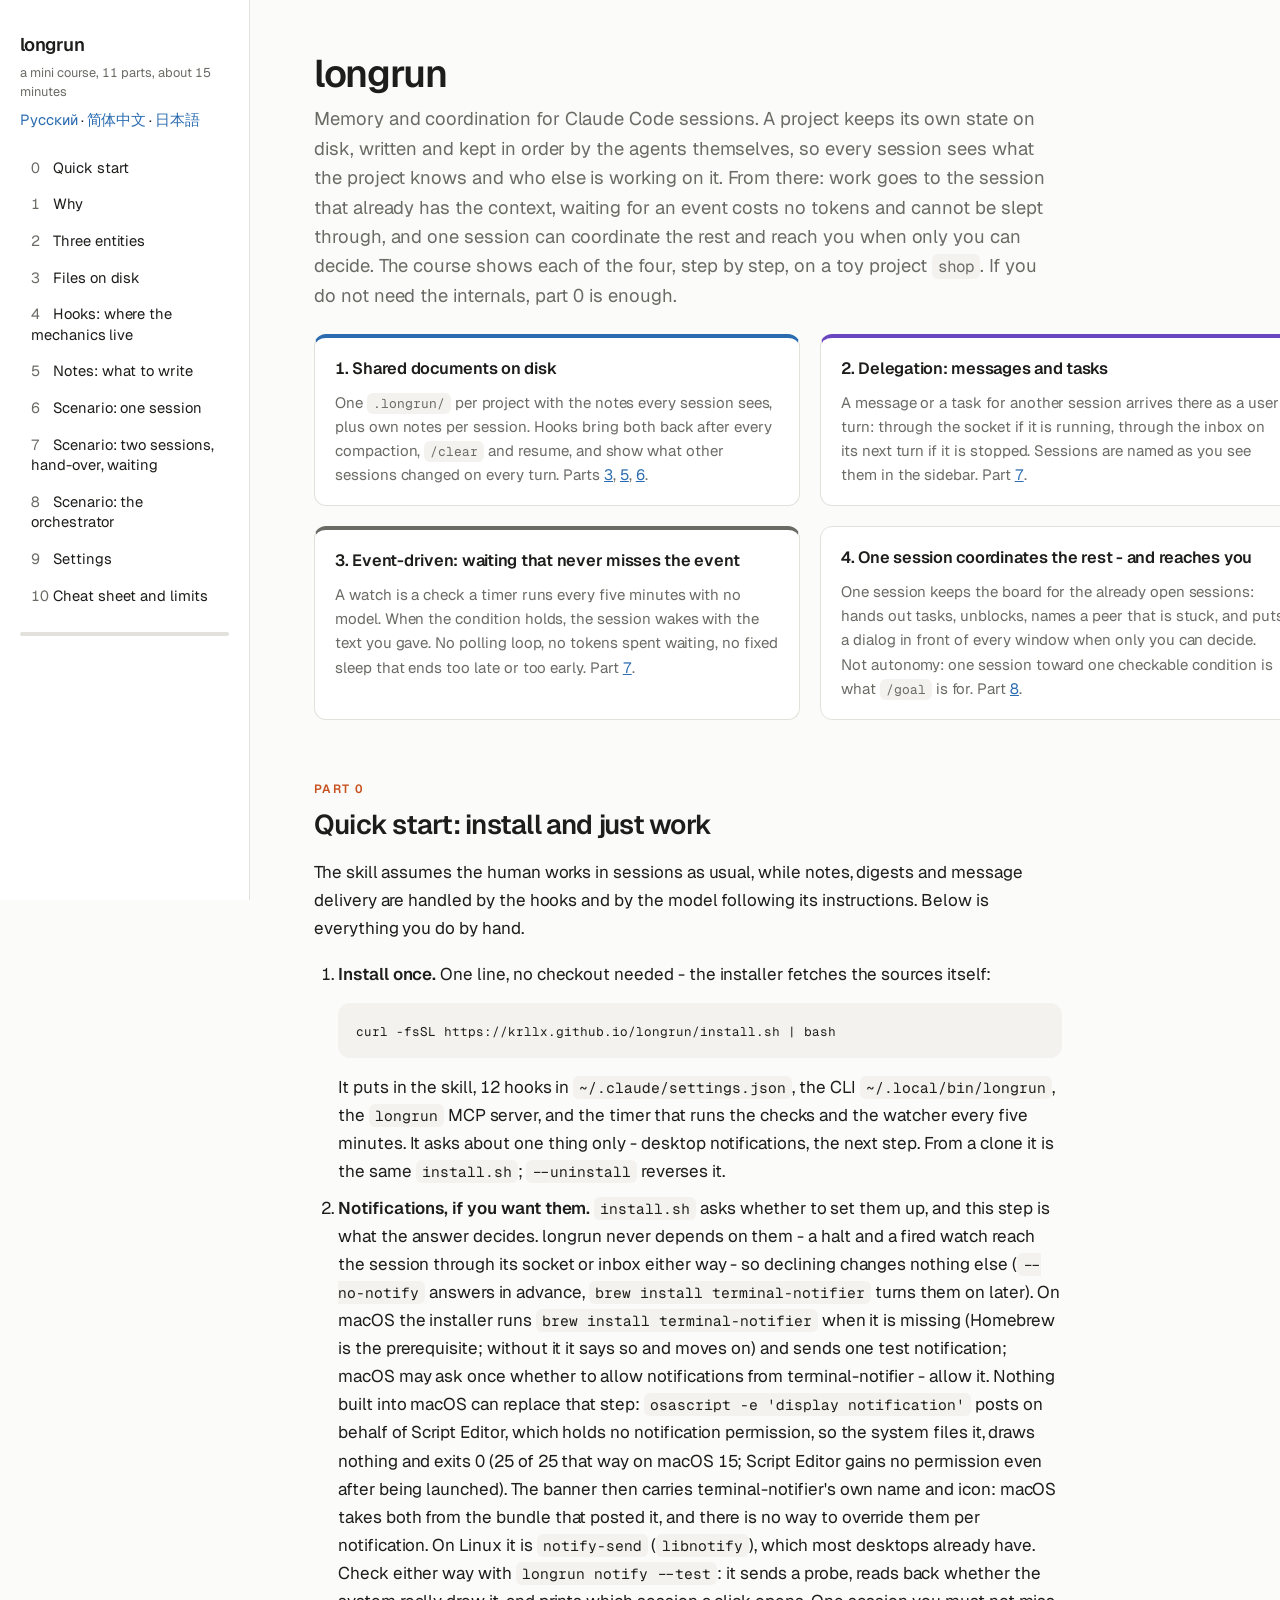
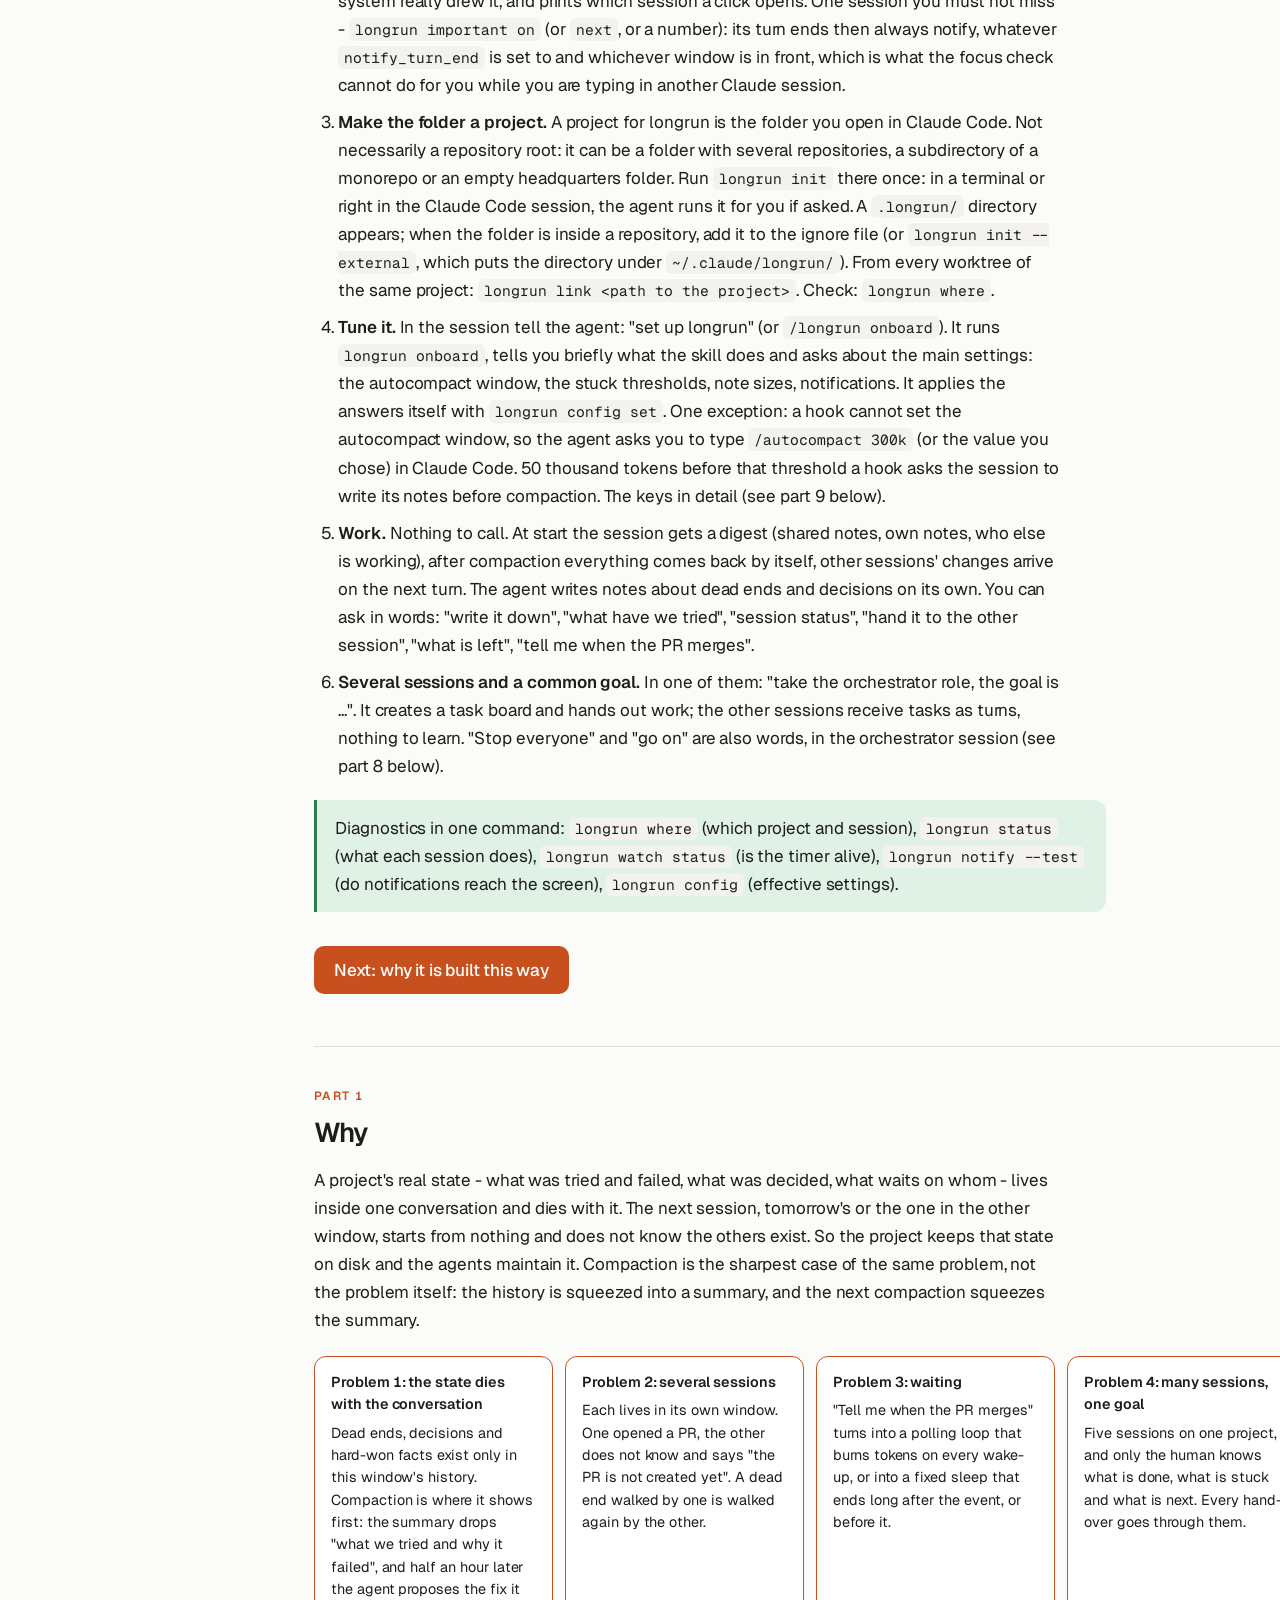
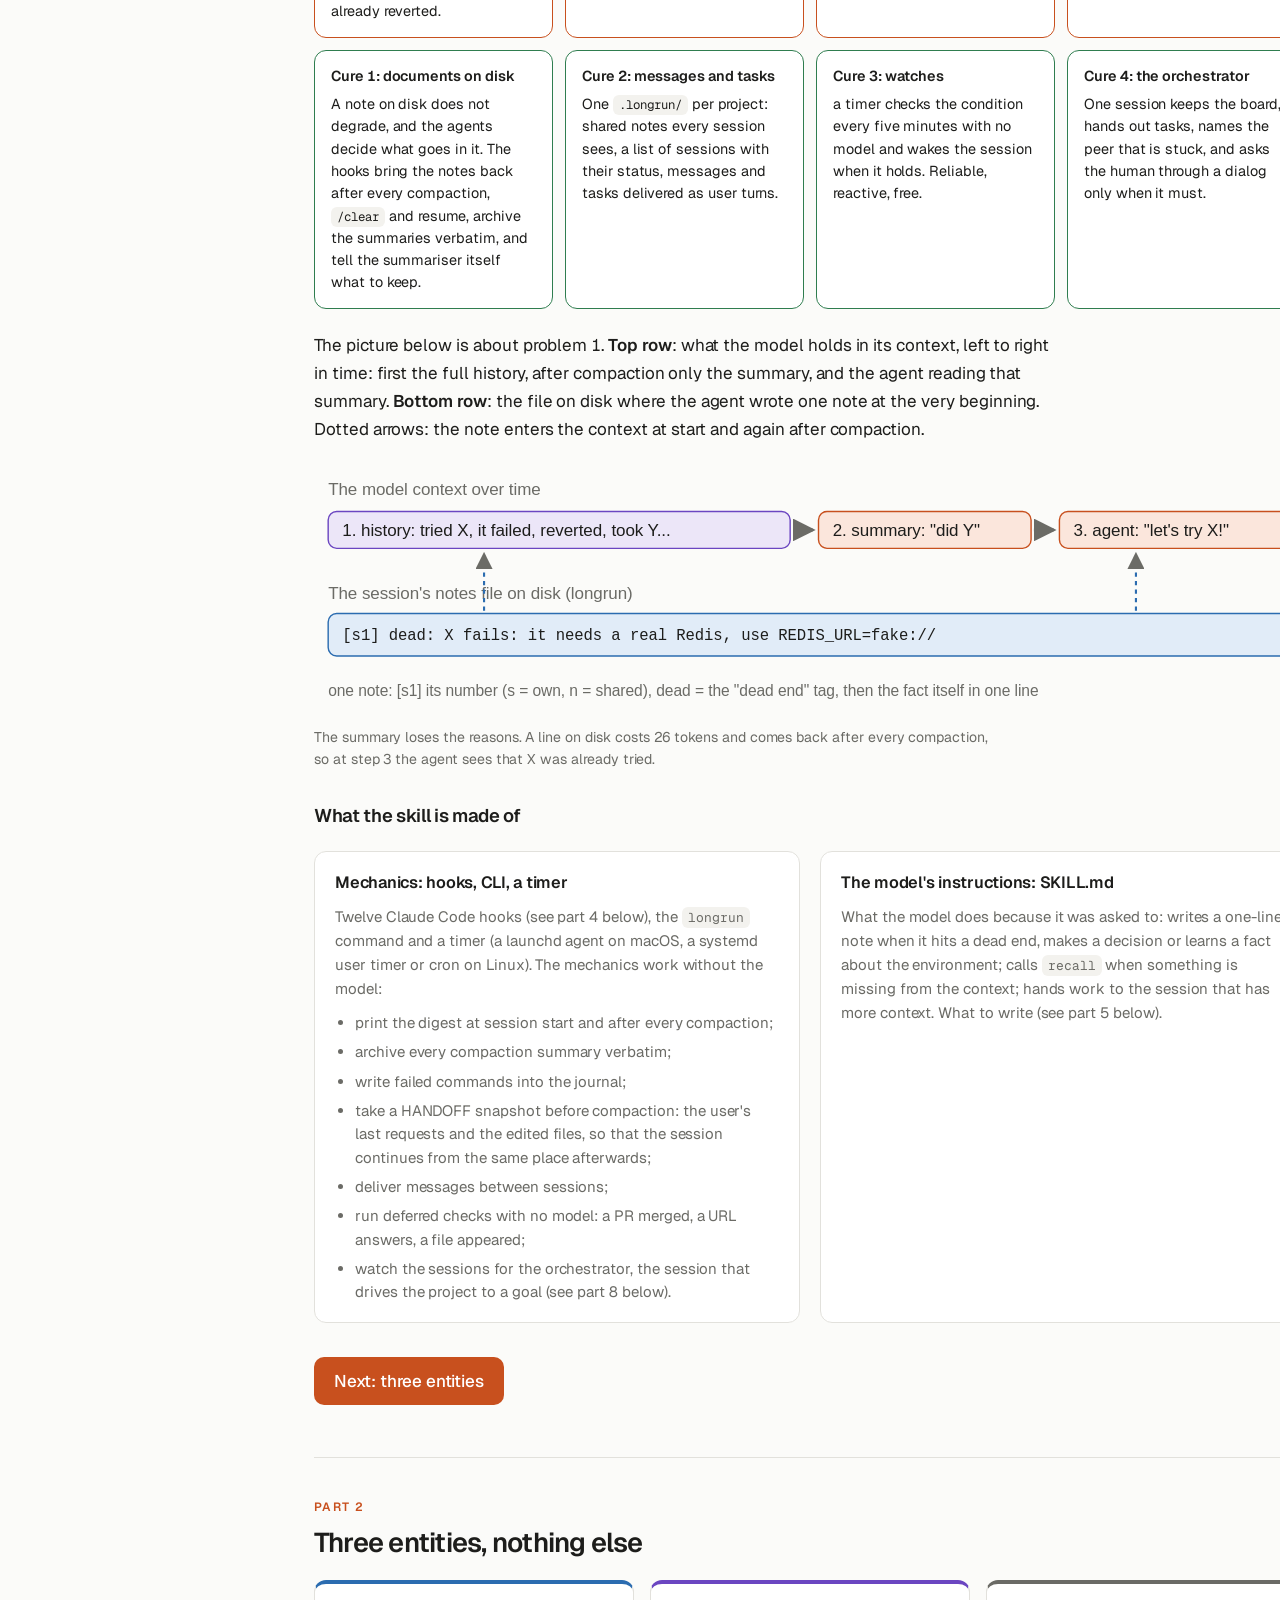
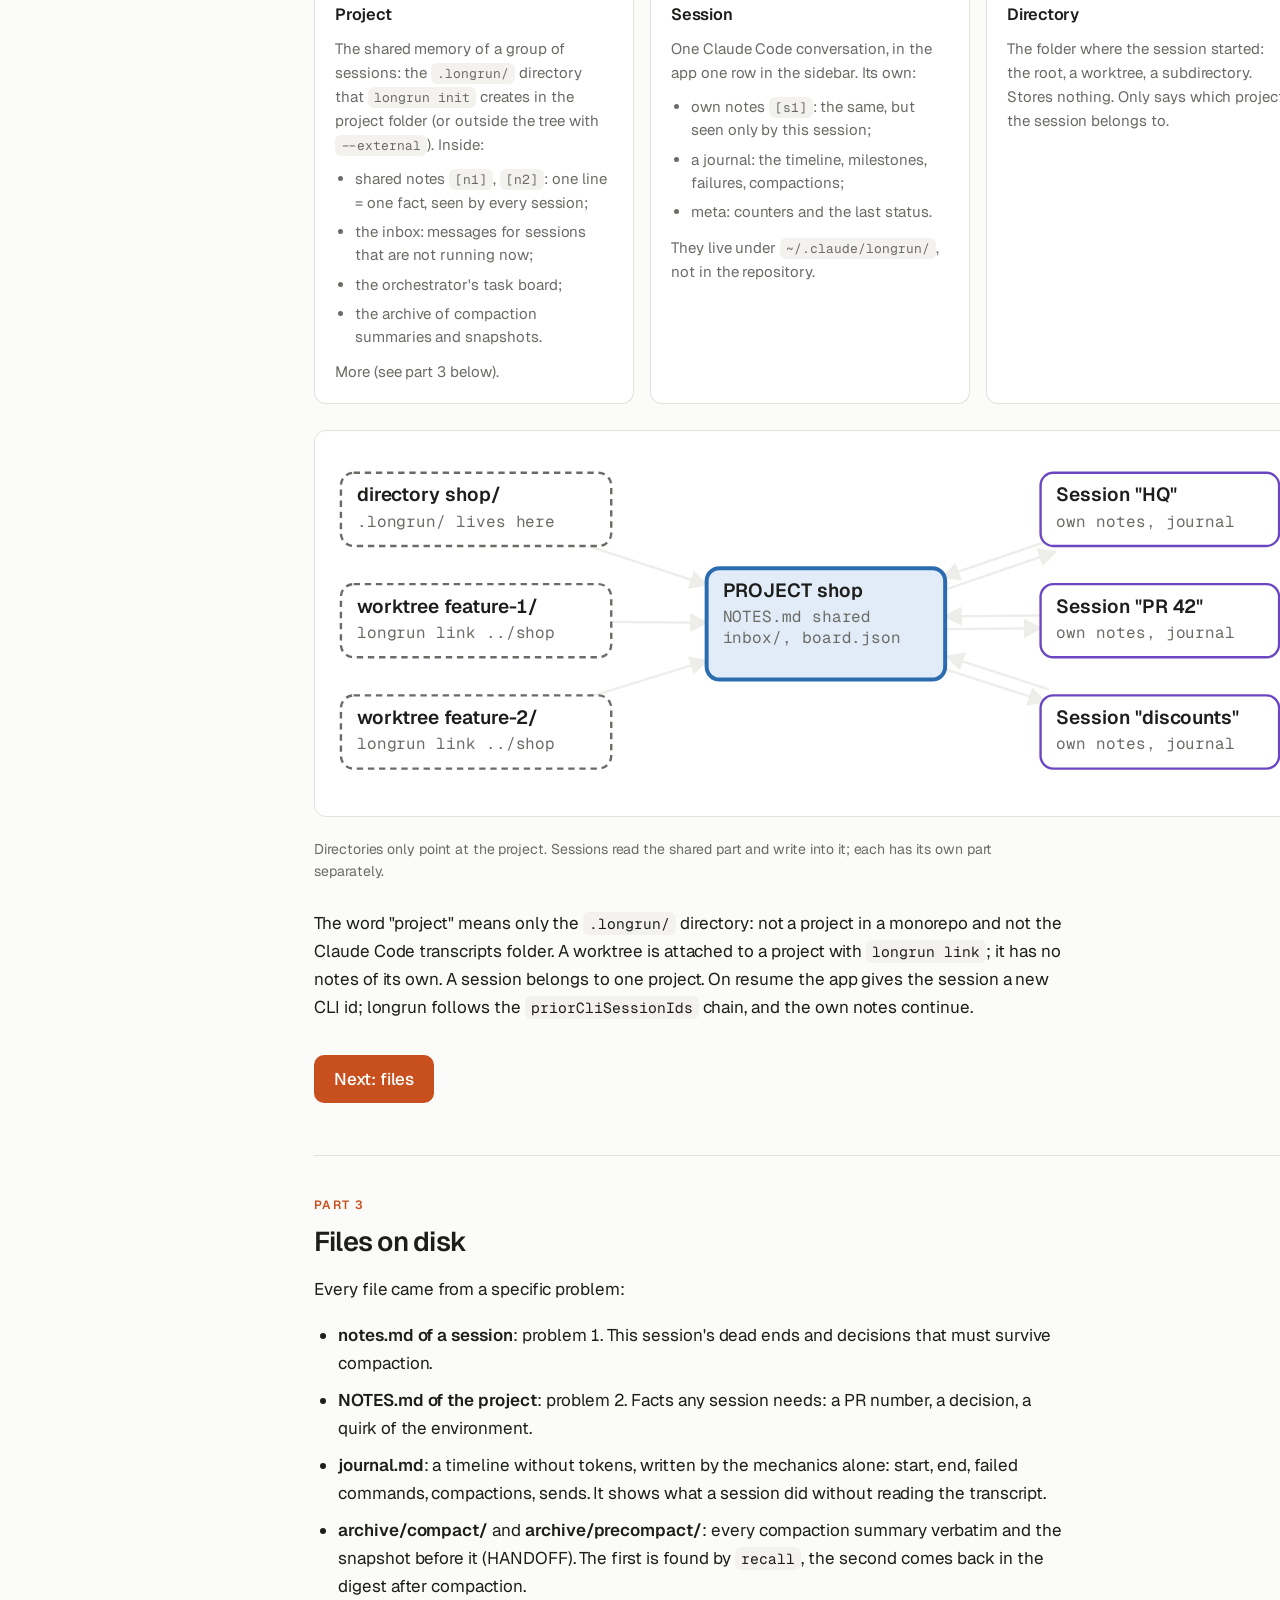
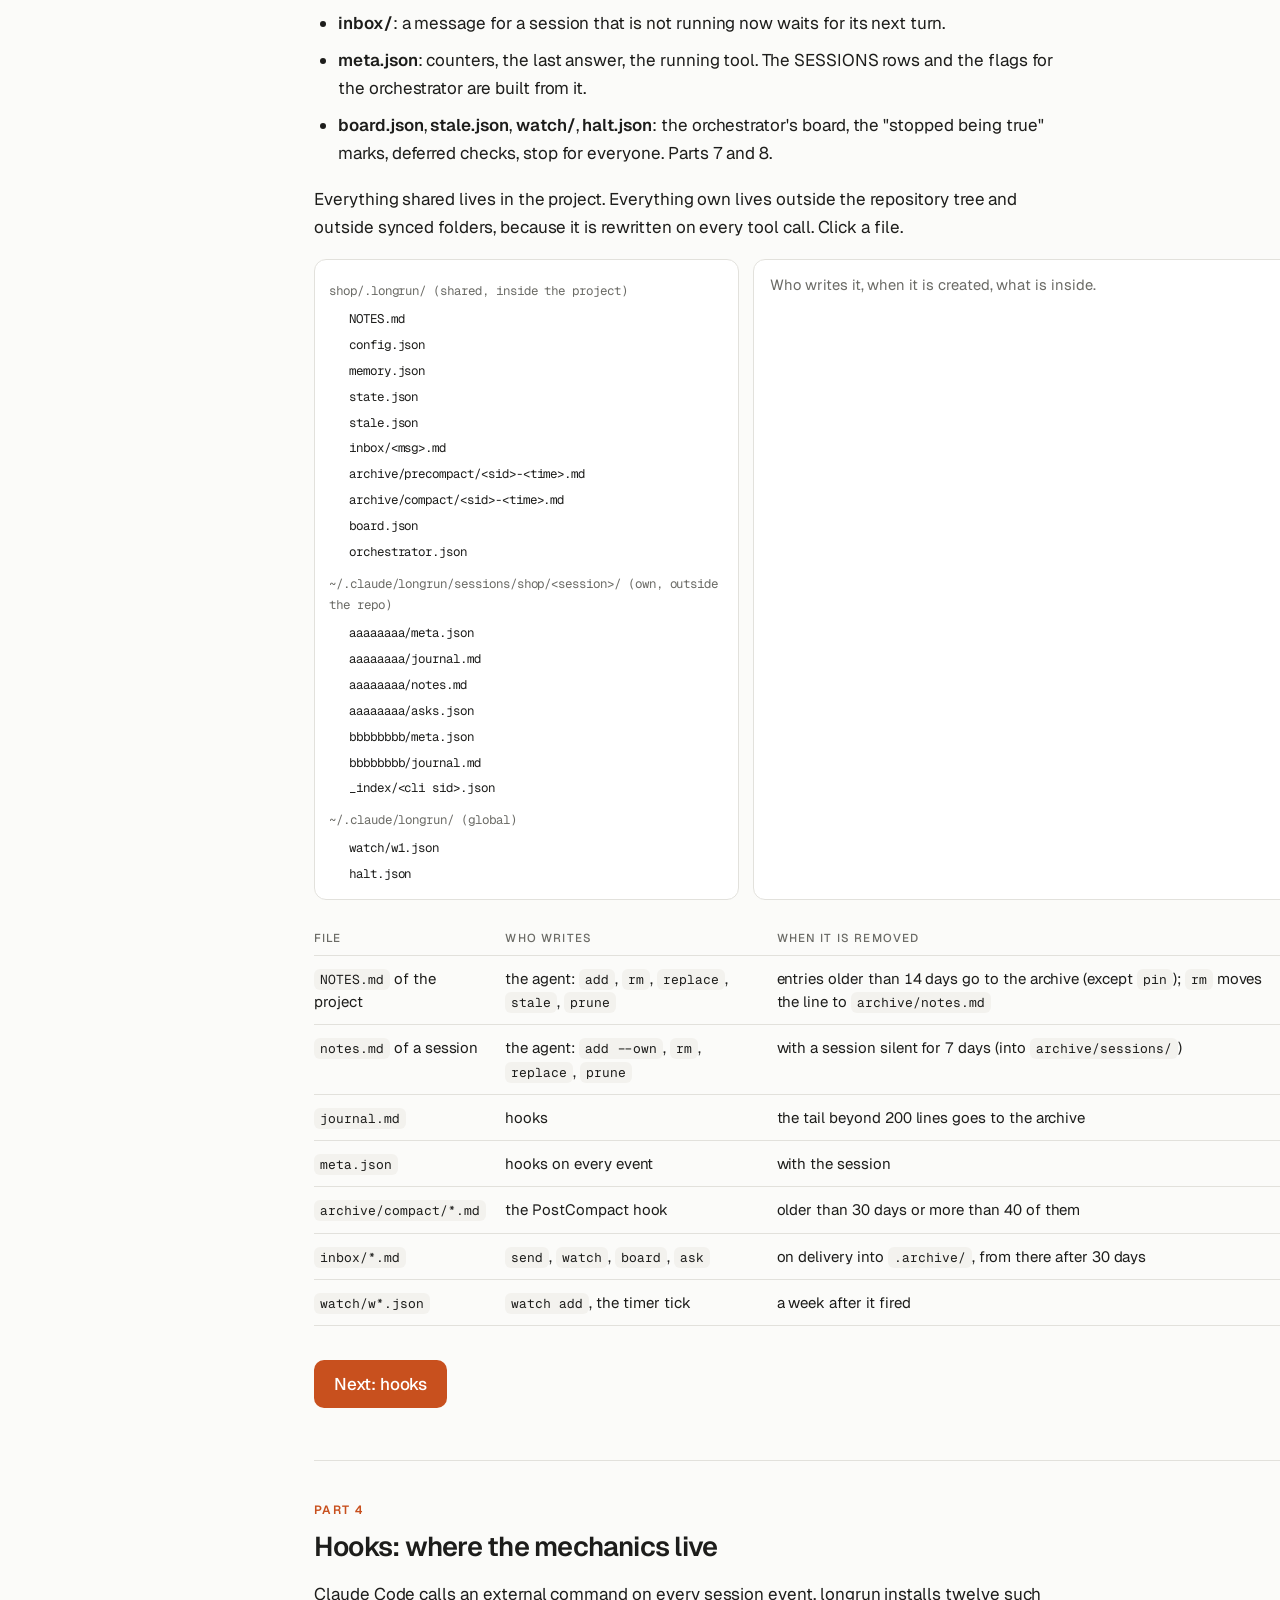
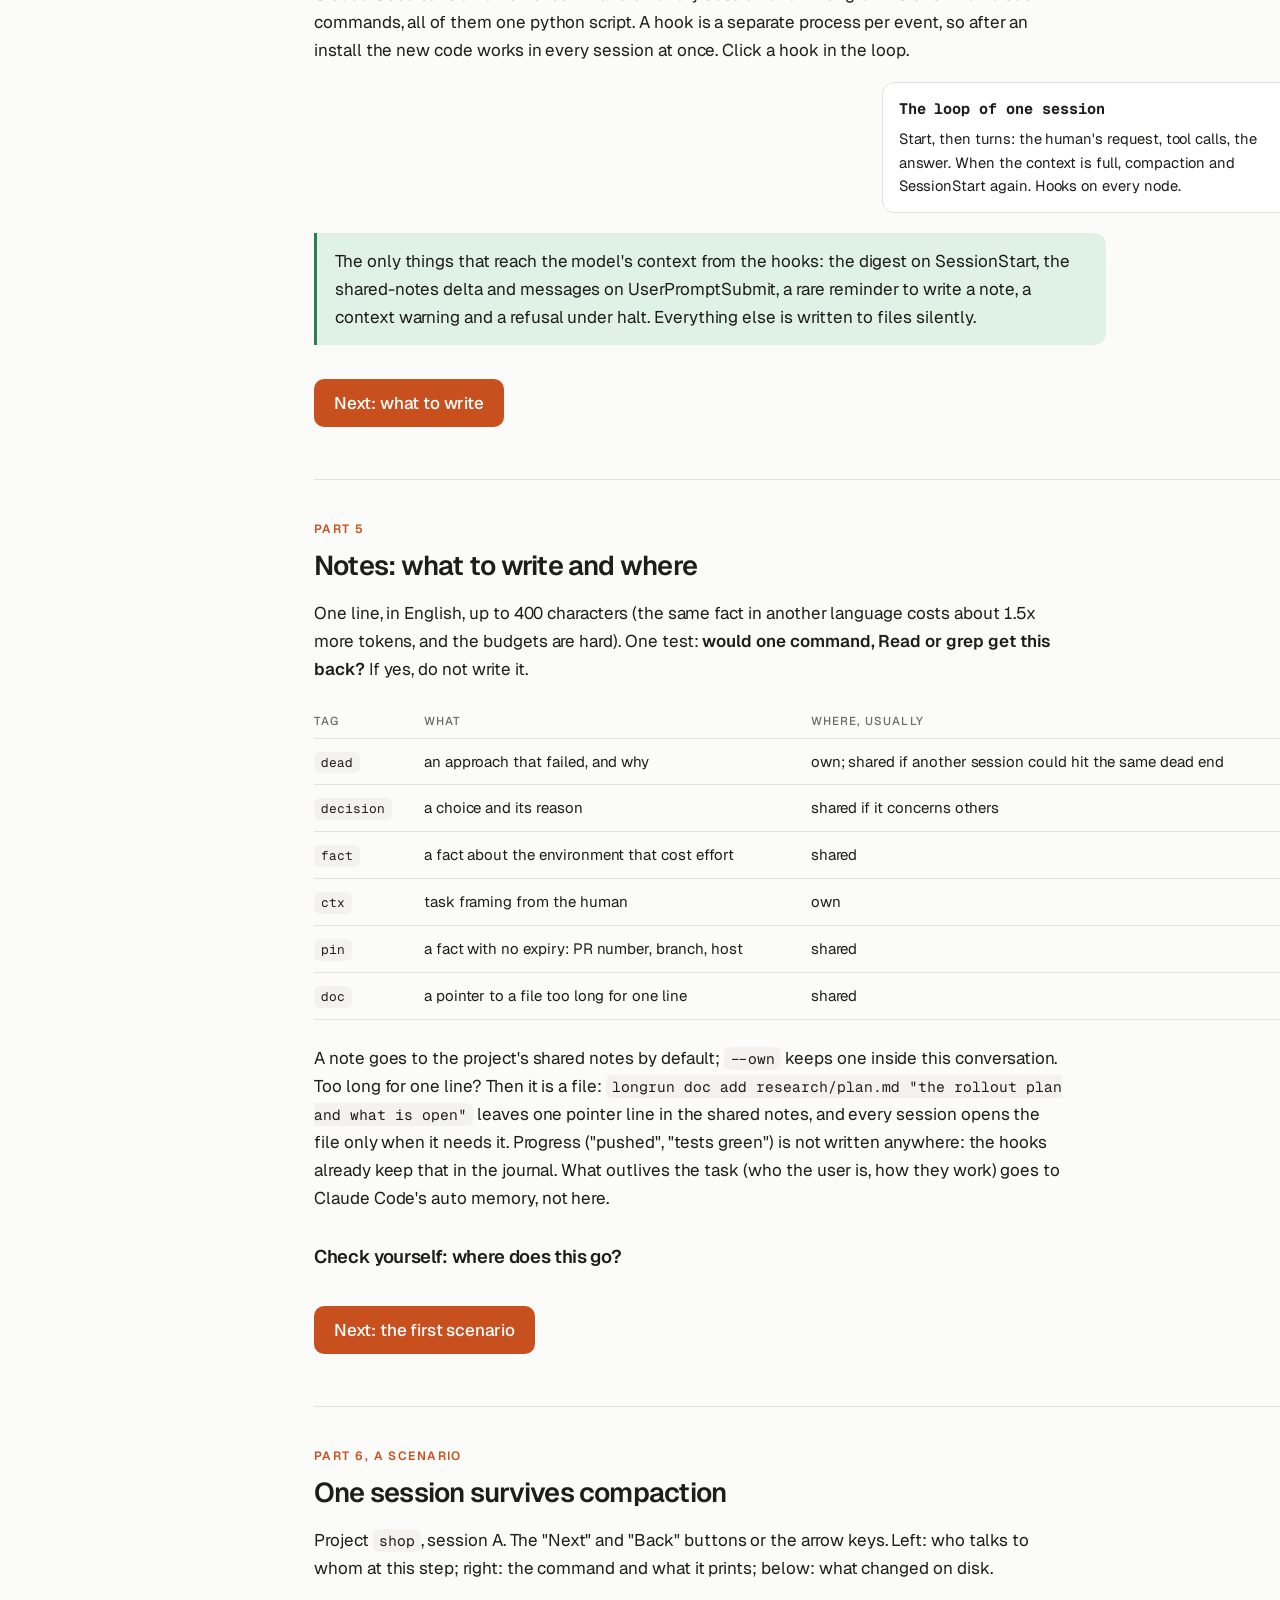
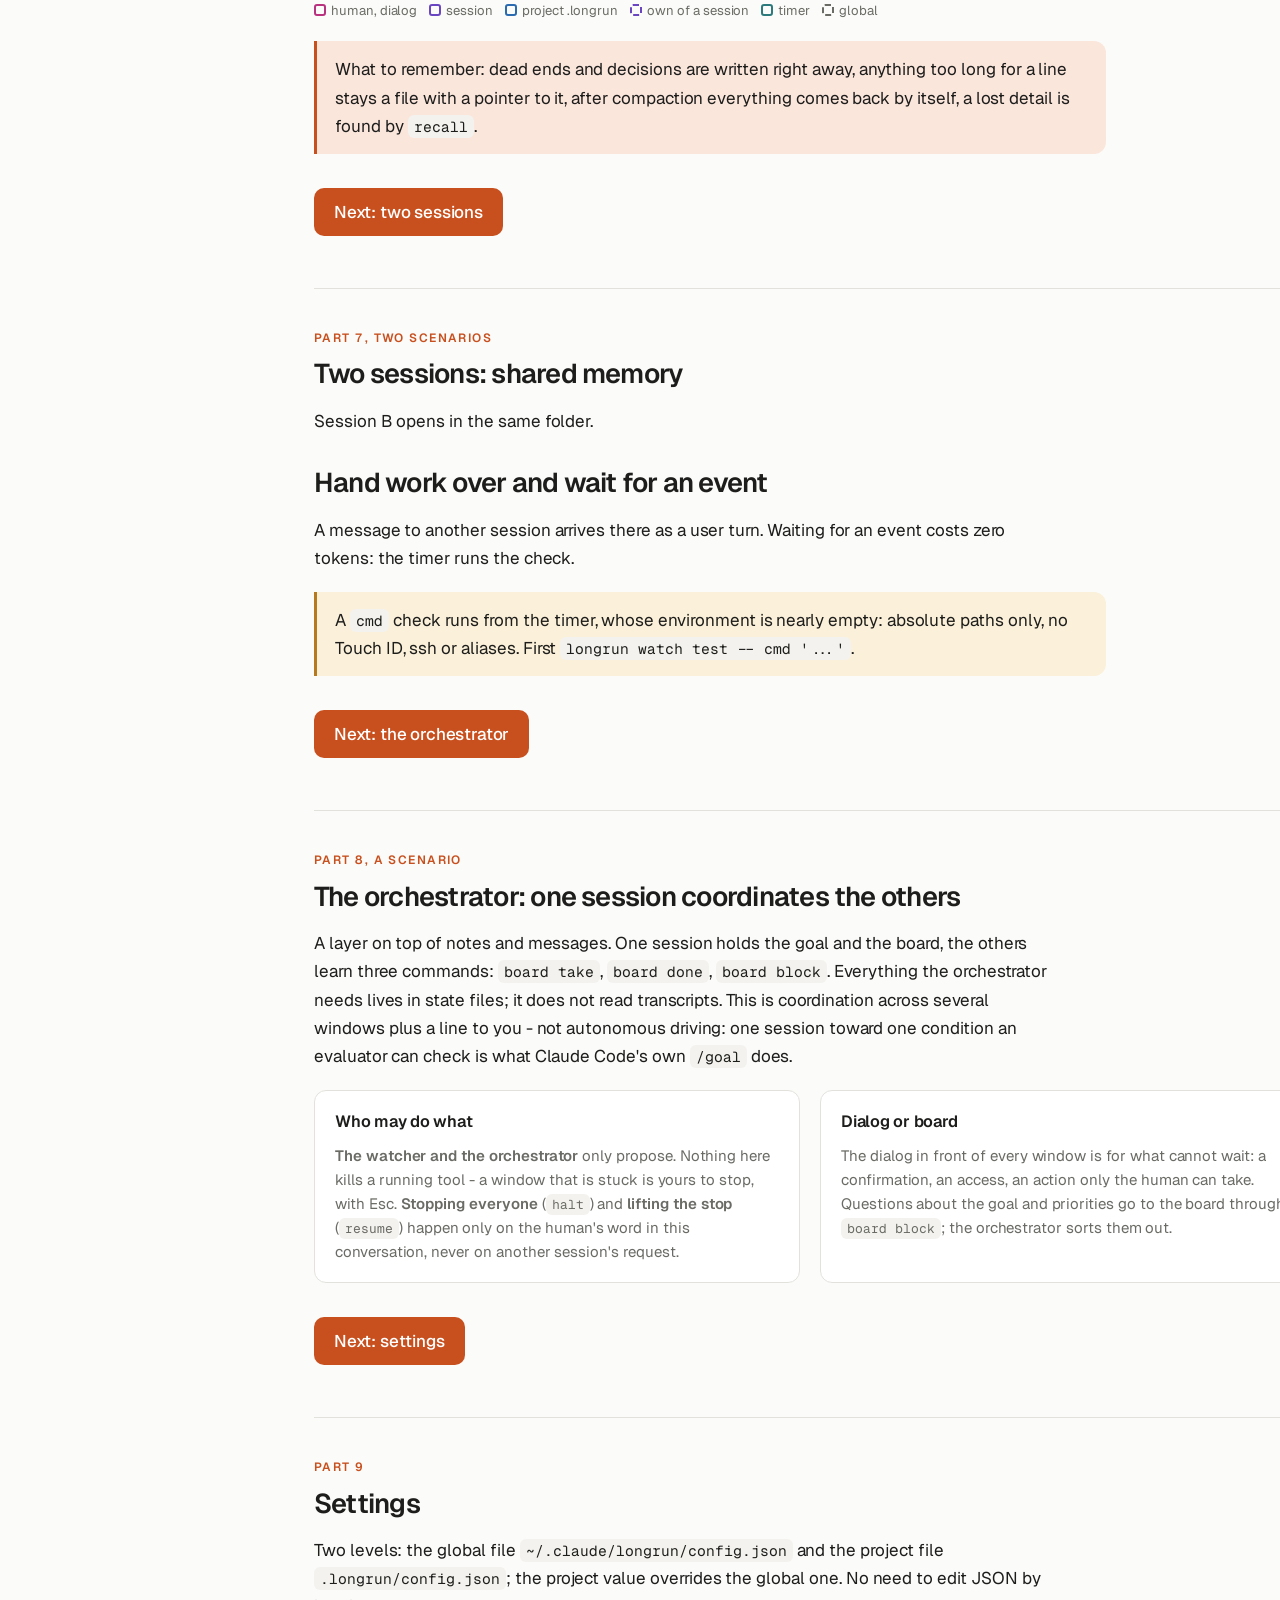
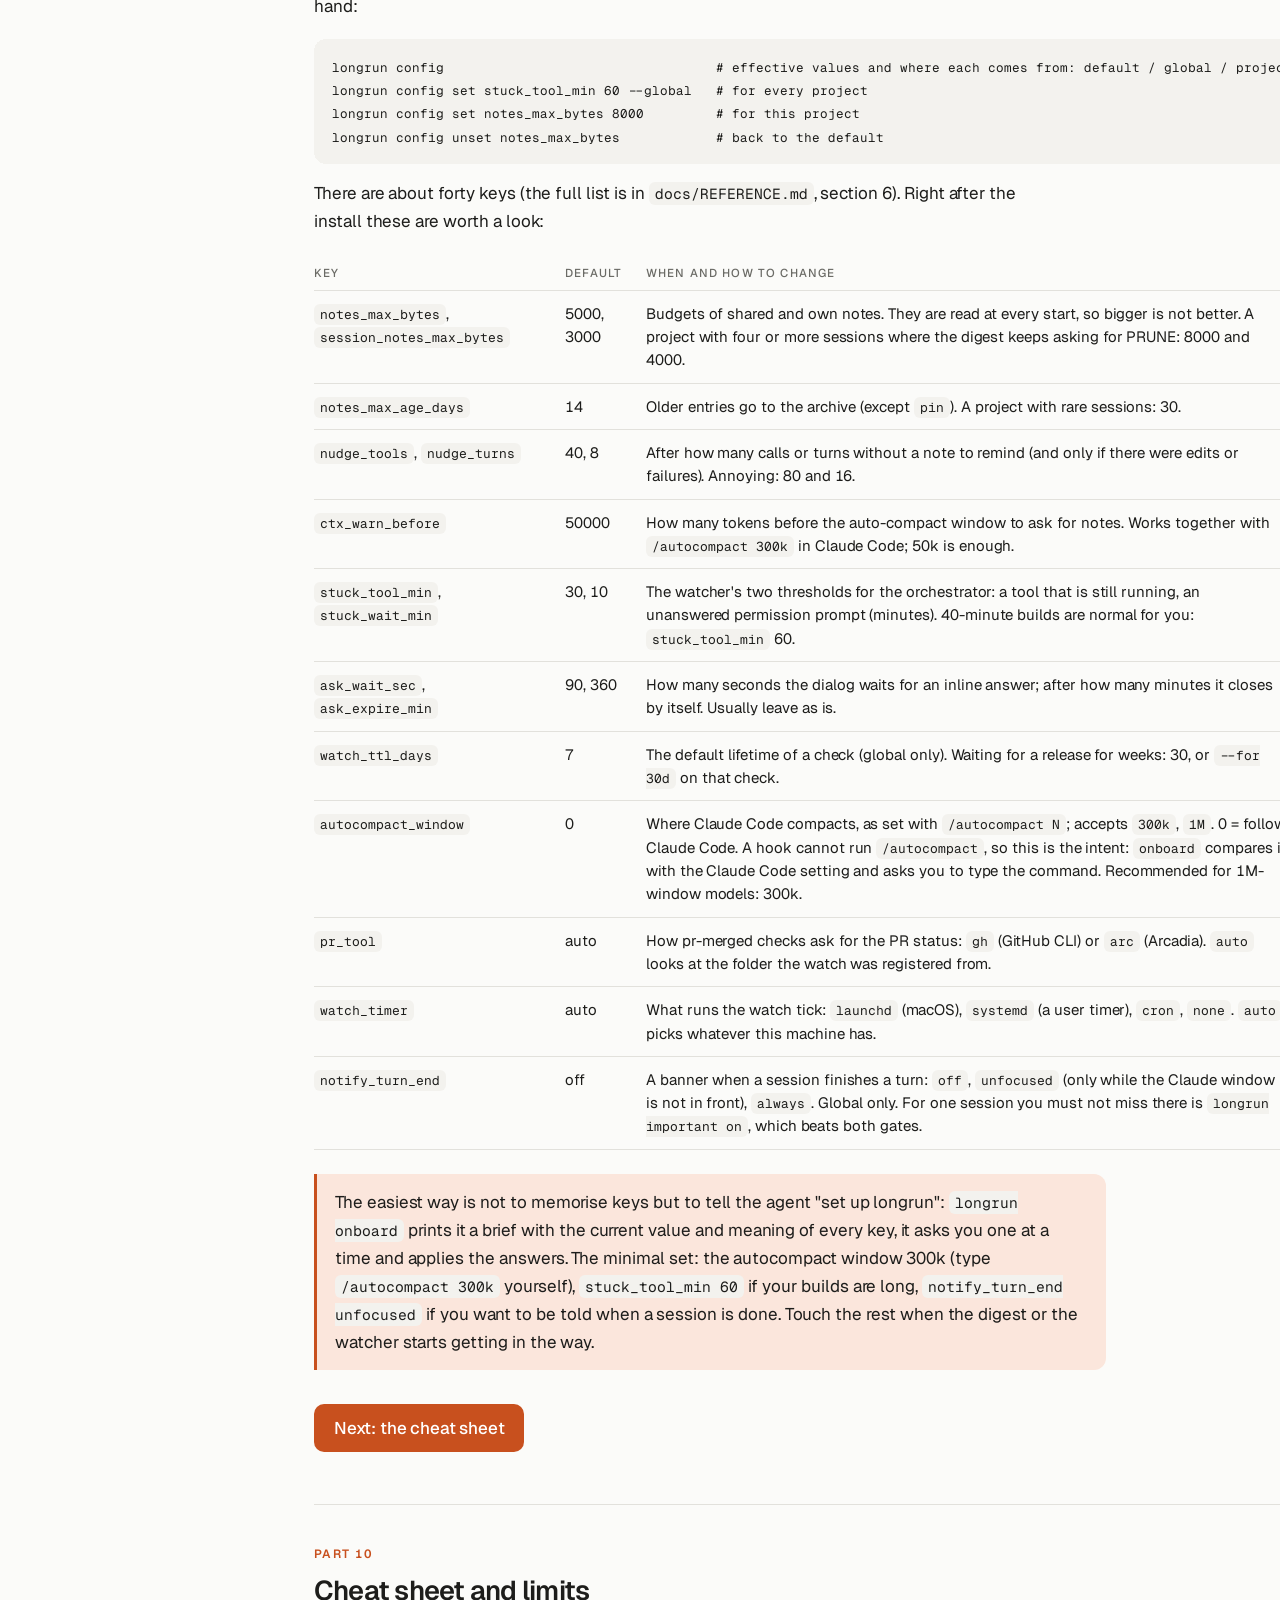
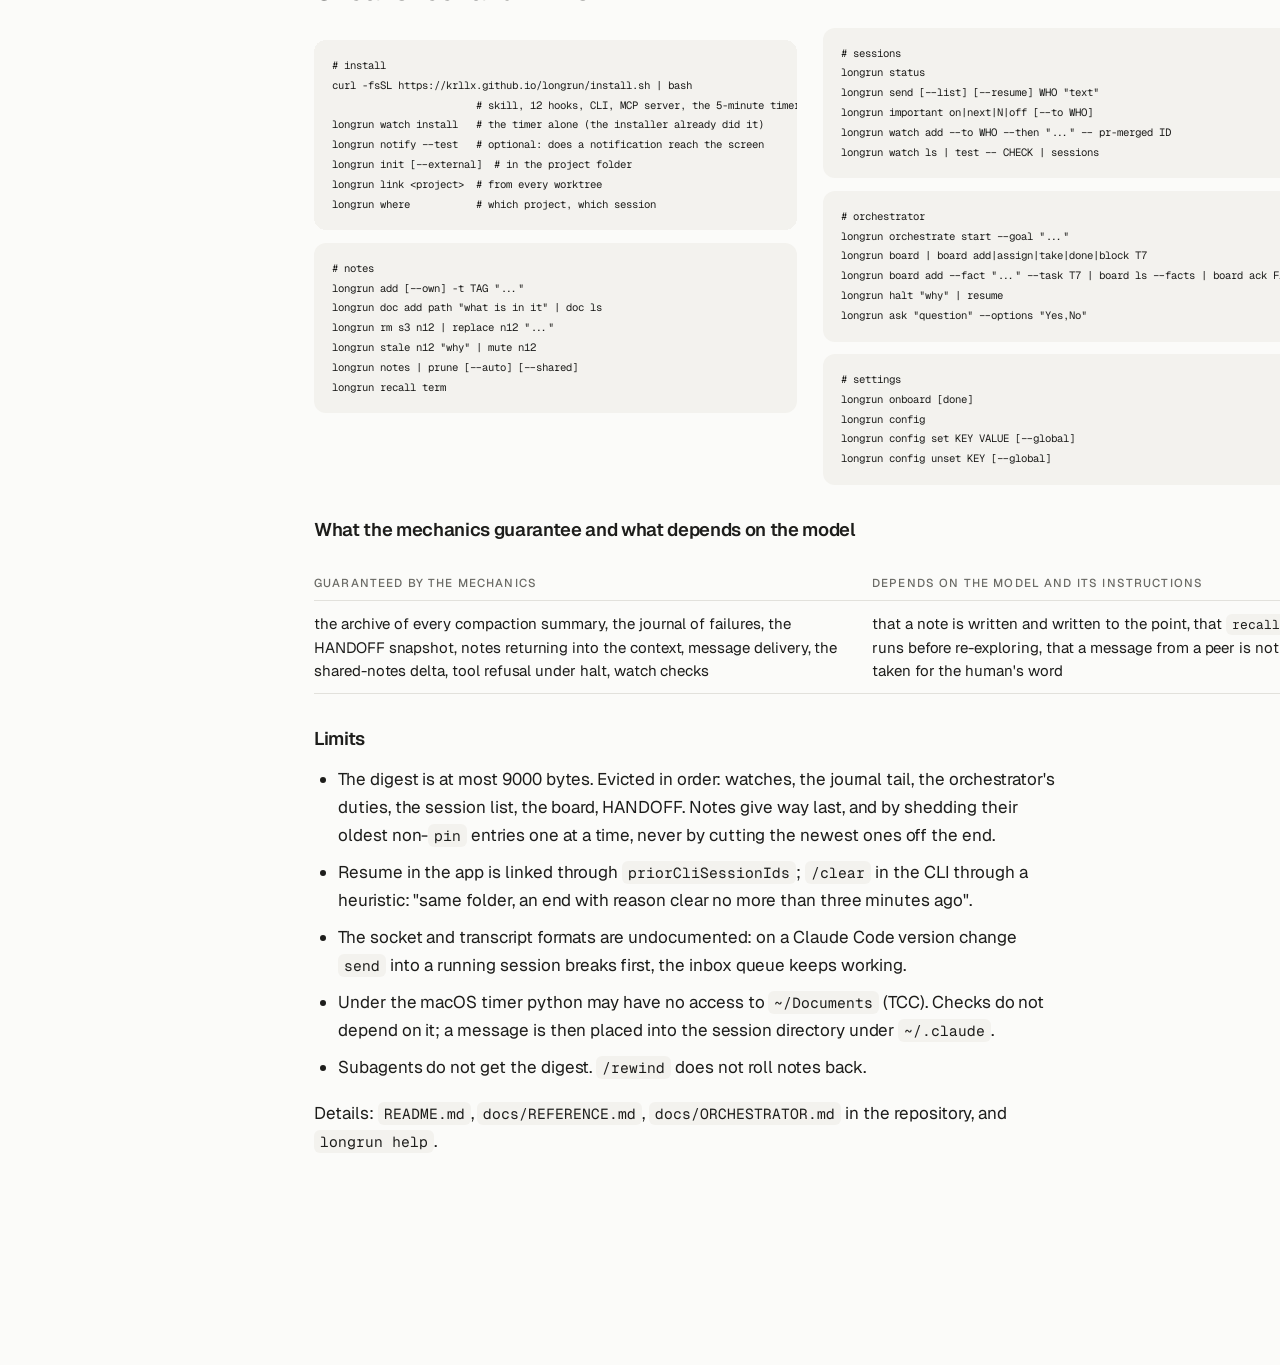
<file: course/index.html>
<!doctype html>
<html lang="en">
<head>
<meta charset="utf-8">
<meta name="viewport" content="width=device-width, initial-scale=1">
<title>longrun: a mini course</title>
<link rel="preconnect" href="https://fonts.googleapis.com">
<link rel="preconnect" href="https://fonts.gstatic.com" crossorigin>
<link href="https://fonts.googleapis.com/css2?family=Geist:wght@300..700&family=Geist+Mono:wght@300..600&family=Inter:wght@300..700&display=swap" rel="stylesheet">
<link rel="stylesheet" href="style.css">
</head>
<body>
<div class="layout">
<nav class="side">
  <div class="brand">longrun <small>a mini course, 11 parts, about 15 minutes</small></div>
  <div class="lang"><a href="ru/">Русский</a> · <a href="zh-CN/">简体中文</a> · <a href="ja/">日本語</a></div>
  <ol>
    <li><a href="#l0"><span class="num">0</span>Quick start</a></li>
    <li><a href="#l1"><span class="num">1</span>Why</a></li>
    <li><a href="#l2"><span class="num">2</span>Three entities</a></li>
    <li><a href="#l3"><span class="num">3</span>Files on disk</a></li>
    <li><a href="#l4"><span class="num">4</span>Hooks: where the mechanics live</a></li>
    <li><a href="#l5"><span class="num">5</span>Notes: what to write</a></li>
    <li><a href="#l6"><span class="num">6</span>Scenario: one session</a></li>
    <li><a href="#l7"><span class="num">7</span>Scenario: two sessions, hand-over, waiting</a></li>
    <li><a href="#l8"><span class="num">8</span>Scenario: the orchestrator</a></li>
    <li><a href="#l9"><span class="num">9</span>Settings</a></li>
    <li><a href="#l10"><span class="num">10</span>Cheat sheet and limits</a></li>
  </ol>
  <div class="progress"><i></i></div>
</nav>
<main>

<h1>longrun</h1>
<p class="lead">Memory and coordination for Claude Code sessions. A project keeps its own state on disk, written and kept in order by the agents themselves, so every session sees what the project knows and who else is working on it. From there: work goes to the session that already has the context, waiting for an event costs no tokens and cannot be slept through, and one session can coordinate the rest and reach you when only you can decide. The course shows each of the four, step by step, on a toy project <code>shop</code>. If you do not need the internals, part 0 is enough.</p>
<div class="grid2">
  <div class="card project"><h4>1. Shared documents on disk</h4><p>One <code>.longrun/</code> per project with the notes every session sees, plus own notes per session. Hooks bring both back after every compaction, <code>/clear</code> and resume, and show what other sessions changed on every turn. Parts <a href="#l3">3</a>, <a href="#l5">5</a>, <a href="#l6">6</a>.</p></div>
  <div class="card session"><h4>2. Delegation: messages and tasks</h4><p>A message or a task for another session arrives there as a user turn: through the socket if it is running, through the inbox on its next turn if it is stopped. Sessions are named as you see them in the sidebar. Part <a href="#l7">7</a>.</p></div>
  <div class="card dir"><h4>3. Event-driven: waiting that never misses the event</h4><p>A watch is a check a timer runs every five minutes with no model. When the condition holds, the session wakes with the text you gave. No polling loop, no tokens spent waiting, no fixed sleep that ends too late or too early. Part <a href="#l7">7</a>.</p></div>
  <div class="card"><h4>4. One session coordinates the rest - and reaches you</h4><p>One session keeps the board for the already open sessions: hands out tasks, unblocks, names a peer that is stuck, and puts a dialog in front of every window when only you can decide. Not autonomy: one session toward one checkable condition is what <code>/goal</code> is for. Part <a href="#l8">8</a>.</p></div>
</div>

<section class="lesson" id="l0">
<div class="kicker">Part 0</div>
<h2>Quick start: install and just work</h2>
<p>The skill assumes the human works in sessions as usual, while notes, digests and message delivery are handled by the hooks and by the model following its instructions. Below is everything you do by hand.</p>
<ol>
<li><b>Install once.</b> One line, no checkout needed - the installer fetches the sources itself:
<pre><code>curl -fsSL https://krllx.github.io/longrun/install.sh | bash</code></pre>
It puts in the skill, 12 hooks in <code>~/.claude/settings.json</code>, the CLI <code>~/.local/bin/longrun</code>, the <code>longrun</code> MCP server, and the timer that runs the checks and the watcher every five minutes. It asks about one thing only - desktop notifications, the next step. From a clone it is the same <code>install.sh</code>; <code>--uninstall</code> reverses it.</li>
<li><b>Notifications, if you want them.</b> <code>install.sh</code> asks whether to set them up, and this step is what the answer decides. longrun never depends on them - a halt and a fired watch reach the session through its socket or inbox either way - so declining changes nothing else (<code>--no-notify</code> answers in advance, <code>brew install terminal-notifier</code> turns them on later). On macOS the installer runs <code>brew install terminal-notifier</code> when it is missing (Homebrew is the prerequisite; without it it says so and moves on) and sends one test notification; macOS may ask once whether to allow notifications from terminal-notifier - allow it. Nothing built into macOS can replace that step: <code>osascript -e 'display notification'</code> posts on behalf of Script Editor, which holds no notification permission, so the system files it, draws nothing and exits 0 (25 of 25 that way on macOS 15; Script Editor gains no permission even after being launched). The banner then carries terminal-notifier's own name and icon: macOS takes both from the bundle that posted it, and there is no way to override them per notification. On Linux it is <code>notify-send</code> (<code>libnotify</code>), which most desktops already have. Check either way with <code>longrun notify --test</code>: it sends a probe, reads back whether the system really drew it, and prints which session a click opens. One session you must not miss - <code>longrun important on</code> (or <code>next</code>, or a number): its turn ends then always notify, whatever <code>notify_turn_end</code> is set to and whichever window is in front, which is what the focus check cannot do for you while you are typing in another Claude session.</li>
<li><b>Make the folder a project.</b> A project for longrun is the folder you open in Claude Code. Not necessarily a repository root: it can be a folder with several repositories, a subdirectory of a monorepo or an empty headquarters folder. Run <code>longrun init</code> there once: in a terminal or right in the Claude Code session, the agent runs it for you if asked. A <code>.longrun/</code> directory appears; when the folder is inside a repository, add it to the ignore file (or <code>longrun init --external</code>, which puts the directory under <code>~/.claude/longrun/</code>). From every worktree of the same project: <code>longrun link &lt;path to the project&gt;</code>. Check: <code>longrun where</code>.</li>
<li><b>Tune it.</b> In the session tell the agent: "set up longrun" (or <code>/longrun onboard</code>). It runs <code>longrun onboard</code>, tells you briefly what the skill does and asks about the main settings: the autocompact window, the stuck thresholds, note sizes, notifications. It applies the answers itself with <code>longrun config set</code>. One exception: a hook cannot set the autocompact window, so the agent asks you to type <code>/autocompact 300k</code> (or the value you chose) in Claude Code. 50 thousand tokens before that threshold a hook asks the session to write its notes before compaction. The keys in detail (see part 9 below).</li>
<li><b>Work.</b> Nothing to call. At start the session gets a digest (shared notes, own notes, who else is working), after compaction everything comes back by itself, other sessions' changes arrive on the next turn. The agent writes notes about dead ends and decisions on its own. You can ask in words: "write it down", "what have we tried", "session status", "hand it to the other session", "what is left", "tell me when the PR merges".</li>
<li><b>Several sessions and a common goal.</b> In one of them: "take the orchestrator role, the goal is ...". It creates a task board and hands out work; the other sessions receive tasks as turns, nothing to learn. "Stop everyone" and "go on" are also words, in the orchestrator session (see part 8 below).</li>
</ol>
<div class="callout ok">Diagnostics in one command: <code>longrun where</code> (which project and session), <code>longrun status</code> (what each session does), <code>longrun watch status</code> (is the timer alive), <code>longrun notify --test</code> (do notifications reach the screen), <code>longrun config</code> (effective settings).</div>
<div class="next"><a href="#l1">Next: why it is built this way</a></div>
</section>

<section class="lesson" id="l1">
<div class="kicker">Part 1</div>
<h2>Why</h2>
<p>A project's real state - what was tried and failed, what was decided, what waits on whom - lives inside one conversation and dies with it. The next session, tomorrow's or the one in the other window, starts from nothing and does not know the others exist. So the project keeps that state on disk and the agents maintain it. Compaction is the sharpest case of the same problem, not the problem itself: the history is squeezed into a summary, and the next compaction squeezes the summary.</p>
<div class="stripe">
  <div class="s bad"><b>Problem 1: the state dies with the conversation</b>Dead ends, decisions and hard-won facts exist only in this window's history. Compaction is where it shows first: the summary drops "what we tried and why it failed", and half an hour later the agent proposes the fix it already reverted.</div>
  <div class="s bad"><b>Problem 2: several sessions</b>Each lives in its own window. One opened a PR, the other does not know and says "the PR is not created yet". A dead end walked by one is walked again by the other.</div>
  <div class="s bad"><b>Problem 3: waiting</b>"Tell me when the PR merges" turns into a polling loop that burns tokens on every wake-up, or into a fixed sleep that ends long after the event, or before it.</div>
  <div class="s bad"><b>Problem 4: many sessions, one goal</b>Five sessions on one project, and only the human knows what is done, what is stuck and what is next. Every hand-over goes through them.</div>
  <div class="s good"><b>Cure 1: documents on disk</b>A note on disk does not degrade, and the agents decide what goes in it. The hooks bring the notes back after every compaction, <code>/clear</code> and resume, archive the summaries verbatim, and tell the summariser itself what to keep.</div>
  <div class="s good"><b>Cure 2: messages and tasks</b>One <code>.longrun/</code> per project: shared notes every session sees, a list of sessions with their status, messages and tasks delivered as user turns.</div>
  <div class="s good"><b>Cure 3: watches</b>a timer checks the condition every five minutes with no model and wakes the session when it holds. Reliable, reactive, free.</div>
  <div class="s good"><b>Cure 4: the orchestrator</b>One session keeps the board, hands out tasks, names the peer that is stuck, and asks the human through a dialog only when it must.</div>
</div>
<p>The picture below is about problem 1. <b>Top row</b>: what the model holds in its context, left to right in time: first the full history, after compaction only the summary, and the agent reading that summary. <b>Bottom row</b>: the file on disk where the agent wrote one note at the very beginning. Dotted arrows: the note enters the context at start and again after compaction.</p>
<figure>
<svg viewBox="0 0 700 175" xmlns="http://www.w3.org/2000/svg" font-family="-apple-system, Segoe UI, sans-serif" font-size="12">
  <text x="10" y="18" fill="var(--muted)">The model context over time</text>
  <rect x="10" y="30" width="326" height="26" rx="6" fill="var(--session-soft)" stroke="var(--session)"/>
  <text x="20" y="47" fill="var(--fg)">1. history: tried X, it failed, reverted, took Y...</text>
  <path d="M338,43 L352,43" stroke="var(--muted)" stroke-width="2" marker-end="url(#a1)"/>
  <rect x="356" y="30" width="150" height="26" rx="6" fill="var(--accent-soft)" stroke="var(--accent)"/>
  <text x="366" y="47" fill="var(--fg)">2. summary: "did Y"</text>
  <path d="M508,43 L522,43" stroke="var(--muted)" stroke-width="2" marker-end="url(#a1)"/>
  <rect x="526" y="30" width="164" height="26" rx="6" fill="var(--accent-soft)" stroke="var(--accent)"/>
  <text x="536" y="47" fill="var(--fg)">3. agent: "let's try X!"</text>
  <text x="10" y="92" fill="var(--muted)">The session's notes file on disk (longrun)</text>
  <rect x="10" y="102" width="680" height="30" rx="6" fill="var(--project-soft)" stroke="var(--project)"/>
  <text x="20" y="121" fill="var(--fg)" font-family="ui-monospace, Menlo, monospace" font-size="11">[s1] dead: X fails: it needs a real Redis, use REDIS_URL=fake://</text>
  <text x="10" y="160" fill="var(--muted)" font-size="11">one note: [s1] its number (s = own, n = shared), dead = the "dead end" tag, then the fact itself in one line</text>
  <path d="M120,100 L120,60" stroke="var(--project)" stroke-width="1.5" stroke-dasharray="3 3" marker-end="url(#a1)"/>
  <path d="M580,100 L580,60" stroke="var(--project)" stroke-width="1.5" stroke-dasharray="3 3" marker-end="url(#a1)"/>
  <defs><marker id="a1" markerWidth="8" markerHeight="8" refX="7" refY="4" orient="auto"><path d="M0,0 L8,4 L0,8 z" fill="var(--muted)"/></marker></defs>
</svg>
<figcaption>The summary loses the reasons. A line on disk costs 26 tokens and comes back after every compaction, so at step 3 the agent sees that X was already tried.</figcaption>
</figure>
<h3>What the skill is made of</h3>
<div class="grid2">
  <div class="card"><h4>Mechanics: hooks, CLI, a timer</h4><p>Twelve Claude Code hooks (see part 4 below), the <code>longrun</code> command and a timer (a launchd agent on macOS, a systemd user timer or cron on Linux). The mechanics work without the model:</p>
  <ul>
  <li>print the digest at session start and after every compaction;</li>
  <li>archive every compaction summary verbatim;</li>
  <li>write failed commands into the journal;</li>
  <li>take a HANDOFF snapshot before compaction: the user's last requests and the edited files, so that the session continues from the same place afterwards;</li>
  <li>deliver messages between sessions;</li>
  <li>run deferred checks with no model: a PR merged, a URL answers, a file appeared;</li>
  <li>watch the sessions for the orchestrator, the session that drives the project to a goal (see part 8 below).</li>
  </ul></div>
  <div class="card"><h4>The model's instructions: SKILL.md</h4><p>What the model does because it was asked to: writes a one-line note when it hits a dead end, makes a decision or learns a fact about the environment; calls <code>recall</code> when something is missing from the context; hands work to the session that has more context. What to write (see part 5 below).</p></div>
</div>
<div class="next"><a href="#l2">Next: three entities</a></div>
</section>

<section class="lesson" id="l2">
<div class="kicker">Part 2</div>
<h2>Three entities, nothing else</h2>
<div class="grid3">
  <div class="card project"><h4>Project</h4><p>The shared memory of a group of sessions: the <code>.longrun/</code> directory that <code>longrun init</code> creates in the project folder (or outside the tree with <code>--external</code>). Inside:</p>
  <ul>
  <li>shared notes <code>[n1]</code>, <code>[n2]</code>: one line = one fact, seen by every session;</li>
  <li>the inbox: messages for sessions that are not running now;</li>
  <li>the orchestrator's task board;</li>
  <li>the archive of compaction summaries and snapshots.</li>
  </ul><p>More (see part 3 below).</p></div>
  <div class="card session"><h4>Session</h4><p>One Claude Code conversation, in the app one row in the sidebar. Its own:</p>
  <ul>
  <li>own notes <code>[s1]</code>: the same, but seen only by this session;</li>
  <li>a journal: the timeline, milestones, failures, compactions;</li>
  <li>meta: counters and the last status.</li>
  </ul><p>They live under <code>~/.claude/longrun/</code>, not in the repository.</p></div>
  <div class="card dir"><h4>Directory</h4><p>The folder where the session started: the root, a worktree, a subdirectory. Stores nothing. Only says which project the session belongs to.</p></div>
</div>
<figure id="fig-entities"></figure>
<p>The word "project" means only the <code>.longrun/</code> directory: not a project in a monorepo and not the Claude Code transcripts folder. A worktree is attached to a project with <code>longrun link</code>; it has no notes of its own. A session belongs to one project. On resume the app gives the session a new CLI id; longrun follows the <code>priorCliSessionIds</code> chain, and the own notes continue.</p>
<div class="next"><a href="#l3">Next: files</a></div>
</section>

<section class="lesson" id="l3">
<div class="kicker">Part 3</div>
<h2>Files on disk</h2>
<p>Every file came from a specific problem:</p>
<ul>
<li><b>notes.md of a session</b>: problem 1. This session's dead ends and decisions that must survive compaction.</li>
<li><b>NOTES.md of the project</b>: problem 2. Facts any session needs: a PR number, a decision, a quirk of the environment.</li>
<li><b>journal.md</b>: a timeline without tokens, written by the mechanics alone: start, end, failed commands, compactions, sends. It shows what a session did without reading the transcript.</li>
<li><b>archive/compact/</b> and <b>archive/precompact/</b>: every compaction summary verbatim and the snapshot before it (HANDOFF). The first is found by <code>recall</code>, the second comes back in the digest after compaction.</li>
<li><b>inbox/</b>: a message for a session that is not running now waits for its next turn.</li>
<li><b>meta.json</b>: counters, the last answer, the running tool. The SESSIONS rows and the flags for the orchestrator are built from it.</li>
<li><b>board.json</b>, <b>stale.json</b>, <b>watch/</b>, <b>halt.json</b>: the orchestrator's board, the "stopped being true" marks, deferred checks, stop for everyone. Parts 7 and 8.</li>
</ul>
<p>Everything shared lives in the project. Everything own lives outside the repository tree and outside synced folders, because it is rewritten on every tool call. Click a file.</p>
<div class="files"><div class="tree" id="tree-all"></div><div class="fileinfo" id="tree-all-info"><span style="color:var(--muted)">Who writes it, when it is created, what is inside.</span></div></div>
<table>
<tr><th>File</th><th>Who writes</th><th>When it is removed</th></tr>
<tr><td><code>NOTES.md</code> of the project</td><td>the agent: <code>add</code>, <code>rm</code>, <code>replace</code>, <code>stale</code>, <code>prune</code></td><td>entries older than 14 days go to the archive (except <code>pin</code>); <code>rm</code> moves the line to <code>archive/notes.md</code></td></tr>
<tr><td><code>notes.md</code> of a session</td><td>the agent: <code>add --own</code>, <code>rm</code>, <code>replace</code>, <code>prune</code></td><td>with a session silent for 7 days (into <code>archive/sessions/</code>)</td></tr>
<tr><td><code>journal.md</code></td><td>hooks</td><td>the tail beyond 200 lines goes to the archive</td></tr>
<tr><td><code>meta.json</code></td><td>hooks on every event</td><td>with the session</td></tr>
<tr><td><code>archive/compact/*.md</code></td><td>the PostCompact hook</td><td>older than 30 days or more than 40 of them</td></tr>
<tr><td><code>inbox/*.md</code></td><td><code>send</code>, <code>watch</code>, <code>board</code>, <code>ask</code></td><td>on delivery into <code>.archive/</code>, from there after 30 days</td></tr>
<tr><td><code>watch/w*.json</code></td><td><code>watch add</code>, the timer tick</td><td>a week after it fired</td></tr>
</table>
<div class="next"><a href="#l4">Next: hooks</a></div>
</section>

<section class="lesson" id="l4">
<div class="kicker">Part 4</div>
<h2>Hooks: where the mechanics live</h2>
<p>Claude Code calls an external command on every session event. longrun installs twelve such commands, all of them one python script. A hook is a separate process per event, so after an install the new code works in every session at once. Click a hook in the loop.</p>
<div class="hooks"><div id="hookloop"></div><div class="hookinfo" id="hookinfo"><h4>The loop of one session</h4><div>Start, then turns: the human's request, tool calls, the answer. When the context is full, compaction and SessionStart again. Hooks on every node.</div></div></div>
<div class="callout ok">The only things that reach the model's context from the hooks: the digest on SessionStart, the shared-notes delta and messages on UserPromptSubmit, a rare reminder to write a note, a context warning and a refusal under halt. Everything else is written to files silently.</div>
<div class="next"><a href="#l5">Next: what to write</a></div>
</section>

<section class="lesson" id="l5">
<div class="kicker">Part 5</div>
<h2>Notes: what to write and where</h2>
<p>One line, in English, up to 400 characters (the same fact in another language costs about 1.5x more tokens, and the budgets are hard). One test: <b>would one command, Read or grep get this back?</b> If yes, do not write it.</p>
<table>
<tr><th>Tag</th><th>What</th><th>Where, usually</th></tr>
<tr><td><span class="tag">dead</span></td><td>an approach that failed, and why</td><td>own; shared if another session could hit the same dead end</td></tr>
<tr><td><span class="tag">decision</span></td><td>a choice and its reason</td><td>shared if it concerns others</td></tr>
<tr><td><span class="tag">fact</span></td><td>a fact about the environment that cost effort</td><td>shared</td></tr>
<tr><td><span class="tag">ctx</span></td><td>task framing from the human</td><td>own</td></tr>
<tr><td><span class="tag">pin</span></td><td>a fact with no expiry: PR number, branch, host</td><td>shared</td></tr>
<tr><td><span class="tag">doc</span></td><td>a pointer to a file too long for one line</td><td>shared</td></tr>
</table>
<p>A note goes to the project's shared notes by default; <code>--own</code> keeps one inside this conversation. Too long for one line? Then it is a file: <code>longrun doc add research/plan.md "the rollout plan and what is open"</code> leaves one pointer line in the shared notes, and every session opens the file only when it needs it. Progress ("pushed", "tests green") is not written anywhere: the hooks already keep that in the journal. What outlives the task (who the user is, how they work) goes to Claude Code's auto memory, not here.</p>
<h3>Check yourself: where does this go?</h3>
<div class="quiz" id="quiz"></div>
<div class="next"><a href="#l6">Next: the first scenario</a></div>
</section>

<section class="lesson" id="l6">
<div class="kicker">Part 6, a scenario</div>
<h2>One session survives compaction</h2>
<p>Project <code>shop</code>, session A. The "Next" and "Back" buttons or the arrow keys. Left: who talks to whom at this step; right: the command and what it prints; below: what changed on disk.</p>
<div class="legend"><span class="human"><i></i>human, dialog</span><span class="session"><i></i>session</span><span class="project"><i></i>project .longrun</span><span class="own"><i></i>own of a session</span><span class="timer"><i></i>timer</span><span class="global"><i></i>global</span></div>
<div id="p1"></div>
<div class="callout">What to remember: dead ends and decisions are written right away, anything too long for a line stays a file with a pointer to it, after compaction everything comes back by itself, a lost detail is found by <code>recall</code>.</div>
<div class="next"><a href="#l7">Next: two sessions</a></div>
</section>

<section class="lesson" id="l7">
<div class="kicker">Part 7, two scenarios</div>
<h2>Two sessions: shared memory</h2>
<p>Session B opens in the same folder.</p>
<div id="p2"></div>
<h2 style="margin-top:32px">Hand work over and wait for an event</h2>
<p>A message to another session arrives there as a user turn. Waiting for an event costs zero tokens: the timer runs the check.</p>
<div id="p3"></div>
<div class="callout warn">A <code>cmd</code> check runs from the timer, whose environment is nearly empty: absolute paths only, no Touch ID, ssh or aliases. First <code>longrun watch test -- cmd '...'</code>.</div>
<div class="next"><a href="#l8">Next: the orchestrator</a></div>
</section>

<section class="lesson" id="l8">
<div class="kicker">Part 8, a scenario</div>
<h2>The orchestrator: one session coordinates the others</h2>
<p>A layer on top of notes and messages. One session holds the goal and the board, the others learn three commands: <code>board take</code>, <code>board done</code>, <code>board block</code>. Everything the orchestrator needs lives in state files; it does not read transcripts. This is coordination across several windows plus a line to you - not autonomous driving: one session toward one condition an evaluator can check is what Claude Code's own <code>/goal</code> does.</p>
<div id="p4"></div>
<div class="grid2">
  <div class="card"><h4>Who may do what</h4><p><b>The watcher and the orchestrator</b> only propose. Nothing here kills a running tool - a window that is stuck is yours to stop, with Esc. <b>Stopping everyone</b> (<code>halt</code>) and <b>lifting the stop</b> (<code>resume</code>) happen only on the human's word in this conversation, never on another session's request.</p></div>
  <div class="card"><h4>Dialog or board</h4><p>The dialog in front of every window is for what cannot wait: a confirmation, an access, an action only the human can take. Questions about the goal and priorities go to the board through <code>board block</code>; the orchestrator sorts them out.</p></div>
</div>
<div class="next"><a href="#l9">Next: settings</a></div>
</section>

<section class="lesson" id="l9">
<div class="kicker">Part 9</div>
<h2>Settings</h2>
<p>Two levels: the global file <code>~/.claude/longrun/config.json</code> and the project file <code>.longrun/config.json</code>; the project value overrides the global one. No need to edit JSON by hand:</p>
<pre><code>longrun config                                  # effective values and where each comes from: default / global / project
longrun config set stuck_tool_min 60 --global   # for every project
longrun config set notes_max_bytes 8000         # for this project
longrun config unset notes_max_bytes            # back to the default</code></pre>
<p>There are about forty keys (the full list is in <code>docs/REFERENCE.md</code>, section 6). Right after the install these are worth a look:</p>
<table>
<tr><th>Key</th><th>Default</th><th>When and how to change</th></tr>
<tr><td><code>notes_max_bytes</code>, <code>session_notes_max_bytes</code></td><td>5000, 3000</td><td>Budgets of shared and own notes. They are read at every start, so bigger is not better. A project with four or more sessions where the digest keeps asking for PRUNE: 8000 and 4000.</td></tr>
<tr><td><code>notes_max_age_days</code></td><td>14</td><td>Older entries go to the archive (except <code>pin</code>). A project with rare sessions: 30.</td></tr>
<tr><td><code>nudge_tools</code>, <code>nudge_turns</code></td><td>40, 8</td><td>After how many calls or turns without a note to remind (and only if there were edits or failures). Annoying: 80 and 16.</td></tr>
<tr><td><code>ctx_warn_before</code></td><td>50000</td><td>How many tokens before the auto-compact window to ask for notes. Works together with <code>/autocompact 300k</code> in Claude Code; 50k is enough.</td></tr>
<tr><td><code>stuck_tool_min</code>, <code>stuck_wait_min</code></td><td>30, 10</td><td>The watcher's two thresholds for the orchestrator: a tool that is still running, an unanswered permission prompt (minutes). 40-minute builds are normal for you: <code>stuck_tool_min</code> 60.</td></tr>
<tr><td><code>ask_wait_sec</code>, <code>ask_expire_min</code></td><td>90, 360</td><td>How many seconds the dialog waits for an inline answer; after how many minutes it closes by itself. Usually leave as is.</td></tr>
<tr><td><code>watch_ttl_days</code></td><td>7</td><td>The default lifetime of a check (global only). Waiting for a release for weeks: 30, or <code>--for 30d</code> on that check.</td></tr>
<tr><td><code>autocompact_window</code></td><td>0</td><td>Where Claude Code compacts, as set with <code>/autocompact N</code>; accepts <code>300k</code>, <code>1M</code>. 0 = follow Claude Code. A hook cannot run <code>/autocompact</code>, so this is the intent: <code>onboard</code> compares it with the Claude Code setting and asks you to type the command. Recommended for 1M-window models: 300k.</td></tr>
<tr><td><code>pr_tool</code></td><td>auto</td><td>How pr-merged checks ask for the PR status: <code>gh</code> (GitHub CLI) or <code>arc</code> (Arcadia). <code>auto</code> looks at the folder the watch was registered from.</td></tr>
<tr><td><code>watch_timer</code></td><td>auto</td><td>What runs the watch tick: <code>launchd</code> (macOS), <code>systemd</code> (a user timer), <code>cron</code>, <code>none</code>. <code>auto</code> picks whatever this machine has.</td></tr>
<tr><td><code>notify_turn_end</code></td><td>off</td><td>A banner when a session finishes a turn: <code>off</code>, <code>unfocused</code> (only while the Claude window is not in front), <code>always</code>. Global only. For one session you must not miss there is <code>longrun important on</code>, which beats both gates.</td></tr>
</table>
<div class="callout">The easiest way is not to memorise keys but to tell the agent "set up longrun": <code>longrun onboard</code> prints it a brief with the current value and meaning of every key, it asks you one at a time and applies the answers. The minimal set: the autocompact window 300k (type <code>/autocompact 300k</code> yourself), <code>stuck_tool_min 60</code> if your builds are long, <code>notify_turn_end unfocused</code> if you want to be told when a session is done. Touch the rest when the digest or the watcher starts getting in the way.</div>
<div class="next"><a href="#l10">Next: the cheat sheet</a></div>
</section>

<section class="lesson" id="l10">
<div class="kicker">Part 10</div>
<h2>Cheat sheet and limits</h2>
<div class="cheat">
<pre><code># install
curl -fsSL https://krllx.github.io/longrun/install.sh | bash
                        # skill, 12 hooks, CLI, MCP server, the 5-minute timer, notifications
longrun watch install   # the timer alone (the installer already did it)
longrun notify --test   # optional: does a notification reach the screen
longrun init [--external]  # in the project folder
longrun link &lt;project&gt;  # from every worktree
longrun where           # which project, which session</code></pre>
<pre><code># notes
longrun add [--own] -t TAG "..."
longrun doc add path "what is in it" | doc ls
longrun rm s3 n12 | replace n12 "..."
longrun stale n12 "why" | mute n12
longrun notes | prune [--auto] [--shared]
longrun recall term</code></pre>
<pre><code># sessions
longrun status
longrun send [--list] [--resume] WHO "text"
longrun important on|next|N|off [--to WHO]
longrun watch add --to WHO --then "..." -- pr-merged ID
longrun watch ls | test -- CHECK | sessions</code></pre>
<pre><code># orchestrator
longrun orchestrate start --goal "..."
longrun board | board add|assign|take|done|block T7
longrun board add --fact "..." --task T7 | board ls --facts | board ack F1
longrun halt "why" | resume
longrun ask "question" --options "Yes,No"</code></pre>
<pre><code># settings
longrun onboard [done]
longrun config
longrun config set KEY VALUE [--global]
longrun config unset KEY [--global]</code></pre>
</div>
<h3>What the mechanics guarantee and what depends on the model</h3>
<table>
<tr><th>Guaranteed by the mechanics</th><th>Depends on the model and its instructions</th></tr>
<tr><td>the archive of every compaction summary, the journal of failures, the HANDOFF snapshot, notes returning into the context, message delivery, the shared-notes delta, tool refusal under halt, watch checks</td><td>that a note is written and written to the point, that <code>recall</code> runs before re-exploring, that a message from a peer is not taken for the human's word</td></tr>
</table>
<h3>Limits</h3>
<ul>
<li>The digest is at most 9000 bytes. Evicted in order: watches, the journal tail, the orchestrator's duties, the session list, the board, HANDOFF. Notes give way last, and by shedding their oldest non-<code>pin</code> entries one at a time, never by cutting the newest ones off the end.</li>
<li>Resume in the app is linked through <code>priorCliSessionIds</code>; <code>/clear</code> in the CLI through a heuristic: "same folder, an end with reason clear no more than three minutes ago".</li>
<li>The socket and transcript formats are undocumented: on a Claude Code version change <code>send</code> into a running session breaks first, the inbox queue keeps working.</li>
<li>Under the macOS timer python may have no access to <code>~/Documents</code> (TCC). Checks do not depend on it; a message is then placed into the session directory under <code>~/.claude</code>.</li>
<li>Subagents do not get the digest. <code>/rewind</code> does not roll notes back.</li>
</ul>
<p>Details: <code>README.md</code>, <code>docs/REFERENCE.md</code>, <code>docs/ORCHESTRATOR.md</code> in the repository, and <code>longrun help</code>.</p>
</section>

</main>
</div>
<script>
window.LR_I18N = { step: 'Step', of: 'of', prev: 'Back', next: 'Next',
  fileHint: 'Click a file to learn what is inside and who writes it. + created at this step, ~ changed, (read) read.',
  quiz: ['Own notes', 'Shared', 'A file and a pointer', 'Do not write'],
  loop: ['session start', 'a turn: the human\'s request', 'a tool call', 'the session ended', 'the model\'s answer', 'compaction', 'after compaction SessionStart again'],
  diagHead: 'Who talks to whom at this step', termHead: 'The agent calls the skill\'s commands at the right moments: the command and what it prints' };
</script>
<script src="app.js"></script>
<script src="data.js"></script>
<script src="data2.js"></script>
<script src="data3.js"></script>
<script src="en.js"></script>
<script>
(function () {
  const C = window.COURSE, LR = window.LR;
  (function () {
    const fig = document.getElementById('fig-entities');
    const box = LR.el('div', { class: 'player diagram', id: 'fig-ent', style: 'padding:10px' });
    fig.appendChild(box);
    const nodes = [
      { id: 'R', kind: 'global', x: 10, y: 20, w: 170, h: 46, title: 'directory shop/', sub: ['.longrun/ lives here'] },
      { id: 'W1', kind: 'global', x: 10, y: 90, w: 170, h: 46, title: 'worktree feature-1/', sub: ['longrun link ../shop'] },
      { id: 'W2', kind: 'global', x: 10, y: 160, w: 170, h: 46, title: 'worktree feature-2/', sub: ['longrun link ../shop'] },
      { id: 'P', kind: 'project', x: 240, y: 80, w: 150, h: 70, title: 'PROJECT shop', sub: ['NOTES.md shared', 'inbox/, board.json'] },
      { id: 'S1', kind: 'session', x: 450, y: 20, w: 150, h: 46, title: 'Session "HQ"', sub: ['own notes, journal'] },
      { id: 'S2', kind: 'session', x: 450, y: 90, w: 150, h: 46, title: 'Session "PR 42"', sub: ['own notes, journal'] },
      { id: 'S3', kind: 'session', x: 450, y: 160, w: 150, h: 46, title: 'Session "discounts"', sub: ['own notes, journal'] },
    ];
    const edges = [{ id: 'a', from: 'R', to: 'P' }, { id: 'b', from: 'W1', to: 'P' }, { id: 'c', from: 'W2', to: 'P' }, { id: 'd', from: 'S1', to: 'P', off: 4 }, { id: 'e', from: 'P', to: 'S1', off: 4 }, { id: 'f', from: 'S2', to: 'P', off: 4 }, { id: 'g', from: 'P', to: 'S2', off: 4 }, { id: 'h', from: 'S3', to: 'P', off: 4 }, { id: 'i', from: 'P', to: 'S3', off: 4 }];
    const d = new LR.Diagram(box, nodes, edges, [610, 230]);
    d.highlight(['P'], [], false);
    fig.appendChild(LR.el('figcaption', { text: 'Directories only point at the project. Sessions read the shared part and write into it; each has its own part separately.' }));
  })();
  (function () {
    const st = {}; [C.PROJ, C.OWN, C.GLOB].forEach(r => r.files.forEach(f => st[f.path] = 'keep'));
    LR.renderTree(document.getElementById('tree-all'), [C.PROJ, C.OWN, C.GLOB], st, document.getElementById('tree-all-info'));
  })();
  new LR.HookLoop(document.getElementById('hookloop'), document.getElementById('hookinfo'), [
    { name: 'SessionStart', what: 'Finds the project by directory (up to .longrun/, else the registry), links the CLI id to the session key (also after a resume under a new id), prints the digest: SHARED, OWN, SESSIONS, watches, the board, messages. Exports LONGRUN_SESSION and LONGRUN_DIR into the session\'s Bash. Runs the cleanup once an hour.' },
    { name: 'UserPromptSubmit', what: 'Every turn: delivers messages from the inbox, prints the shared-notes delta (+ ~ -) and board changes, counts turns, warns about the context 50k before the window.' },
    { name: 'PreToolUse', what: 'Checks the halt: under a stop it answers deny with the reason, and the model sees it. Records in meta.json which tool started and when (for the "tool `ya make` 38m" flag). The mcp__longrun__* tools are exempt from halt.' },
    { name: 'PostToolUse', what: 'Counts calls and edits, closes the record of the running tool. After 40 calls or 8 turns without a note, and only if there were edits or failures, reminds once to write one. Carries what another session changed without waiting for the next prompt, and answers a search for something the project already has written down elsewhere.' },
    { name: 'PostToolBatch', what: 'One event after a whole batch of parallel calls resolves, with no matcher, so it sees the Reads too. Used for the same hint: you are searching for something already on disk and outside your context. Newer than the others - where the CLI does not know the event, nothing happens and PostToolUse carries the hint alone.' },
    { name: 'PostToolUseFailure', what: 'A failed Bash command as one FAIL line in the session journal. Three in a row give the "fail x3" flag in SESSIONS - a flag the others can see, not a report to anyone.' },
    { name: 'PermissionRequest', what: 'The session waits for a tool permission: a mark in meta.json, from it the "waiting permission 12m" flag.' },
    { name: 'Notification', what: 'Claude Code notifications (idle, input needed, a dialog): a waiting mark in meta.json.' },
    { name: 'Stop', what: 'The model finished its answer: the last answer into meta.json (visible in status and SESSIONS), the end of the turn for telemetry, and the desktop notification when the session is flagged important or notify_turn_end asks for one.' },
    { name: 'PreCompact', what: 'Before compaction: a snapshot into archive/precompact/ with the user\'s last requests, the edited files and recent FAILs. The HANDOFF block (a hand-over to yourself: what the human asked last and what was edited) of the next digest is built from it.' },
    { name: 'PostCompact', what: 'The compaction summary verbatim into archive/compact/. Then SessionStart with source=compact follows and prints the digest again.' },
    { name: 'SessionEnd', what: 'Marks the session ended with a reason (clear, logout, other). After a clear, the next session in the same folder within three minutes continues the same directory.' },
  ]);
  new LR.Quiz(document.getElementById('quiz'), [
    { stmt: '"<code>pytest -x</code> hangs: it waits for a real Redis, fixed by <code>REDIS_URL=fake://</code>"', ans: 'own', why: 'A dead end with its reason: the dead tag, own notes. Shared if another session could hit the same.' },
    { stmt: '"PR 42 = branch cart-total"', ans: 'shared', why: 'An identity with no expiry: pin, shared. Exactly what the session that says "the PR is not created yet" is missing.' },
    { stmt: '"The rollout plan: six steps, four open questions, two rollback paths"', ans: 'doc', why: 'Too long for one line. It stays a file in the project, and <code>longrun doc add</code> leaves a pointer to it in the shared notes.' },
    { stmt: '"The total() function is in cart/models.py:42"', ans: 'no', why: 'One grep returns this in a second. Do not write it.' },
    { stmt: '"The user asked not to touch the discounts UI until next week"', ans: 'own', why: 'Task framing from the human: ctx, own. Shared if it concerns the other sessions too.' },
    { stmt: '"The Stripe key for the sandbox comes from 1password, the one in env is stale"', ans: 'shared', why: 'A fact about the environment that cost effort and everyone needs: fact, shared.' },
  ]);
  new LR.Player(document.getElementById('p1'), C.s1);
  new LR.Player(document.getElementById('p2'), C.s2);
  new LR.Player(document.getElementById('p3'), C.s3);
  new LR.Player(document.getElementById('p4'), C.s4);
  LR.Nav();
})();
</script>
</body>
</html>
</file>
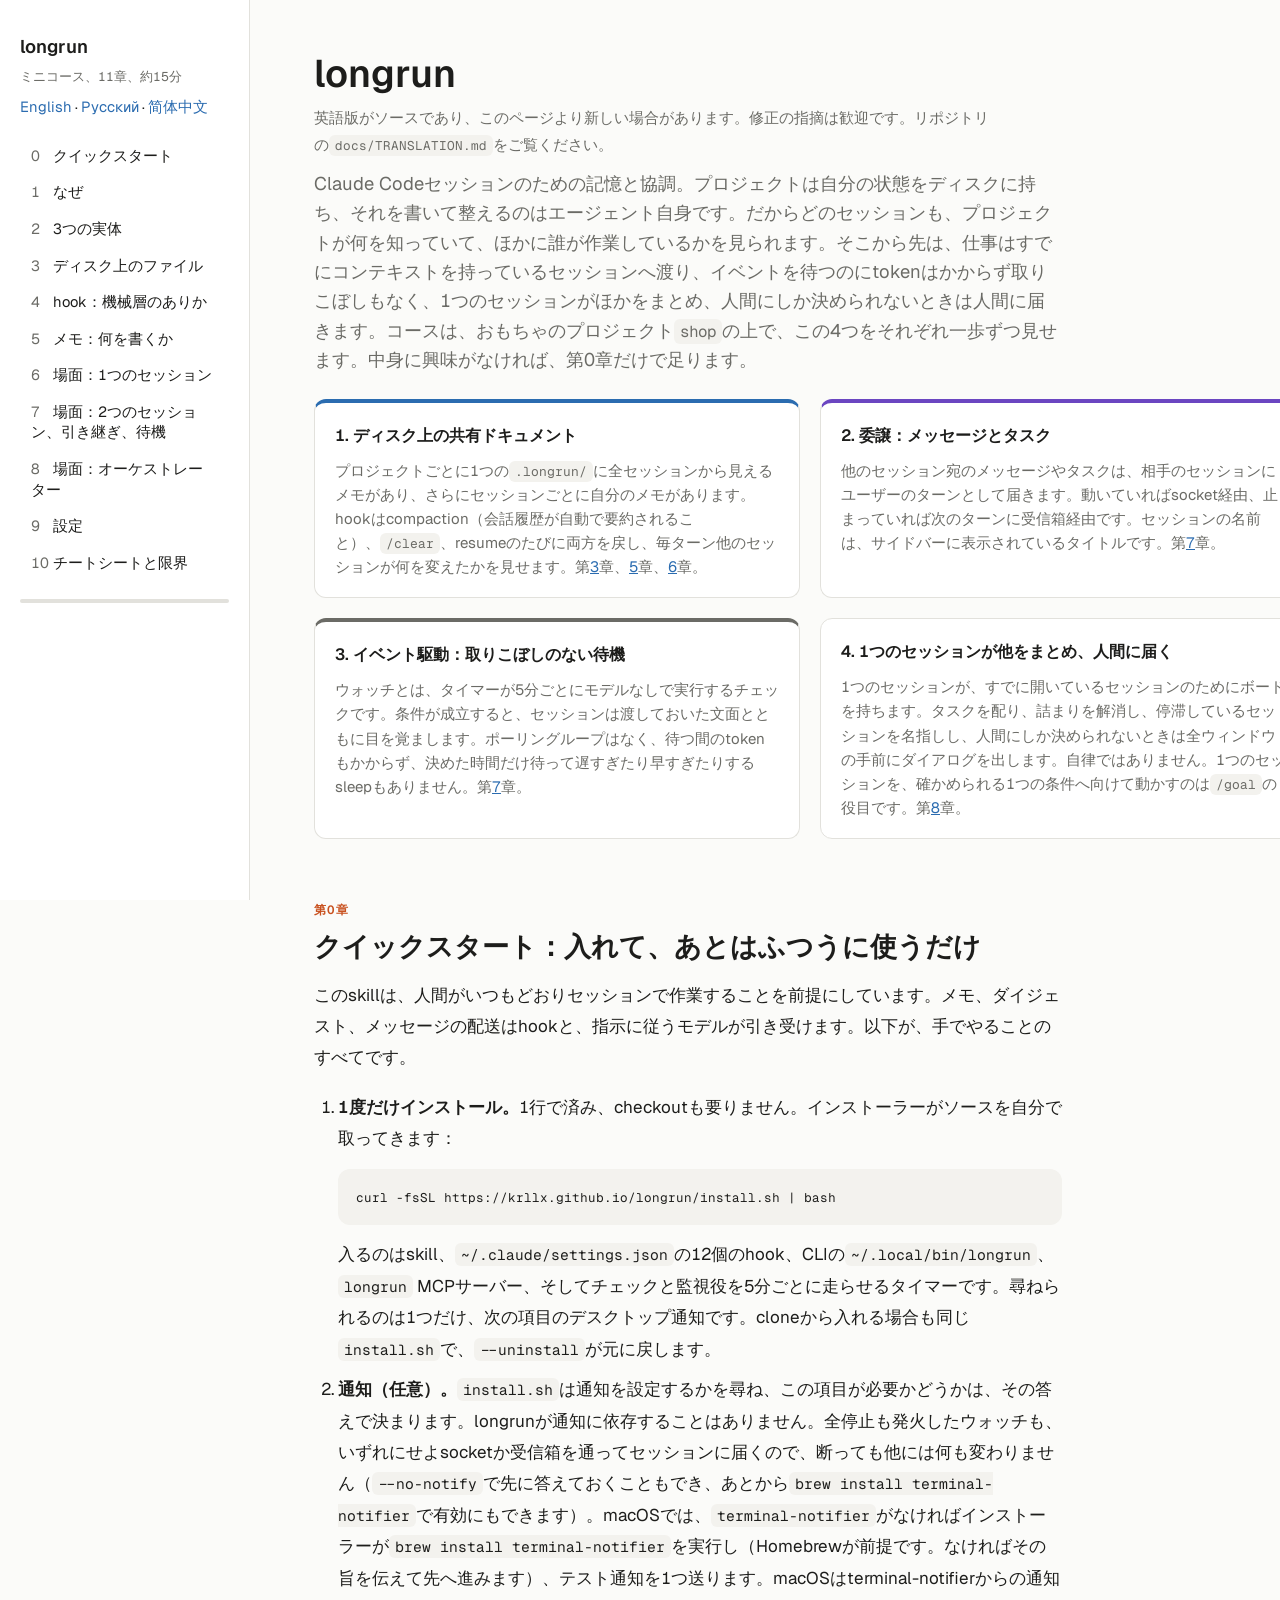
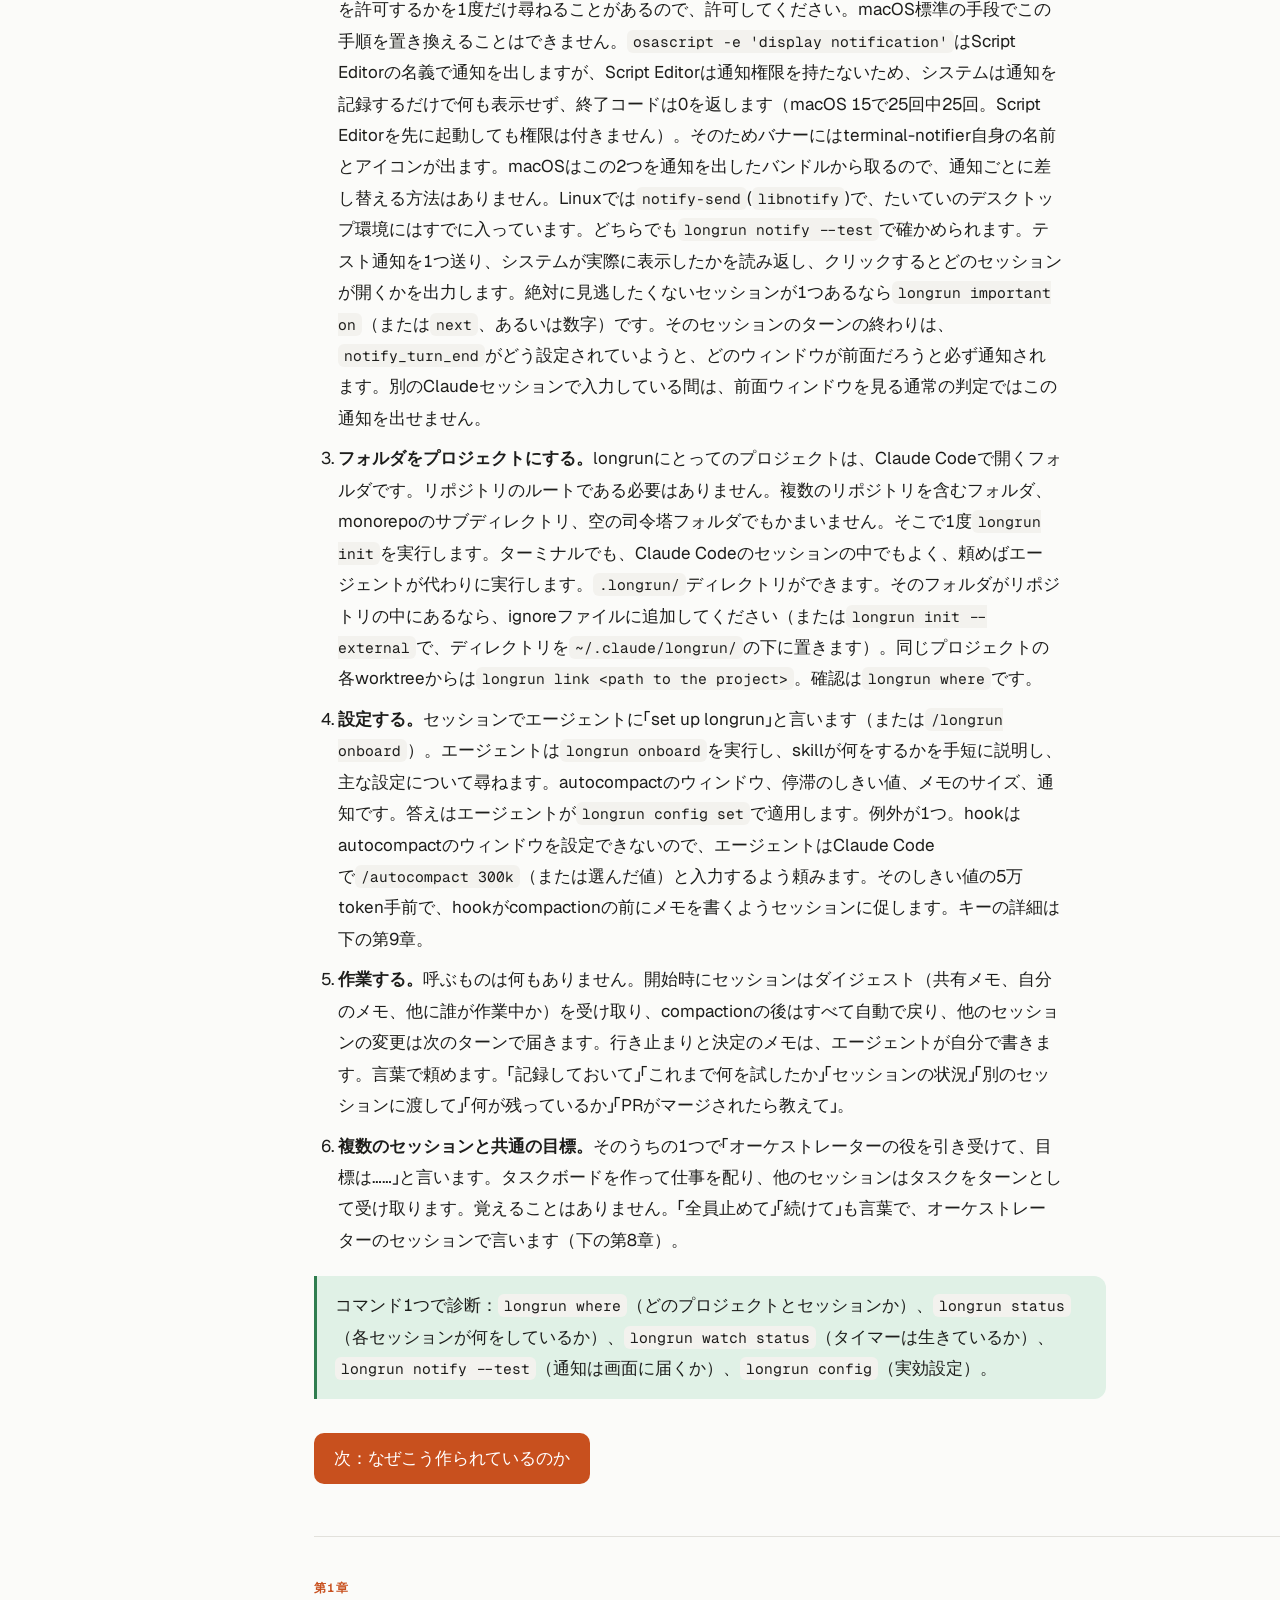
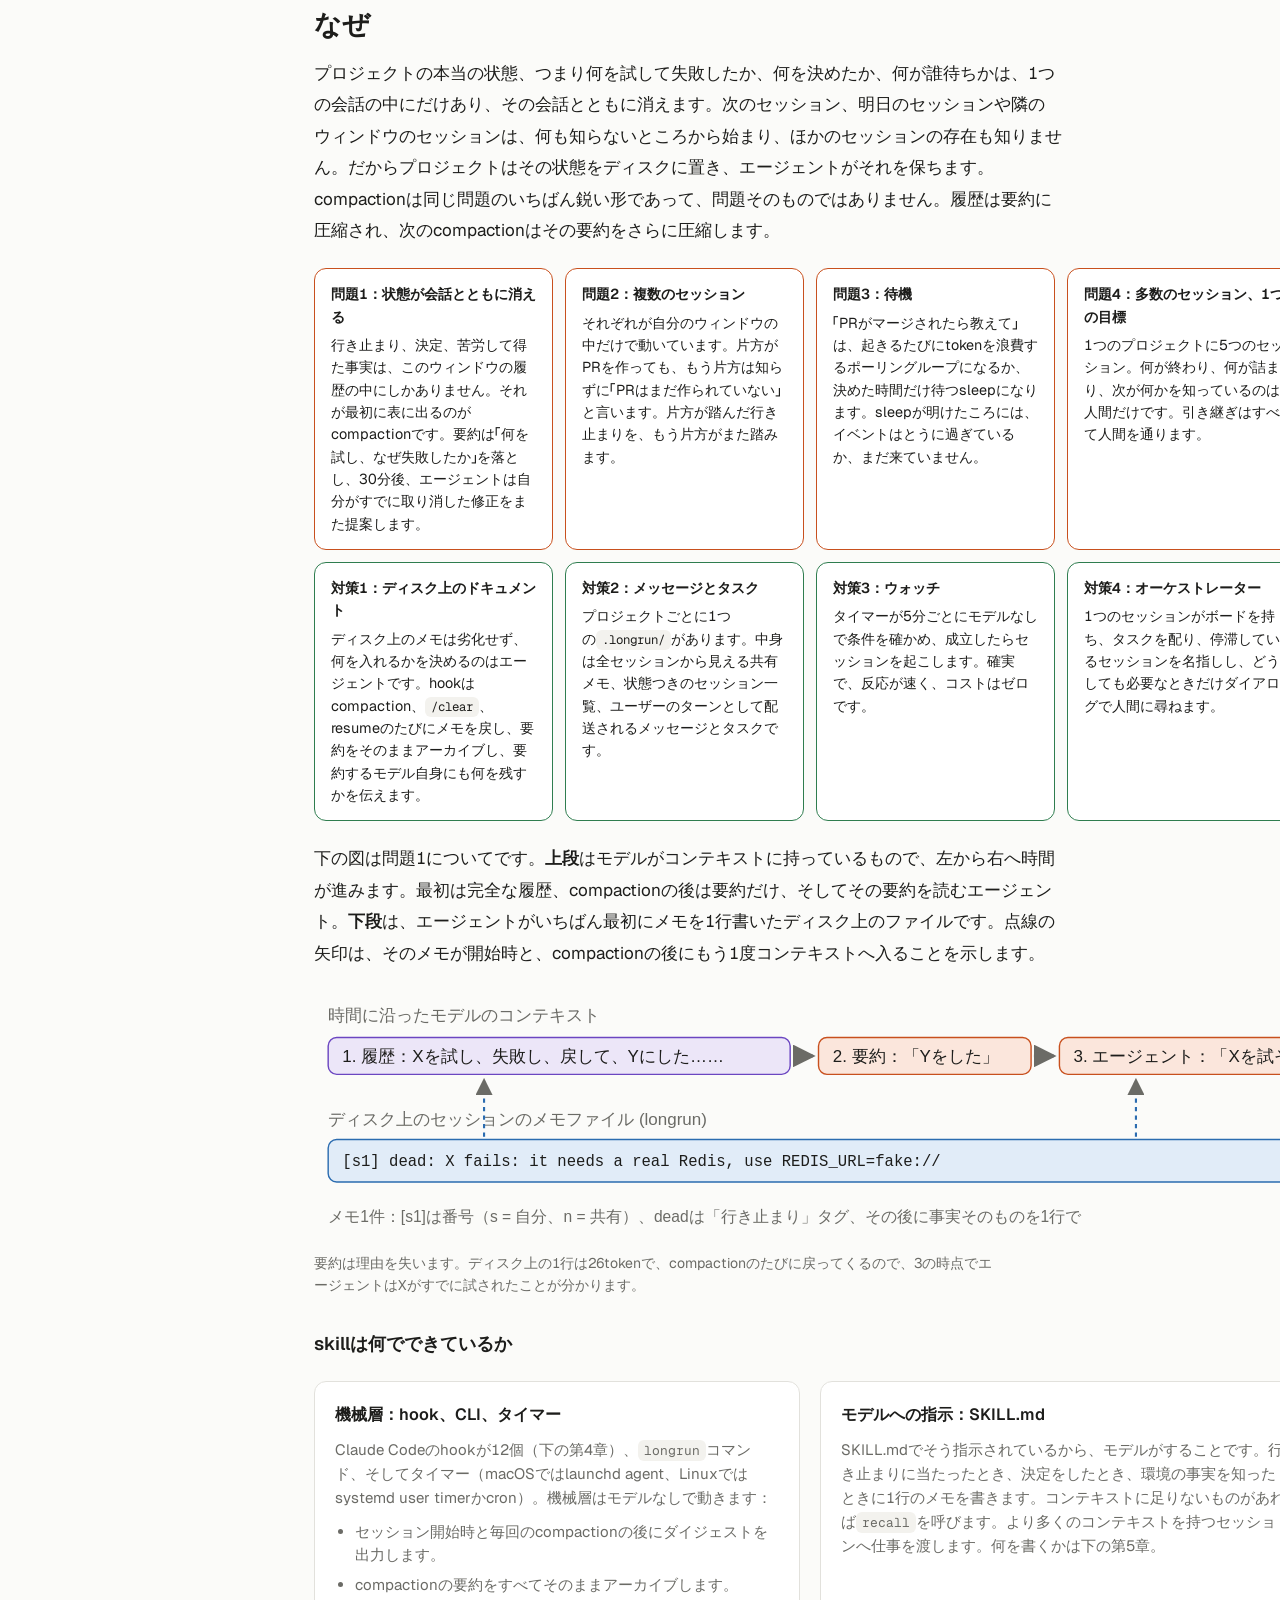
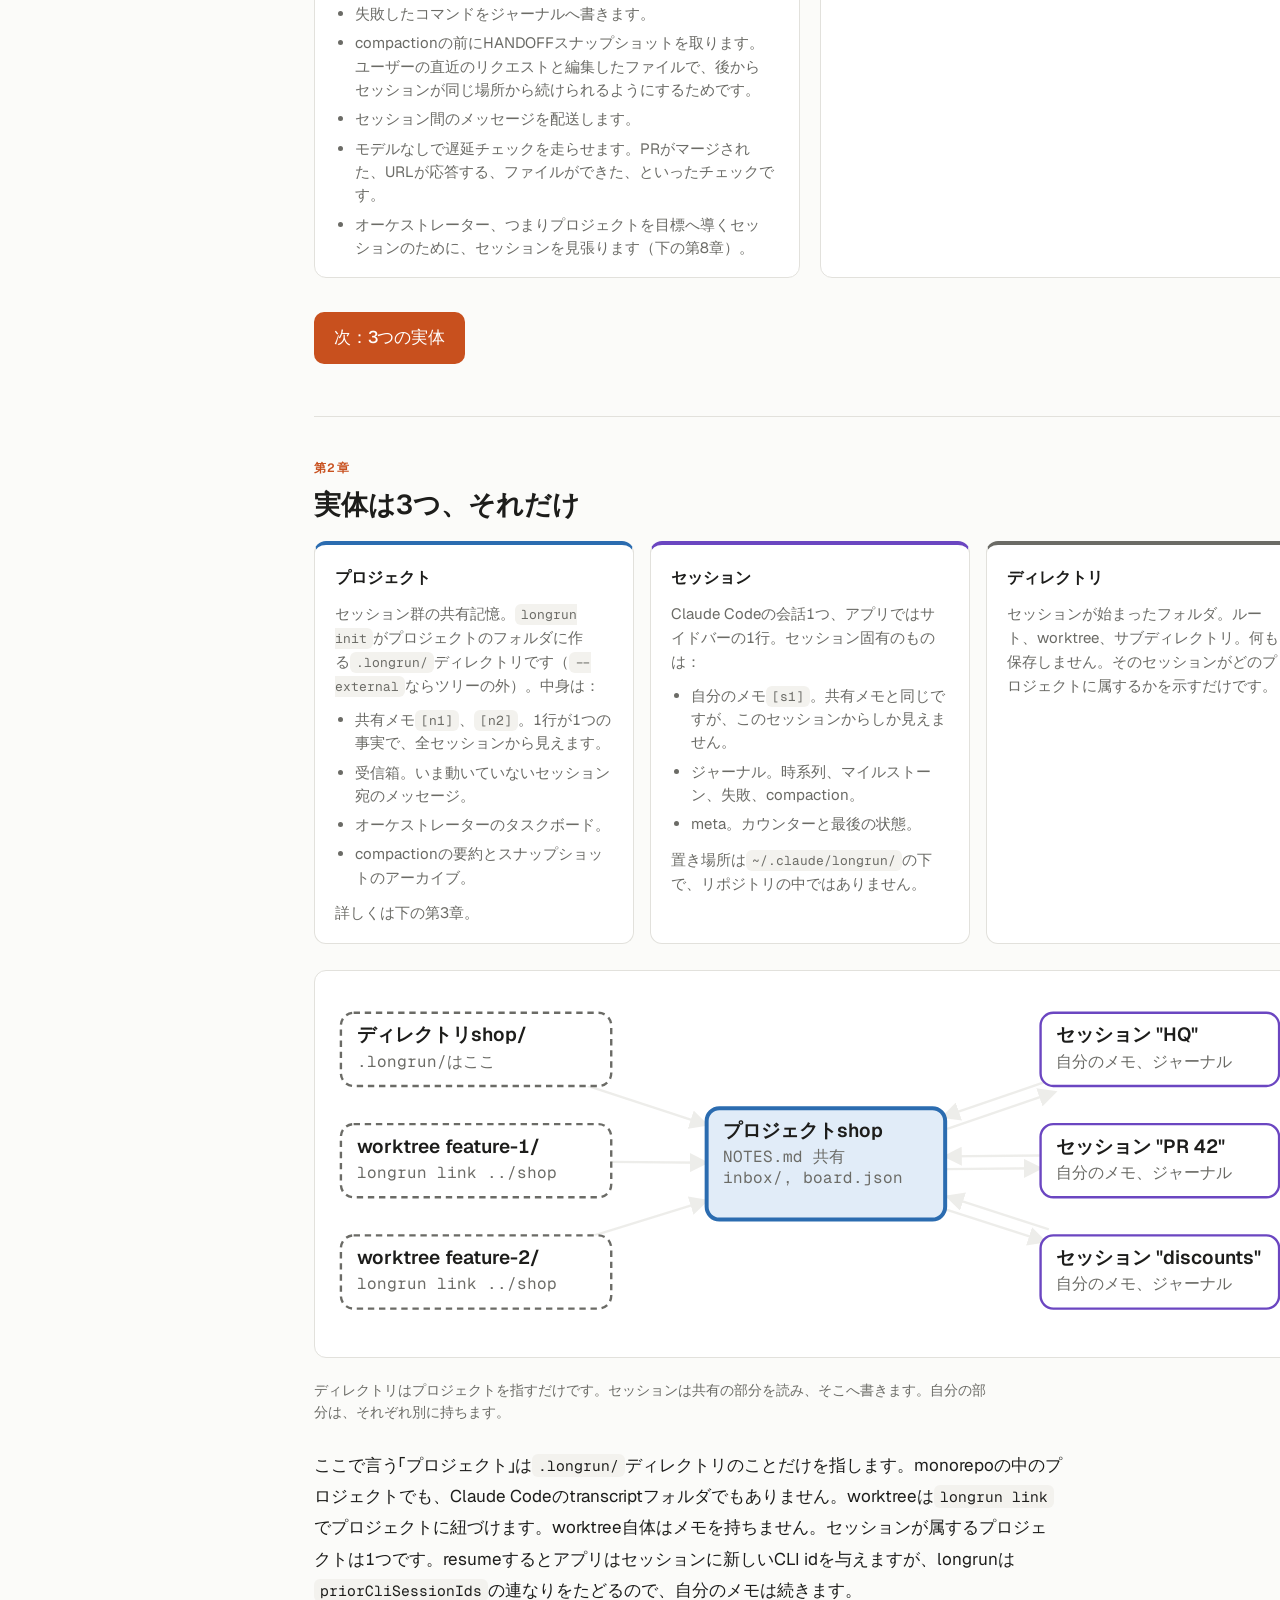
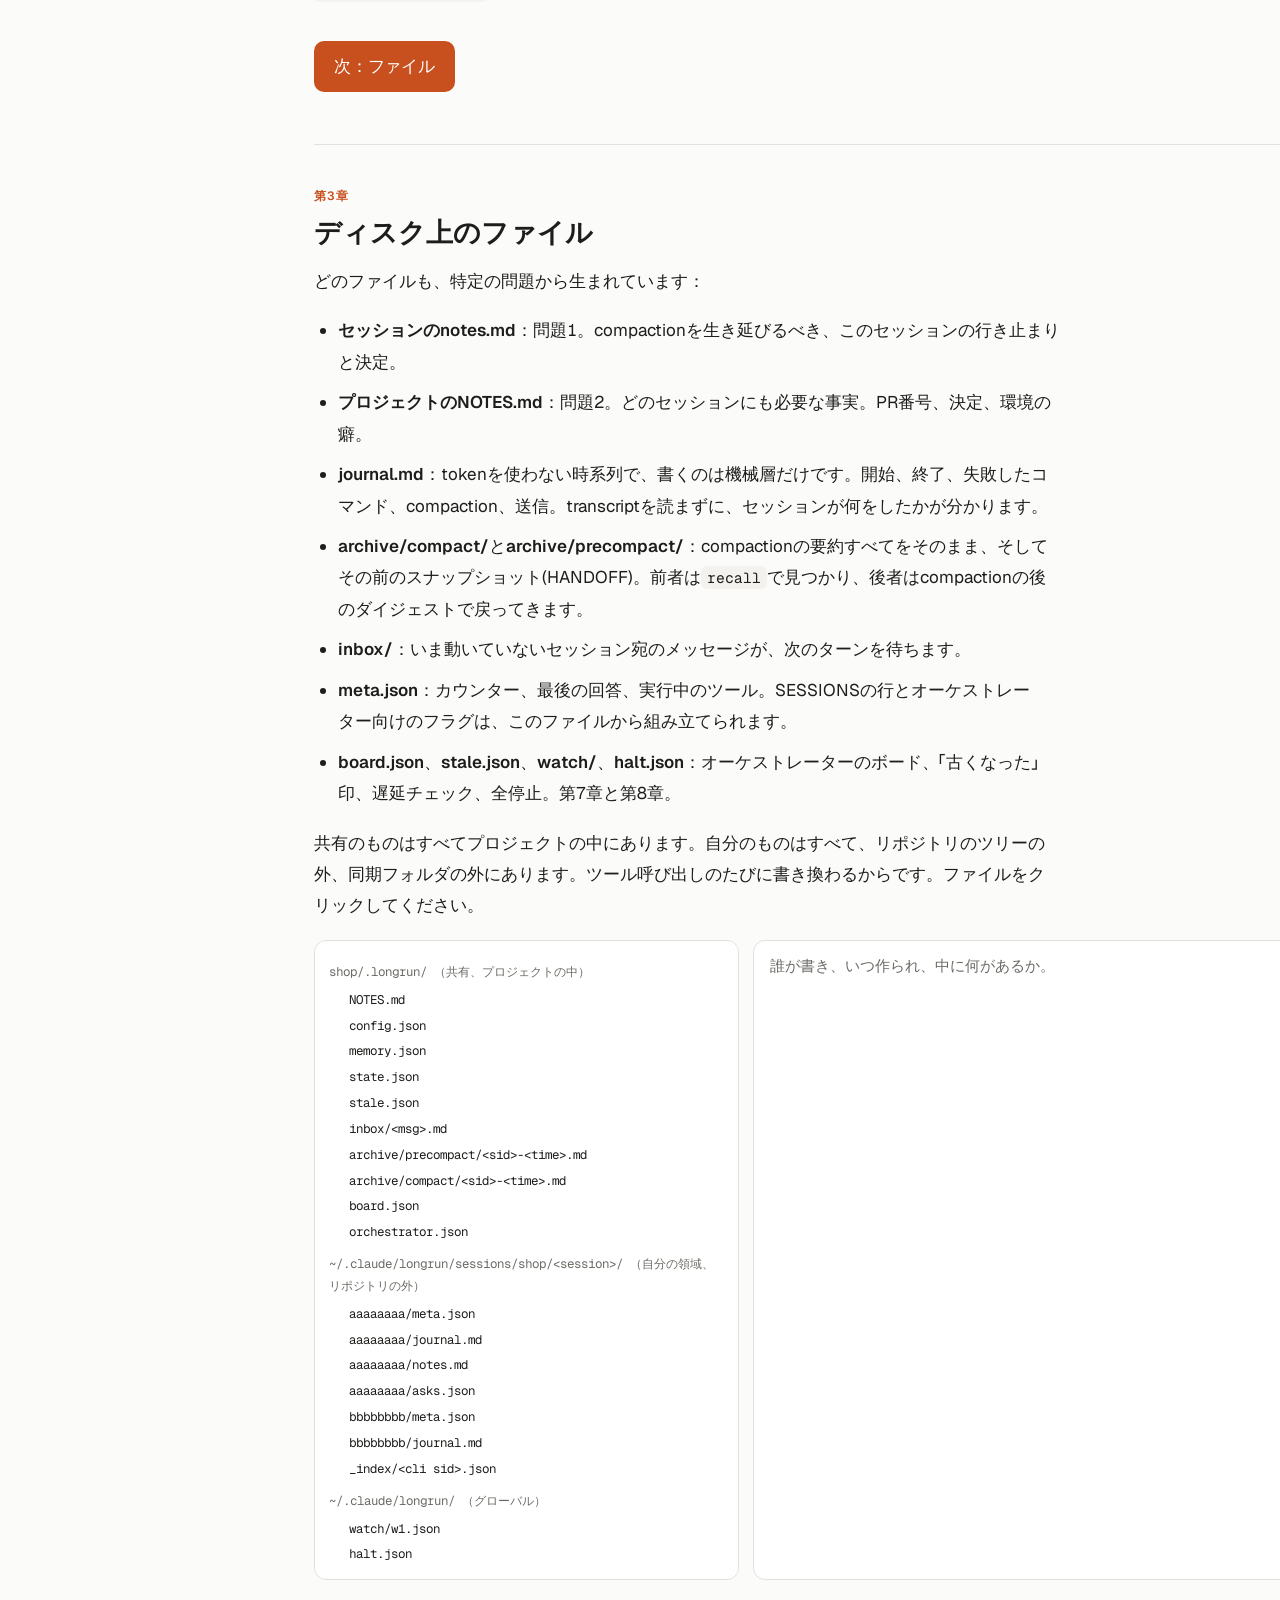
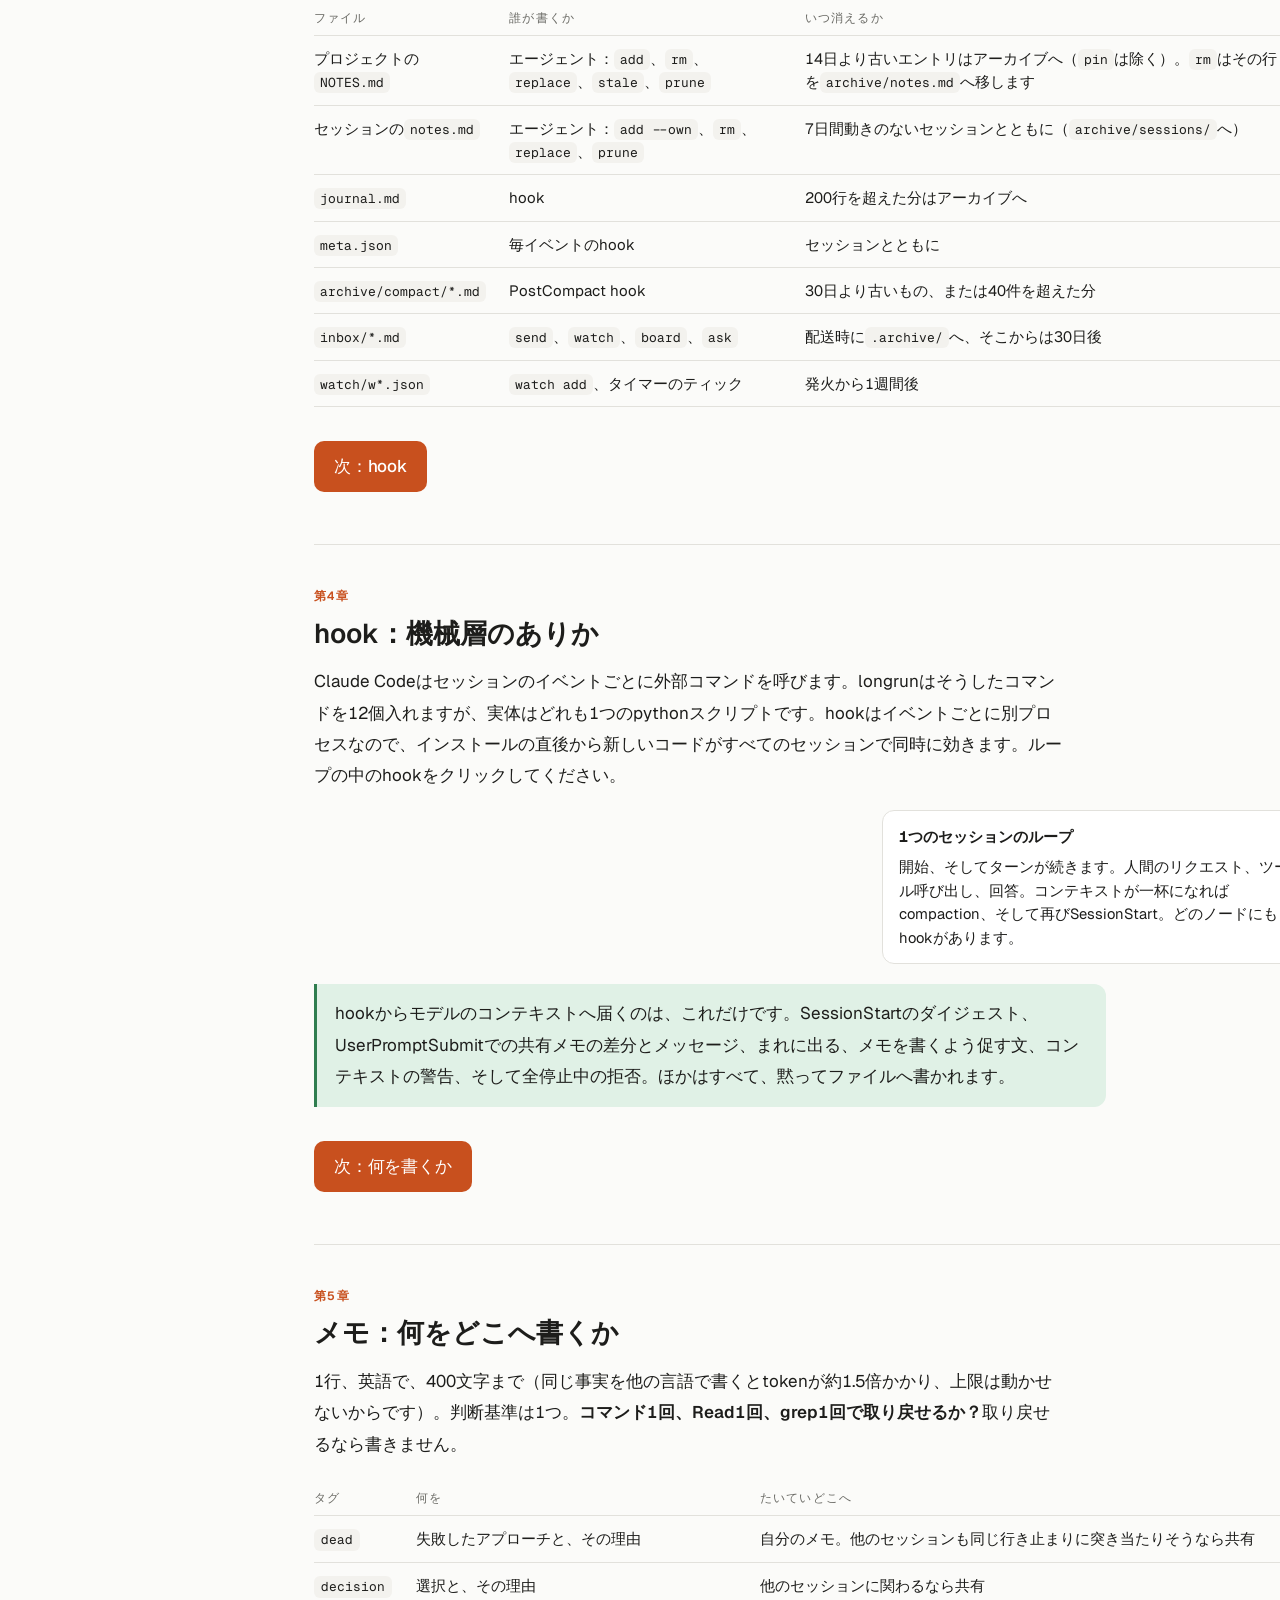
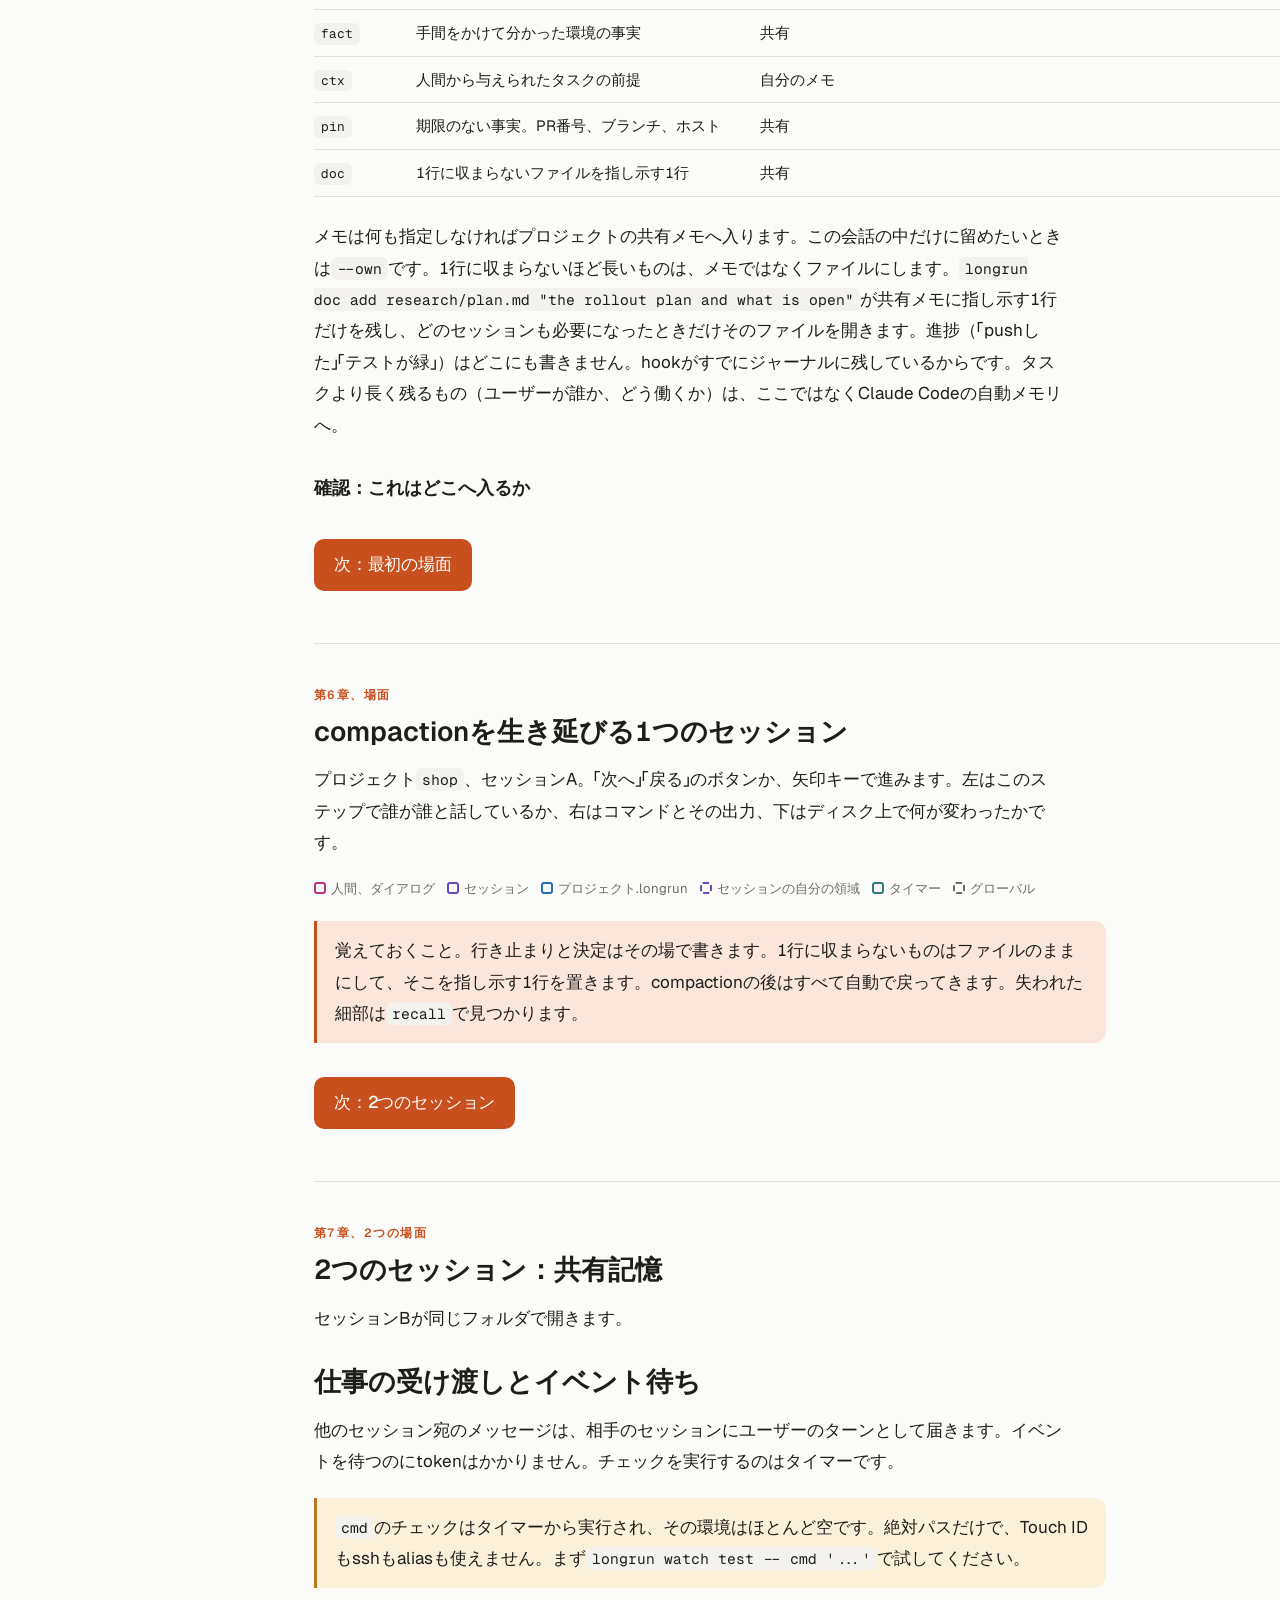
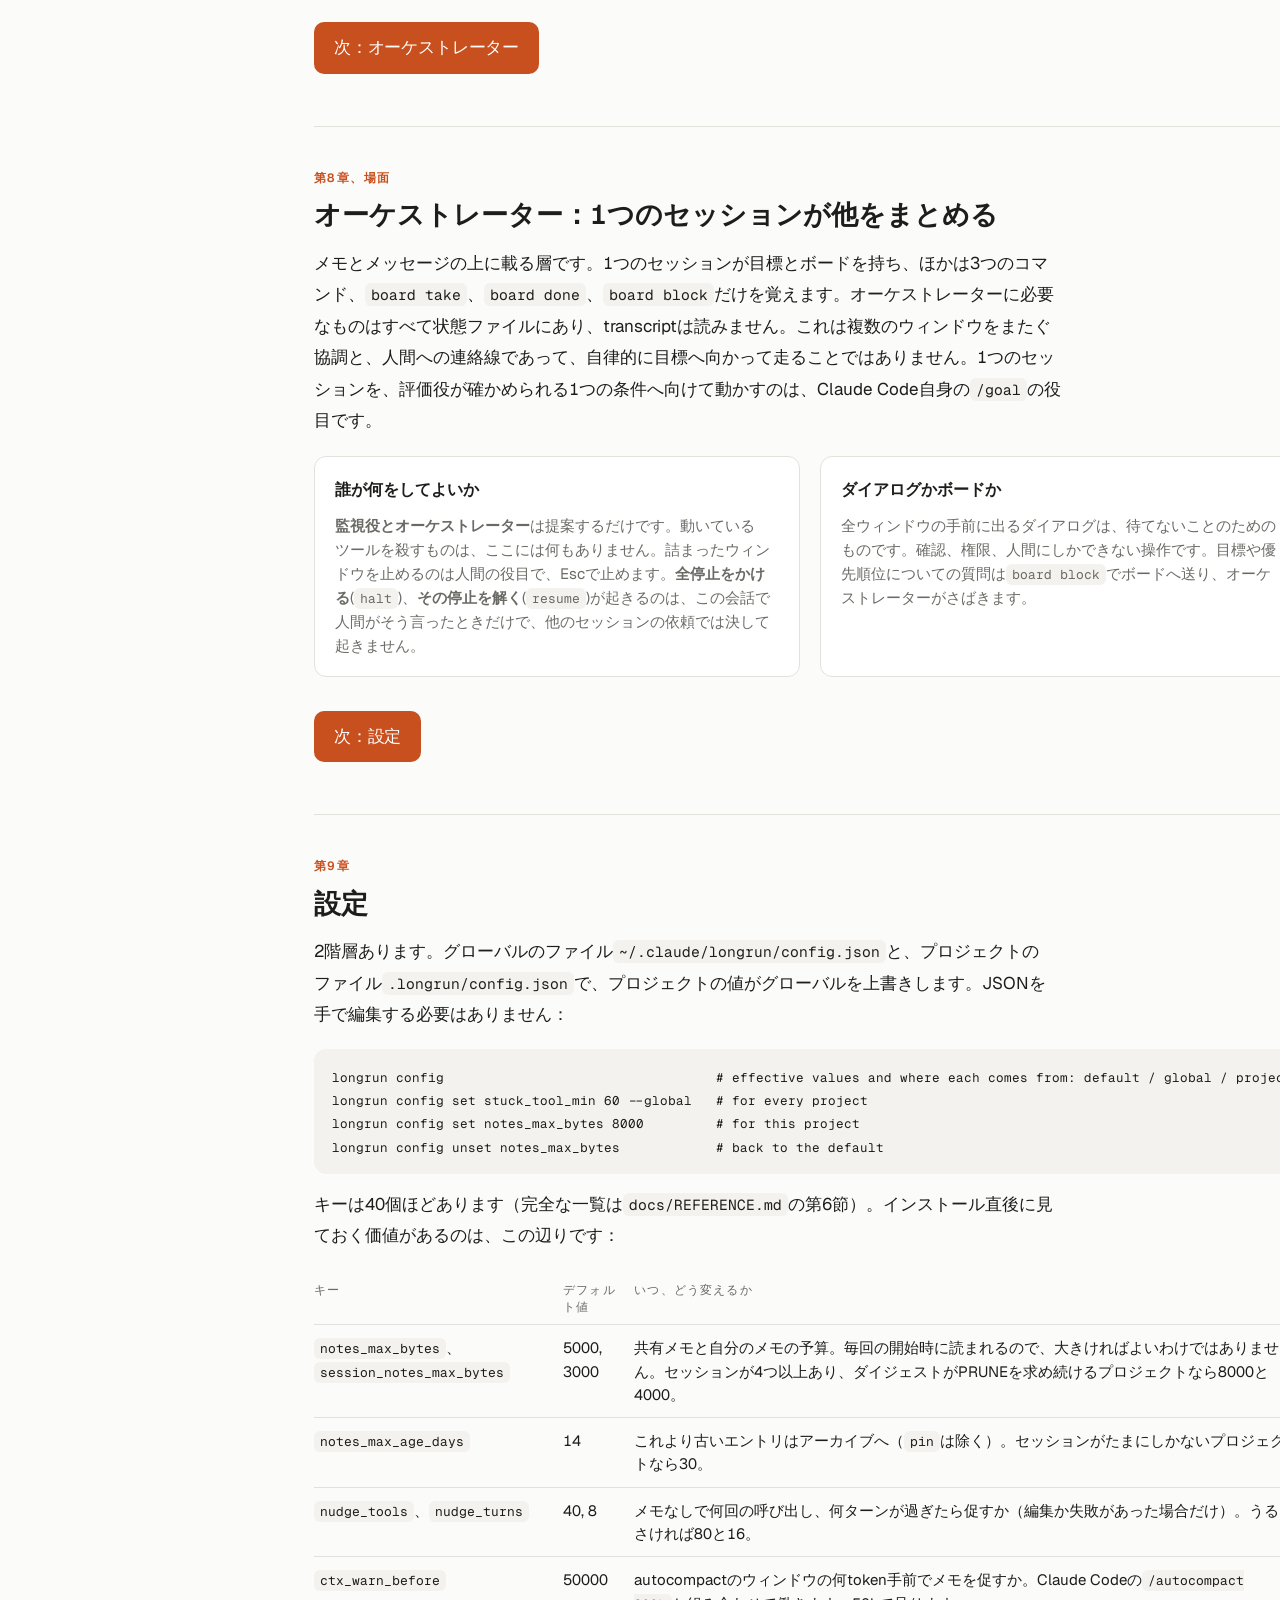
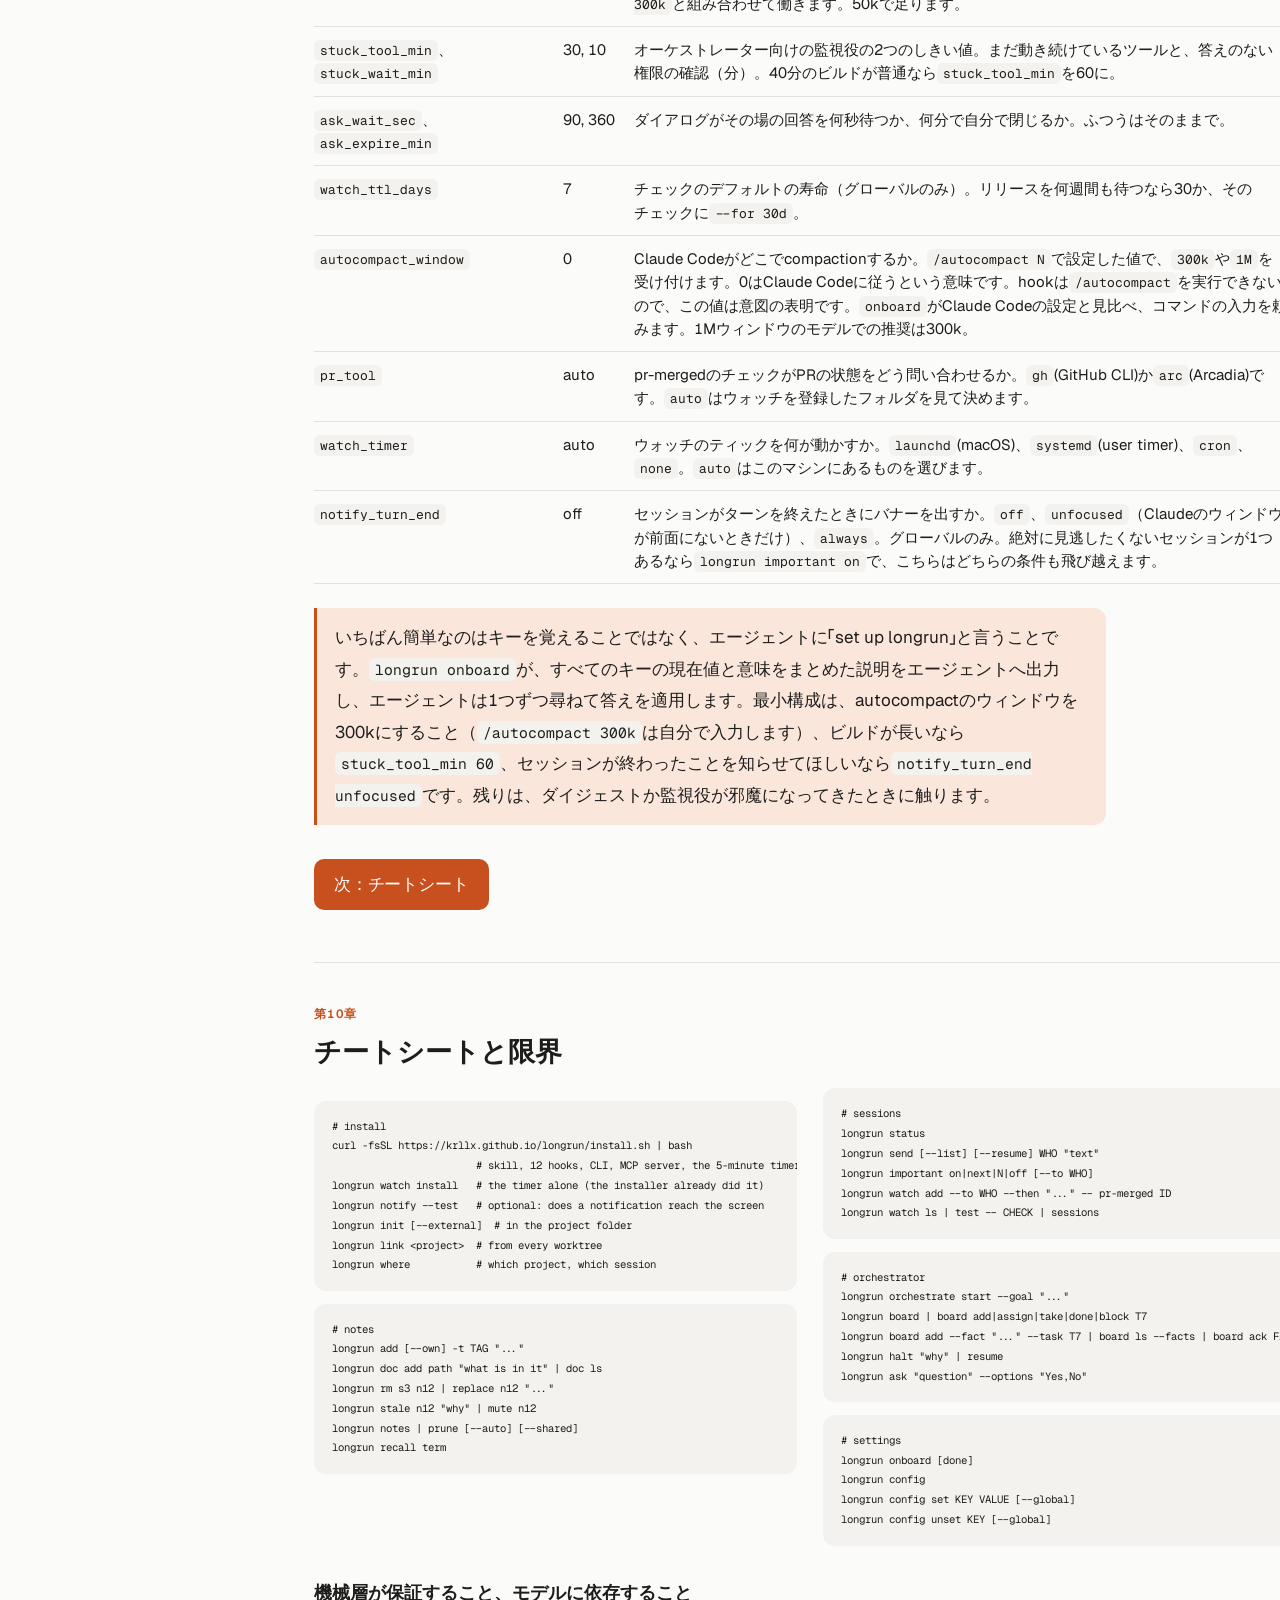
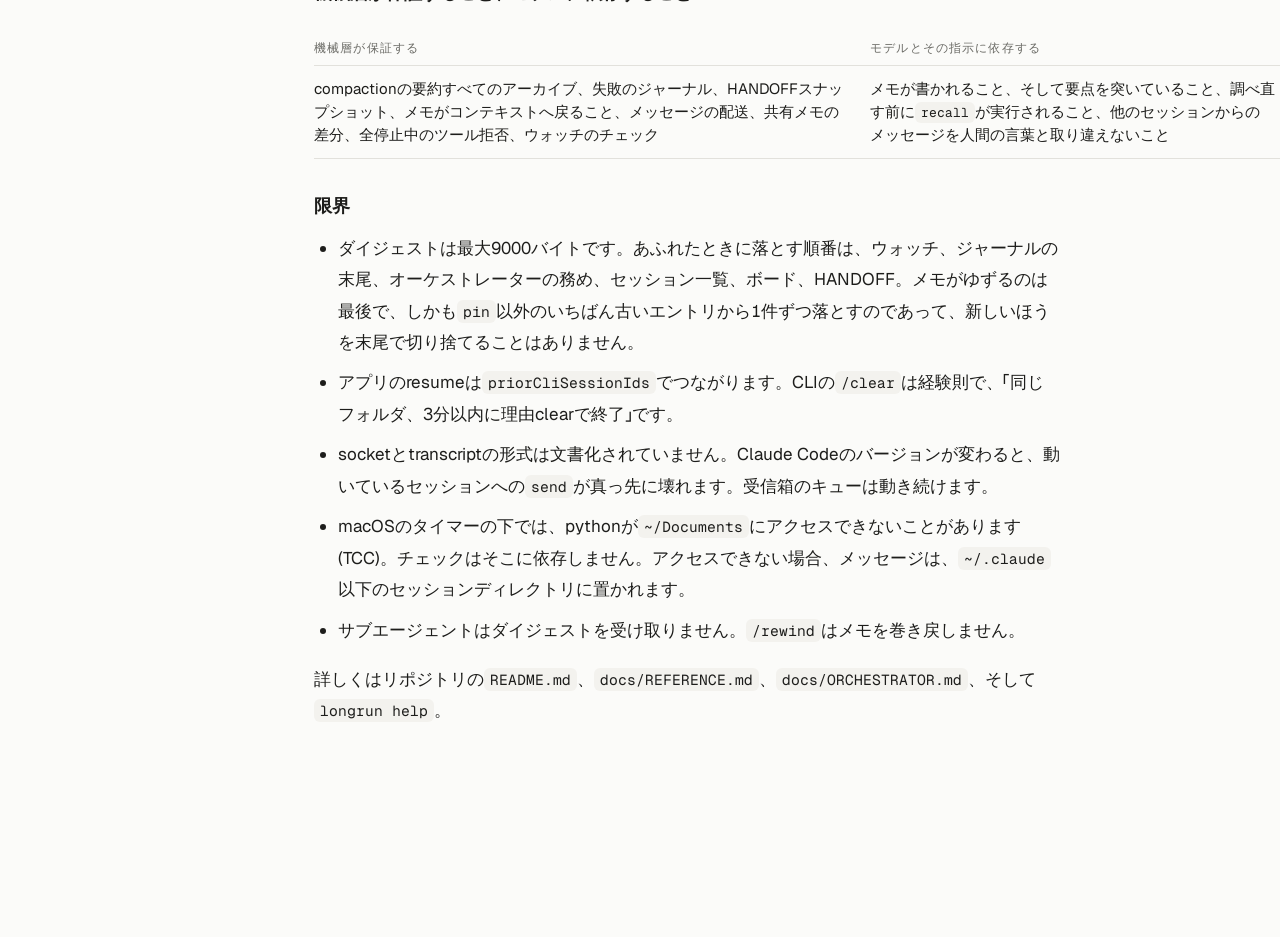
<file: course/ja/index.html>
<!doctype html>
<html lang="ja">
<head>
<meta charset="utf-8">
<meta name="viewport" content="width=device-width, initial-scale=1">
<title>longrun：ミニコース</title>
<link rel="preconnect" href="https://fonts.googleapis.com">
<link rel="preconnect" href="https://fonts.gstatic.com" crossorigin>
<link href="https://fonts.googleapis.com/css2?family=Geist:wght@300..700&family=Geist+Mono:wght@300..600&family=Inter:wght@300..700&display=swap" rel="stylesheet">
<link rel="stylesheet" href="../style.css">
</head>
<body>
<div class="layout">
<nav class="side">
  <div class="brand">longrun <small>ミニコース、11章、約15分</small></div>
  <div class="lang"><a href="../">English</a> · <a href="../ru/">Русский</a> · <a href="../zh-CN/">简体中文</a></div>
  <ol>
    <li><a href="#l0"><span class="num">0</span>クイックスタート</a></li>
    <li><a href="#l1"><span class="num">1</span>なぜ</a></li>
    <li><a href="#l2"><span class="num">2</span>3つの実体</a></li>
    <li><a href="#l3"><span class="num">3</span>ディスク上のファイル</a></li>
    <li><a href="#l4"><span class="num">4</span>hook：機械層のありか</a></li>
    <li><a href="#l5"><span class="num">5</span>メモ：何を書くか</a></li>
    <li><a href="#l6"><span class="num">6</span>場面：1つのセッション</a></li>
    <li><a href="#l7"><span class="num">7</span>場面：2つのセッション、引き継ぎ、待機</a></li>
    <li><a href="#l8"><span class="num">8</span>場面：オーケストレーター</a></li>
    <li><a href="#l9"><span class="num">9</span>設定</a></li>
    <li><a href="#l10"><span class="num">10</span>チートシートと限界</a></li>
  </ol>
  <div class="progress"><i></i></div>
</nav>
<main>

<h1>longrun</h1>
<p style="color:var(--muted);font-size:0.92rem;margin-bottom:10px">英語版がソースであり、このページより新しい場合があります。修正の指摘は歓迎です。リポジトリの<code>docs/TRANSLATION.md</code>をご覧ください。</p>
<p class="lead">Claude Codeセッションのための記憶と協調。プロジェクトは自分の状態をディスクに持ち、それを書いて整えるのはエージェント自身です。だからどのセッションも、プロジェクトが何を知っていて、ほかに誰が作業しているかを見られます。そこから先は、仕事はすでにコンテキストを持っているセッションへ渡り、イベントを待つのにtokenはかからず取りこぼしもなく、1つのセッションがほかをまとめ、人間にしか決められないときは人間に届きます。コースは、おもちゃのプロジェクト<code>shop</code>の上で、この4つをそれぞれ一歩ずつ見せます。中身に興味がなければ、第0章だけで足ります。</p>
<div class="grid2">
  <div class="card project"><h4>1. ディスク上の共有ドキュメント</h4><p>プロジェクトごとに1つの<code>.longrun/</code>に全セッションから見えるメモがあり、さらにセッションごとに自分のメモがあります。hookはcompaction（会話履歴が自動で要約されること）、<code>/clear</code>、resumeのたびに両方を戻し、毎ターン他のセッションが何を変えたかを見せます。第<a href="#l3">3</a>章、<a href="#l5">5</a>章、<a href="#l6">6</a>章。</p></div>
  <div class="card session"><h4>2. 委譲：メッセージとタスク</h4><p>他のセッション宛のメッセージやタスクは、相手のセッションにユーザーのターンとして届きます。動いていればsocket経由、止まっていれば次のターンに受信箱経由です。セッションの名前は、サイドバーに表示されているタイトルです。第<a href="#l7">7</a>章。</p></div>
  <div class="card dir"><h4>3. イベント駆動：取りこぼしのない待機</h4><p>ウォッチとは、タイマーが5分ごとにモデルなしで実行するチェックです。条件が成立すると、セッションは渡しておいた文面とともに目を覚まします。ポーリングループはなく、待つ間のtokenもかからず、決めた時間だけ待って遅すぎたり早すぎたりするsleepもありません。第<a href="#l7">7</a>章。</p></div>
  <div class="card"><h4>4. 1つのセッションが他をまとめ、人間に届く</h4><p>1つのセッションが、すでに開いているセッションのためにボードを持ちます。タスクを配り、詰まりを解消し、停滞しているセッションを名指しし、人間にしか決められないときは全ウィンドウの手前にダイアログを出します。自律ではありません。1つのセッションを、確かめられる1つの条件へ向けて動かすのは<code>/goal</code>の役目です。第<a href="#l8">8</a>章。</p></div>
</div>

<section class="lesson" id="l0">
<div class="kicker">第0章</div>
<h2>クイックスタート：入れて、あとはふつうに使うだけ</h2>
<p>このskillは、人間がいつもどおりセッションで作業することを前提にしています。メモ、ダイジェスト、メッセージの配送はhookと、指示に従うモデルが引き受けます。以下が、手でやることのすべてです。</p>
<ol>
<li><b>1度だけインストール。</b>1行で済み、checkoutも要りません。インストーラーがソースを自分で取ってきます：
<pre><code>curl -fsSL https://krllx.github.io/longrun/install.sh | bash</code></pre>
入るのはskill、<code>~/.claude/settings.json</code>の12個のhook、CLIの<code>~/.local/bin/longrun</code>、<code>longrun</code> MCPサーバー、そしてチェックと監視役を5分ごとに走らせるタイマーです。尋ねられるのは1つだけ、次の項目のデスクトップ通知です。cloneから入れる場合も同じ<code>install.sh</code>で、<code>--uninstall</code>が元に戻します。</li>
<li><b>通知（任意）。</b><code>install.sh</code>は通知を設定するかを尋ね、この項目が必要かどうかは、その答えで決まります。longrunが通知に依存することはありません。全停止も発火したウォッチも、いずれにせよsocketか受信箱を通ってセッションに届くので、断っても他には何も変わりません（<code>--no-notify</code>で先に答えておくこともでき、あとから<code>brew install terminal-notifier</code>で有効にもできます）。macOSでは、<code>terminal-notifier</code>がなければインストーラーが<code>brew install terminal-notifier</code>を実行し（Homebrewが前提です。なければその旨を伝えて先へ進みます）、テスト通知を1つ送ります。macOSはterminal-notifierからの通知を許可するかを1度だけ尋ねることがあるので、許可してください。macOS標準の手段でこの手順を置き換えることはできません。<code>osascript -e 'display notification'</code>はScript Editorの名義で通知を出しますが、Script Editorは通知権限を持たないため、システムは通知を記録するだけで何も表示せず、終了コードは0を返します（macOS 15で25回中25回。Script Editorを先に起動しても権限は付きません）。そのためバナーにはterminal-notifier自身の名前とアイコンが出ます。macOSはこの2つを通知を出したバンドルから取るので、通知ごとに差し替える方法はありません。Linuxでは<code>notify-send</code>(<code>libnotify</code>)で、たいていのデスクトップ環境にはすでに入っています。どちらでも<code>longrun notify --test</code>で確かめられます。テスト通知を1つ送り、システムが実際に表示したかを読み返し、クリックするとどのセッションが開くかを出力します。絶対に見逃したくないセッションが1つあるなら<code>longrun important on</code>（または<code>next</code>、あるいは数字）です。そのセッションのターンの終わりは、<code>notify_turn_end</code>がどう設定されていようと、どのウィンドウが前面だろうと必ず通知されます。別のClaudeセッションで入力している間は、前面ウィンドウを見る通常の判定ではこの通知を出せません。</li>
<li><b>フォルダをプロジェクトにする。</b>longrunにとってのプロジェクトは、Claude Codeで開くフォルダです。リポジトリのルートである必要はありません。複数のリポジトリを含むフォルダ、monorepoのサブディレクトリ、空の司令塔フォルダでもかまいません。そこで1度<code>longrun init</code>を実行します。ターミナルでも、Claude Codeのセッションの中でもよく、頼めばエージェントが代わりに実行します。<code>.longrun/</code>ディレクトリができます。そのフォルダがリポジトリの中にあるなら、ignoreファイルに追加してください（または<code>longrun init --external</code>で、ディレクトリを<code>~/.claude/longrun/</code>の下に置きます）。同じプロジェクトの各worktreeからは<code>longrun link &lt;path to the project&gt;</code>。確認は<code>longrun where</code>です。</li>
<li><b>設定する。</b>セッションでエージェントに「set up longrun」と言います（または<code>/longrun onboard</code>）。エージェントは<code>longrun onboard</code>を実行し、skillが何をするかを手短に説明し、主な設定について尋ねます。autocompactのウィンドウ、停滞のしきい値、メモのサイズ、通知です。答えはエージェントが<code>longrun config set</code>で適用します。例外が1つ。hookはautocompactのウィンドウを設定できないので、エージェントはClaude Codeで<code>/autocompact 300k</code>（または選んだ値）と入力するよう頼みます。そのしきい値の5万token手前で、hookがcompactionの前にメモを書くようセッションに促します。キーの詳細は下の第9章。</li>
<li><b>作業する。</b>呼ぶものは何もありません。開始時にセッションはダイジェスト（共有メモ、自分のメモ、他に誰が作業中か）を受け取り、compactionの後はすべて自動で戻り、他のセッションの変更は次のターンで届きます。行き止まりと決定のメモは、エージェントが自分で書きます。言葉で頼めます。「記録しておいて」「これまで何を試したか」「セッションの状況」「別のセッションに渡して」「何が残っているか」「PRがマージされたら教えて」。</li>
<li><b>複数のセッションと共通の目標。</b>そのうちの1つで「オーケストレーターの役を引き受けて、目標は……」と言います。タスクボードを作って仕事を配り、他のセッションはタスクをターンとして受け取ります。覚えることはありません。「全員止めて」「続けて」も言葉で、オーケストレーターのセッションで言います（下の第8章）。</li>
</ol>
<div class="callout ok">コマンド1つで診断：<code>longrun where</code>（どのプロジェクトとセッションか）、<code>longrun status</code>（各セッションが何をしているか）、<code>longrun watch status</code>（タイマーは生きているか）、<code>longrun notify --test</code>（通知は画面に届くか）、<code>longrun config</code>（実効設定）。</div>
<div class="next"><a href="#l1">次：なぜこう作られているのか</a></div>
</section>

<section class="lesson" id="l1">
<div class="kicker">第1章</div>
<h2>なぜ</h2>
<p>プロジェクトの本当の状態、つまり何を試して失敗したか、何を決めたか、何が誰待ちかは、1つの会話の中にだけあり、その会話とともに消えます。次のセッション、明日のセッションや隣のウィンドウのセッションは、何も知らないところから始まり、ほかのセッションの存在も知りません。だからプロジェクトはその状態をディスクに置き、エージェントがそれを保ちます。compactionは同じ問題のいちばん鋭い形であって、問題そのものではありません。履歴は要約に圧縮され、次のcompactionはその要約をさらに圧縮します。</p>
<div class="stripe">
  <div class="s bad"><b>問題1：状態が会話とともに消える</b>行き止まり、決定、苦労して得た事実は、このウィンドウの履歴の中にしかありません。それが最初に表に出るのがcompactionです。要約は「何を試し、なぜ失敗したか」を落とし、30分後、エージェントは自分がすでに取り消した修正をまた提案します。</div>
  <div class="s bad"><b>問題2：複数のセッション</b>それぞれが自分のウィンドウの中だけで動いています。片方がPRを作っても、もう片方は知らずに「PRはまだ作られていない」と言います。片方が踏んだ行き止まりを、もう片方がまた踏みます。</div>
  <div class="s bad"><b>問題3：待機</b>「PRがマージされたら教えて」は、起きるたびにtokenを浪費するポーリングループになるか、決めた時間だけ待つsleepになります。sleepが明けたころには、イベントはとうに過ぎているか、まだ来ていません。</div>
  <div class="s bad"><b>問題4：多数のセッション、1つの目標</b>1つのプロジェクトに5つのセッション。何が終わり、何が詰まり、次が何かを知っているのは人間だけです。引き継ぎはすべて人間を通ります。</div>
  <div class="s good"><b>対策1：ディスク上のドキュメント</b>ディスク上のメモは劣化せず、何を入れるかを決めるのはエージェントです。hookはcompaction、<code>/clear</code>、resumeのたびにメモを戻し、要約をそのままアーカイブし、要約するモデル自身にも何を残すかを伝えます。</div>
  <div class="s good"><b>対策2：メッセージとタスク</b>プロジェクトごとに1つの<code>.longrun/</code>があります。中身は全セッションから見える共有メモ、状態つきのセッション一覧、ユーザーのターンとして配送されるメッセージとタスクです。</div>
  <div class="s good"><b>対策3：ウォッチ</b>タイマーが5分ごとにモデルなしで条件を確かめ、成立したらセッションを起こします。確実で、反応が速く、コストはゼロです。</div>
  <div class="s good"><b>対策4：オーケストレーター</b>1つのセッションがボードを持ち、タスクを配り、停滞しているセッションを名指しし、どうしても必要なときだけダイアログで人間に尋ねます。</div>
</div>
<p>下の図は問題1についてです。<b>上段</b>はモデルがコンテキストに持っているもので、左から右へ時間が進みます。最初は完全な履歴、compactionの後は要約だけ、そしてその要約を読むエージェント。<b>下段</b>は、エージェントがいちばん最初にメモを1行書いたディスク上のファイルです。点線の矢印は、そのメモが開始時と、compactionの後にもう1度コンテキストへ入ることを示します。</p>
<figure>
<svg viewBox="0 0 700 175" xmlns="http://www.w3.org/2000/svg" font-family="-apple-system, Hiragino Sans, Segoe UI, sans-serif" font-size="12">
  <text x="10" y="18" fill="var(--muted)">時間に沿ったモデルのコンテキスト</text>
  <rect x="10" y="30" width="326" height="26" rx="6" fill="var(--session-soft)" stroke="var(--session)"/>
  <text x="20" y="47" fill="var(--fg)">1. 履歴：Xを試し、失敗し、戻して、Yにした……</text>
  <path d="M338,43 L352,43" stroke="var(--muted)" stroke-width="2" marker-end="url(#a1)"/>
  <rect x="356" y="30" width="150" height="26" rx="6" fill="var(--accent-soft)" stroke="var(--accent)"/>
  <text x="366" y="47" fill="var(--fg)">2. 要約：「Yをした」</text>
  <path d="M508,43 L522,43" stroke="var(--muted)" stroke-width="2" marker-end="url(#a1)"/>
  <rect x="526" y="30" width="164" height="26" rx="6" fill="var(--accent-soft)" stroke="var(--accent)"/>
  <text x="536" y="47" fill="var(--fg)">3. エージェント：「Xを試そう」</text>
  <text x="10" y="92" fill="var(--muted)">ディスク上のセッションのメモファイル (longrun)</text>
  <rect x="10" y="102" width="680" height="30" rx="6" fill="var(--project-soft)" stroke="var(--project)"/>
  <text x="20" y="121" fill="var(--fg)" font-family="ui-monospace, Menlo, monospace" font-size="11">[s1] dead: X fails: it needs a real Redis, use REDIS_URL=fake://</text>
  <text x="10" y="160" fill="var(--muted)" font-size="11">メモ1件：[s1]は番号（s = 自分、n = 共有）、deadは「行き止まり」タグ、その後に事実そのものを1行で</text>
  <path d="M120,100 L120,60" stroke="var(--project)" stroke-width="1.5" stroke-dasharray="3 3" marker-end="url(#a1)"/>
  <path d="M580,100 L580,60" stroke="var(--project)" stroke-width="1.5" stroke-dasharray="3 3" marker-end="url(#a1)"/>
  <defs><marker id="a1" markerWidth="8" markerHeight="8" refX="7" refY="4" orient="auto"><path d="M0,0 L8,4 L0,8 z" fill="var(--muted)"/></marker></defs>
</svg>
<figcaption>要約は理由を失います。ディスク上の1行は26tokenで、compactionのたびに戻ってくるので、3の時点でエージェントはXがすでに試されたことが分かります。</figcaption>
</figure>
<h3>skillは何でできているか</h3>
<div class="grid2">
  <div class="card"><h4>機械層：hook、CLI、タイマー</h4><p>Claude Codeのhookが12個（下の第4章）、<code>longrun</code>コマンド、そしてタイマー（macOSではlaunchd agent、Linuxではsystemd user timerかcron）。機械層はモデルなしで動きます：</p>
  <ul>
  <li>セッション開始時と毎回のcompactionの後にダイジェストを出力します。</li>
  <li>compactionの要約をすべてそのままアーカイブします。</li>
  <li>失敗したコマンドをジャーナルへ書きます。</li>
  <li>compactionの前にHANDOFFスナップショットを取ります。ユーザーの直近のリクエストと編集したファイルで、後からセッションが同じ場所から続けられるようにするためです。</li>
  <li>セッション間のメッセージを配送します。</li>
  <li>モデルなしで遅延チェックを走らせます。PRがマージされた、URLが応答する、ファイルができた、といったチェックです。</li>
  <li>オーケストレーター、つまりプロジェクトを目標へ導くセッションのために、セッションを見張ります（下の第8章）。</li>
  </ul></div>
  <div class="card"><h4>モデルへの指示：SKILL.md</h4><p>SKILL.mdでそう指示されているから、モデルがすることです。行き止まりに当たったとき、決定をしたとき、環境の事実を知ったときに1行のメモを書きます。コンテキストに足りないものがあれば<code>recall</code>を呼びます。より多くのコンテキストを持つセッションへ仕事を渡します。何を書くかは下の第5章。</p></div>
</div>
<div class="next"><a href="#l2">次：3つの実体</a></div>
</section>

<section class="lesson" id="l2">
<div class="kicker">第2章</div>
<h2>実体は3つ、それだけ</h2>
<div class="grid3">
  <div class="card project"><h4>プロジェクト</h4><p>セッション群の共有記憶。<code>longrun init</code>がプロジェクトのフォルダに作る<code>.longrun/</code>ディレクトリです（<code>--external</code>ならツリーの外）。中身は：</p>
  <ul>
  <li>共有メモ<code>[n1]</code>、<code>[n2]</code>。1行が1つの事実で、全セッションから見えます。</li>
  <li>受信箱。いま動いていないセッション宛のメッセージ。</li>
  <li>オーケストレーターのタスクボード。</li>
  <li>compactionの要約とスナップショットのアーカイブ。</li>
  </ul><p>詳しくは下の第3章。</p></div>
  <div class="card session"><h4>セッション</h4><p>Claude Codeの会話1つ、アプリではサイドバーの1行。セッション固有のものは：</p>
  <ul>
  <li>自分のメモ<code>[s1]</code>。共有メモと同じですが、このセッションからしか見えません。</li>
  <li>ジャーナル。時系列、マイルストーン、失敗、compaction。</li>
  <li>meta。カウンターと最後の状態。</li>
  </ul><p>置き場所は<code>~/.claude/longrun/</code>の下で、リポジトリの中ではありません。</p></div>
  <div class="card dir"><h4>ディレクトリ</h4><p>セッションが始まったフォルダ。ルート、worktree、サブディレクトリ。何も保存しません。そのセッションがどのプロジェクトに属するかを示すだけです。</p></div>
</div>
<figure id="fig-entities"></figure>
<p>ここで言う「プロジェクト」は<code>.longrun/</code>ディレクトリのことだけを指します。monorepoの中のプロジェクトでも、Claude Codeのtranscriptフォルダでもありません。worktreeは<code>longrun link</code>でプロジェクトに紐づけます。worktree自体はメモを持ちません。セッションが属するプロジェクトは1つです。resumeするとアプリはセッションに新しいCLI idを与えますが、longrunは<code>priorCliSessionIds</code>の連なりをたどるので、自分のメモは続きます。</p>
<div class="next"><a href="#l3">次：ファイル</a></div>
</section>

<section class="lesson" id="l3">
<div class="kicker">第3章</div>
<h2>ディスク上のファイル</h2>
<p>どのファイルも、特定の問題から生まれています：</p>
<ul>
<li><b>セッションのnotes.md</b>：問題1。compactionを生き延びるべき、このセッションの行き止まりと決定。</li>
<li><b>プロジェクトのNOTES.md</b>：問題2。どのセッションにも必要な事実。PR番号、決定、環境の癖。</li>
<li><b>journal.md</b>：tokenを使わない時系列で、書くのは機械層だけです。開始、終了、失敗したコマンド、compaction、送信。transcriptを読まずに、セッションが何をしたかが分かります。</li>
<li><b>archive/compact/</b>と<b>archive/precompact/</b>：compactionの要約すべてをそのまま、そしてその前のスナップショット(HANDOFF)。前者は<code>recall</code>で見つかり、後者はcompactionの後のダイジェストで戻ってきます。</li>
<li><b>inbox/</b>：いま動いていないセッション宛のメッセージが、次のターンを待ちます。</li>
<li><b>meta.json</b>：カウンター、最後の回答、実行中のツール。SESSIONSの行とオーケストレーター向けのフラグは、このファイルから組み立てられます。</li>
<li><b>board.json</b>、<b>stale.json</b>、<b>watch/</b>、<b>halt.json</b>：オーケストレーターのボード、「古くなった」印、遅延チェック、全停止。第7章と第8章。</li>
</ul>
<p>共有のものはすべてプロジェクトの中にあります。自分のものはすべて、リポジトリのツリーの外、同期フォルダの外にあります。ツール呼び出しのたびに書き換わるからです。ファイルをクリックしてください。</p>
<div class="files"><div class="tree" id="tree-all"></div><div class="fileinfo" id="tree-all-info"><span style="color:var(--muted)">誰が書き、いつ作られ、中に何があるか。</span></div></div>
<table>
<tr><th>ファイル</th><th>誰が書くか</th><th>いつ消えるか</th></tr>
<tr><td>プロジェクトの<code>NOTES.md</code></td><td>エージェント：<code>add</code>、<code>rm</code>、<code>replace</code>、<code>stale</code>、<code>prune</code></td><td>14日より古いエントリはアーカイブへ（<code>pin</code>は除く）。<code>rm</code>はその行を<code>archive/notes.md</code>へ移します</td></tr>
<tr><td>セッションの<code>notes.md</code></td><td>エージェント：<code>add --own</code>、<code>rm</code>、<code>replace</code>、<code>prune</code></td><td>7日間動きのないセッションとともに（<code>archive/sessions/</code>へ）</td></tr>
<tr><td><code>journal.md</code></td><td>hook</td><td>200行を超えた分はアーカイブへ</td></tr>
<tr><td><code>meta.json</code></td><td>毎イベントのhook</td><td>セッションとともに</td></tr>
<tr><td><code>archive/compact/*.md</code></td><td>PostCompact hook</td><td>30日より古いもの、または40件を超えた分</td></tr>
<tr><td><code>inbox/*.md</code></td><td><code>send</code>、<code>watch</code>、<code>board</code>、<code>ask</code></td><td>配送時に<code>.archive/</code>へ、そこからは30日後</td></tr>
<tr><td><code>watch/w*.json</code></td><td><code>watch add</code>、タイマーのティック</td><td>発火から1週間後</td></tr>
</table>
<div class="next"><a href="#l4">次：hook</a></div>
</section>

<section class="lesson" id="l4">
<div class="kicker">第4章</div>
<h2>hook：機械層のありか</h2>
<p>Claude Codeはセッションのイベントごとに外部コマンドを呼びます。longrunはそうしたコマンドを12個入れますが、実体はどれも1つのpythonスクリプトです。hookはイベントごとに別プロセスなので、インストールの直後から新しいコードがすべてのセッションで同時に効きます。ループの中のhookをクリックしてください。</p>
<div class="hooks"><div id="hookloop"></div><div class="hookinfo" id="hookinfo"><h4>1つのセッションのループ</h4><div>開始、そしてターンが続きます。人間のリクエスト、ツール呼び出し、回答。コンテキストが一杯になればcompaction、そして再びSessionStart。どのノードにもhookがあります。</div></div></div>
<div class="callout ok">hookからモデルのコンテキストへ届くのは、これだけです。SessionStartのダイジェスト、UserPromptSubmitでの共有メモの差分とメッセージ、まれに出る、メモを書くよう促す文、コンテキストの警告、そして全停止中の拒否。ほかはすべて、黙ってファイルへ書かれます。</div>
<div class="next"><a href="#l5">次：何を書くか</a></div>
</section>

<section class="lesson" id="l5">
<div class="kicker">第5章</div>
<h2>メモ：何をどこへ書くか</h2>
<p>1行、英語で、400文字まで（同じ事実を他の言語で書くとtokenが約1.5倍かかり、上限は動かせないからです）。判断基準は1つ。<b>コマンド1回、Read1回、grep1回で取り戻せるか？</b>取り戻せるなら書きません。</p>
<table>
<tr><th>タグ</th><th>何を</th><th>たいていどこへ</th></tr>
<tr><td><span class="tag">dead</span></td><td>失敗したアプローチと、その理由</td><td>自分のメモ。他のセッションも同じ行き止まりに突き当たりそうなら共有</td></tr>
<tr><td><span class="tag">decision</span></td><td>選択と、その理由</td><td>他のセッションに関わるなら共有</td></tr>
<tr><td><span class="tag">fact</span></td><td>手間をかけて分かった環境の事実</td><td>共有</td></tr>
<tr><td><span class="tag">ctx</span></td><td>人間から与えられたタスクの前提</td><td>自分のメモ</td></tr>
<tr><td><span class="tag">pin</span></td><td>期限のない事実。PR番号、ブランチ、ホスト</td><td>共有</td></tr>
<tr><td><span class="tag">doc</span></td><td>1行に収まらないファイルを指し示す1行</td><td>共有</td></tr>
</table>
<p>メモは何も指定しなければプロジェクトの共有メモへ入ります。この会話の中だけに留めたいときは<code>--own</code>です。1行に収まらないほど長いものは、メモではなくファイルにします。<code>longrun doc add research/plan.md "the rollout plan and what is open"</code>が共有メモに指し示す1行だけを残し、どのセッションも必要になったときだけそのファイルを開きます。進捗（「pushした」「テストが緑」）はどこにも書きません。hookがすでにジャーナルに残しているからです。タスクより長く残るもの（ユーザーが誰か、どう働くか）は、ここではなくClaude Codeの自動メモリへ。</p>
<h3>確認：これはどこへ入るか</h3>
<div class="quiz" id="quiz"></div>
<div class="next"><a href="#l6">次：最初の場面</a></div>
</section>

<section class="lesson" id="l6">
<div class="kicker">第6章、場面</div>
<h2>compactionを生き延びる1つのセッション</h2>
<p>プロジェクト<code>shop</code>、セッションA。「次へ」「戻る」のボタンか、矢印キーで進みます。左はこのステップで誰が誰と話しているか、右はコマンドとその出力、下はディスク上で何が変わったかです。</p>
<div class="legend"><span class="human"><i></i>人間、ダイアログ</span><span class="session"><i></i>セッション</span><span class="project"><i></i>プロジェクト.longrun</span><span class="own"><i></i>セッションの自分の領域</span><span class="timer"><i></i>タイマー</span><span class="global"><i></i>グローバル</span></div>
<div id="p1"></div>
<div class="callout">覚えておくこと。行き止まりと決定はその場で書きます。1行に収まらないものはファイルのままにして、そこを指し示す1行を置きます。compactionの後はすべて自動で戻ってきます。失われた細部は<code>recall</code>で見つかります。</div>
<div class="next"><a href="#l7">次：2つのセッション</a></div>
</section>

<section class="lesson" id="l7">
<div class="kicker">第7章、2つの場面</div>
<h2>2つのセッション：共有記憶</h2>
<p>セッションBが同じフォルダで開きます。</p>
<div id="p2"></div>
<h2 style="margin-top:32px">仕事の受け渡しとイベント待ち</h2>
<p>他のセッション宛のメッセージは、相手のセッションにユーザーのターンとして届きます。イベントを待つのにtokenはかかりません。チェックを実行するのはタイマーです。</p>
<div id="p3"></div>
<div class="callout warn"><code>cmd</code>のチェックはタイマーから実行され、その環境はほとんど空です。絶対パスだけで、Touch IDもsshもaliasも使えません。まず<code>longrun watch test -- cmd '...'</code>で試してください。</div>
<div class="next"><a href="#l8">次：オーケストレーター</a></div>
</section>

<section class="lesson" id="l8">
<div class="kicker">第8章、場面</div>
<h2>オーケストレーター：1つのセッションが他をまとめる</h2>
<p>メモとメッセージの上に載る層です。1つのセッションが目標とボードを持ち、ほかは3つのコマンド、<code>board take</code>、<code>board done</code>、<code>board block</code>だけを覚えます。オーケストレーターに必要なものはすべて状態ファイルにあり、transcriptは読みません。これは複数のウィンドウをまたぐ協調と、人間への連絡線であって、自律的に目標へ向かって走ることではありません。1つのセッションを、評価役が確かめられる1つの条件へ向けて動かすのは、Claude Code自身の<code>/goal</code>の役目です。</p>
<div id="p4"></div>
<div class="grid2">
  <div class="card"><h4>誰が何をしてよいか</h4><p><b>監視役とオーケストレーター</b>は提案するだけです。動いているツールを殺すものは、ここには何もありません。詰まったウィンドウを止めるのは人間の役目で、Escで止めます。<b>全停止をかける</b>(<code>halt</code>)、<b>その停止を解く</b>(<code>resume</code>)が起きるのは、この会話で人間がそう言ったときだけで、他のセッションの依頼では決して起きません。</p></div>
  <div class="card"><h4>ダイアログかボードか</h4><p>全ウィンドウの手前に出るダイアログは、待てないことのためのものです。確認、権限、人間にしかできない操作です。目標や優先順位についての質問は<code>board block</code>でボードへ送り、オーケストレーターがさばきます。</p></div>
</div>
<div class="next"><a href="#l9">次：設定</a></div>
</section>

<section class="lesson" id="l9">
<div class="kicker">第9章</div>
<h2>設定</h2>
<p>2階層あります。グローバルのファイル<code>~/.claude/longrun/config.json</code>と、プロジェクトのファイル<code>.longrun/config.json</code>で、プロジェクトの値がグローバルを上書きします。JSONを手で編集する必要はありません：</p>
<pre><code>longrun config                                  # effective values and where each comes from: default / global / project
longrun config set stuck_tool_min 60 --global   # for every project
longrun config set notes_max_bytes 8000         # for this project
longrun config unset notes_max_bytes            # back to the default</code></pre>
<p>キーは40個ほどあります（完全な一覧は<code>docs/REFERENCE.md</code>の第6節）。インストール直後に見ておく価値があるのは、この辺りです：</p>
<table>
<tr><th>キー</th><th>デフォルト値</th><th>いつ、どう変えるか</th></tr>
<tr><td><code>notes_max_bytes</code>、<code>session_notes_max_bytes</code></td><td>5000, 3000</td><td>共有メモと自分のメモの予算。毎回の開始時に読まれるので、大きければよいわけではありません。セッションが4つ以上あり、ダイジェストがPRUNEを求め続けるプロジェクトなら8000と4000。</td></tr>
<tr><td><code>notes_max_age_days</code></td><td>14</td><td>これより古いエントリはアーカイブへ（<code>pin</code>は除く）。セッションがたまにしかないプロジェクトなら30。</td></tr>
<tr><td><code>nudge_tools</code>、<code>nudge_turns</code></td><td>40, 8</td><td>メモなしで何回の呼び出し、何ターンが過ぎたら促すか（編集か失敗があった場合だけ）。うるさければ80と16。</td></tr>
<tr><td><code>ctx_warn_before</code></td><td>50000</td><td>autocompactのウィンドウの何token手前でメモを促すか。Claude Codeの<code>/autocompact 300k</code>と組み合わせて働きます。50kで足ります。</td></tr>
<tr><td><code>stuck_tool_min</code>、<code>stuck_wait_min</code></td><td>30, 10</td><td>オーケストレーター向けの監視役の2つのしきい値。まだ動き続けているツールと、答えのない権限の確認（分）。40分のビルドが普通なら<code>stuck_tool_min</code>を60に。</td></tr>
<tr><td><code>ask_wait_sec</code>、<code>ask_expire_min</code></td><td>90, 360</td><td>ダイアログがその場の回答を何秒待つか、何分で自分で閉じるか。ふつうはそのままで。</td></tr>
<tr><td><code>watch_ttl_days</code></td><td>7</td><td>チェックのデフォルトの寿命（グローバルのみ）。リリースを何週間も待つなら30か、そのチェックに<code>--for 30d</code>。</td></tr>
<tr><td><code>autocompact_window</code></td><td>0</td><td>Claude Codeがどこでcompactionするか。<code>/autocompact N</code>で設定した値で、<code>300k</code>や<code>1M</code>を受け付けます。0はClaude Codeに従うという意味です。hookは<code>/autocompact</code>を実行できないので、この値は意図の表明です。<code>onboard</code>がClaude Codeの設定と見比べ、コマンドの入力を頼みます。1Mウィンドウのモデルでの推奨は300k。</td></tr>
<tr><td><code>pr_tool</code></td><td>auto</td><td>pr-mergedのチェックがPRの状態をどう問い合わせるか。<code>gh</code>(GitHub CLI)か<code>arc</code>(Arcadia)です。<code>auto</code>はウォッチを登録したフォルダを見て決めます。</td></tr>
<tr><td><code>watch_timer</code></td><td>auto</td><td>ウォッチのティックを何が動かすか。<code>launchd</code>(macOS)、<code>systemd</code>(user timer)、<code>cron</code>、<code>none</code>。<code>auto</code>はこのマシンにあるものを選びます。</td></tr>
<tr><td><code>notify_turn_end</code></td><td>off</td><td>セッションがターンを終えたときにバナーを出すか。<code>off</code>、<code>unfocused</code>（Claudeのウィンドウが前面にないときだけ）、<code>always</code>。グローバルのみ。絶対に見逃したくないセッションが1つあるなら<code>longrun important on</code>で、こちらはどちらの条件も飛び越えます。</td></tr>
</table>
<div class="callout">いちばん簡単なのはキーを覚えることではなく、エージェントに「set up longrun」と言うことです。<code>longrun onboard</code>が、すべてのキーの現在値と意味をまとめた説明をエージェントへ出力し、エージェントは1つずつ尋ねて答えを適用します。最小構成は、autocompactのウィンドウを300kにすること（<code>/autocompact 300k</code>は自分で入力します）、ビルドが長いなら<code>stuck_tool_min 60</code>、セッションが終わったことを知らせてほしいなら<code>notify_turn_end unfocused</code>です。残りは、ダイジェストか監視役が邪魔になってきたときに触ります。</div>
<div class="next"><a href="#l10">次：チートシート</a></div>
</section>

<section class="lesson" id="l10">
<div class="kicker">第10章</div>
<h2>チートシートと限界</h2>
<div class="cheat">
<pre><code># install
curl -fsSL https://krllx.github.io/longrun/install.sh | bash
                        # skill, 12 hooks, CLI, MCP server, the 5-minute timer, notifications
longrun watch install   # the timer alone (the installer already did it)
longrun notify --test   # optional: does a notification reach the screen
longrun init [--external]  # in the project folder
longrun link &lt;project&gt;  # from every worktree
longrun where           # which project, which session</code></pre>
<pre><code># notes
longrun add [--own] -t TAG "..."
longrun doc add path "what is in it" | doc ls
longrun rm s3 n12 | replace n12 "..."
longrun stale n12 "why" | mute n12
longrun notes | prune [--auto] [--shared]
longrun recall term</code></pre>
<pre><code># sessions
longrun status
longrun send [--list] [--resume] WHO "text"
longrun important on|next|N|off [--to WHO]
longrun watch add --to WHO --then "..." -- pr-merged ID
longrun watch ls | test -- CHECK | sessions</code></pre>
<pre><code># orchestrator
longrun orchestrate start --goal "..."
longrun board | board add|assign|take|done|block T7
longrun board add --fact "..." --task T7 | board ls --facts | board ack F1
longrun halt "why" | resume
longrun ask "question" --options "Yes,No"</code></pre>
<pre><code># settings
longrun onboard [done]
longrun config
longrun config set KEY VALUE [--global]
longrun config unset KEY [--global]</code></pre>
</div>
<h3>機械層が保証すること、モデルに依存すること</h3>
<table>
<tr><th>機械層が保証する</th><th>モデルとその指示に依存する</th></tr>
<tr><td>compactionの要約すべてのアーカイブ、失敗のジャーナル、HANDOFFスナップショット、メモがコンテキストへ戻ること、メッセージの配送、共有メモの差分、全停止中のツール拒否、ウォッチのチェック</td><td>メモが書かれること、そして要点を突いていること、調べ直す前に<code>recall</code>が実行されること、他のセッションからのメッセージを人間の言葉と取り違えないこと</td></tr>
</table>
<h3>限界</h3>
<ul>
<li>ダイジェストは最大9000バイトです。あふれたときに落とす順番は、ウォッチ、ジャーナルの末尾、オーケストレーターの務め、セッション一覧、ボード、HANDOFF。メモがゆずるのは最後で、しかも<code>pin</code>以外のいちばん古いエントリから1件ずつ落とすのであって、新しいほうを末尾で切り捨てることはありません。</li>
<li>アプリのresumeは<code>priorCliSessionIds</code>でつながります。CLIの<code>/clear</code>は経験則で、「同じフォルダ、3分以内に理由clearで終了」です。</li>
<li>socketとtranscriptの形式は文書化されていません。Claude Codeのバージョンが変わると、動いているセッションへの<code>send</code>が真っ先に壊れます。受信箱のキューは動き続けます。</li>
<li>macOSのタイマーの下では、pythonが<code>~/Documents</code>にアクセスできないことがあります(TCC)。チェックはそこに依存しません。アクセスできない場合、メッセージは、<code>~/.claude</code>以下のセッションディレクトリに置かれます。</li>
<li>サブエージェントはダイジェストを受け取りません。<code>/rewind</code>はメモを巻き戻しません。</li>
</ul>
<p>詳しくはリポジトリの<code>README.md</code>、<code>docs/REFERENCE.md</code>、<code>docs/ORCHESTRATOR.md</code>、そして<code>longrun help</code>。</p>
</section>

</main>
</div>
<script>
window.LR_I18N = { step: 'ステップ', of: '/', prev: '戻る', next: '次へ',
  fileHint: 'ファイルをクリックすると、中に何があり誰が書くのかが分かります。+はこのステップで作成、~は変更、(read)は読み取り。',
  quiz: ['自分のメモ', '共有', 'ファイルと指し示す1行', '書かない'],
  loop: ['セッション開始', 'ターン：人間のリクエスト', 'ツール呼び出し', 'セッション終了', 'モデルの回答', 'compaction', 'compactionの後、再びSessionStart'],
  diagHead: 'このステップで誰が誰と話しているか', termHead: 'エージェントは必要な場面でskillのコマンドを呼びます：コマンドと、その出力' };
</script>
<script src="../app.js"></script>
<script src="../data.js"></script>
<script src="../data2.js"></script>
<script src="../data3.js"></script>
<script src="../ja.js"></script>
<script>
(function () {
  const C = window.COURSE, LR = window.LR;
  (function () {
    const fig = document.getElementById('fig-entities');
    const box = LR.el('div', { class: 'player diagram', id: 'fig-ent', style: 'padding:10px' });
    fig.appendChild(box);
    const nodes = [
      { id: 'R', kind: 'global', x: 10, y: 20, w: 170, h: 46, title: 'ディレクトリshop/', sub: ['.longrun/はここ'] },
      { id: 'W1', kind: 'global', x: 10, y: 90, w: 170, h: 46, title: 'worktree feature-1/', sub: ['longrun link ../shop'] },
      { id: 'W2', kind: 'global', x: 10, y: 160, w: 170, h: 46, title: 'worktree feature-2/', sub: ['longrun link ../shop'] },
      { id: 'P', kind: 'project', x: 240, y: 80, w: 150, h: 70, title: 'プロジェクトshop', sub: ['NOTES.md 共有', 'inbox/, board.json'] },
      { id: 'S1', kind: 'session', x: 450, y: 20, w: 150, h: 46, title: 'セッション "HQ"', sub: ['自分のメモ、ジャーナル'] },
      { id: 'S2', kind: 'session', x: 450, y: 90, w: 150, h: 46, title: 'セッション "PR 42"', sub: ['自分のメモ、ジャーナル'] },
      { id: 'S3', kind: 'session', x: 450, y: 160, w: 150, h: 46, title: 'セッション "discounts"', sub: ['自分のメモ、ジャーナル'] },
    ];
    const edges = [{ id: 'a', from: 'R', to: 'P' }, { id: 'b', from: 'W1', to: 'P' }, { id: 'c', from: 'W2', to: 'P' }, { id: 'd', from: 'S1', to: 'P', off: 4 }, { id: 'e', from: 'P', to: 'S1', off: 4 }, { id: 'f', from: 'S2', to: 'P', off: 4 }, { id: 'g', from: 'P', to: 'S2', off: 4 }, { id: 'h', from: 'S3', to: 'P', off: 4 }, { id: 'i', from: 'P', to: 'S3', off: 4 }];
    const d = new LR.Diagram(box, nodes, edges, [610, 230]);
    d.highlight(['P'], [], false);
    fig.appendChild(LR.el('figcaption', { text: 'ディレクトリはプロジェクトを指すだけです。セッションは共有の部分を読み、そこへ書きます。自分の部分は、それぞれ別に持ちます。' }));
  })();
  (function () {
    const st = {}; [C.PROJ, C.OWN, C.GLOB].forEach(r => r.files.forEach(f => st[f.path] = 'keep'));
    LR.renderTree(document.getElementById('tree-all'), [C.PROJ, C.OWN, C.GLOB], st, document.getElementById('tree-all-info'));
  })();
  new LR.HookLoop(document.getElementById('hookloop'), document.getElementById('hookinfo'), [
    { name: 'SessionStart', what: 'ディレクトリからプロジェクトを見つけ（.longrun/まで上へ、なければレジストリ）、CLI idをセッションkeyに結びつけ（新しいidでのresumeの後も）、ダイジェストを出力します。SHARED、OWN、SESSIONS、ウォッチ、ボード、メッセージです。セッションのBashへLONGRUN_SESSIONとLONGRUN_DIRをexportします。1時間に1度、片付けを走らせます。' },
    { name: 'UserPromptSubmit', what: '毎ターン：受信箱のメッセージを配送し、共有メモの差分(+ ~ -)とボードの変更を出力し、ターンを数え、ウィンドウの50k手前でコンテキストについて警告します。' },
    { name: 'PreToolUse', what: '全停止を確認します。停止中は理由つきのdenyを返し、モデルはそれを見ます。どのツールがいつ始まったかをmeta.jsonへ記録します（"tool `ya make` 38m"というフラグのため）。mcp__longrun__*のツールは全停止の対象外です。' },
    { name: 'PostToolUse', what: '呼び出しと編集を数え、実行中のツールの記録を閉じます。メモなしで40回の呼び出しか8ターンが過ぎ、しかも編集か失敗があった場合だけ、1度だけメモを書くよう促します。他のセッションが変えたものを、人の次のリクエストを待たずに運びます。プロジェクトの別の場所にすでに書かれていることを探し始めたときも、ここで答えます。' },
    { name: 'PostToolBatch', what: '並列の呼び出しがひとまとまり解決したあとに1度だけ走るイベントです。matcherがないのでReadも見えます。使い道は同じヒントで、すでにディスクにあり、いま文脈にないものを探しているという知らせです。他のイベントより新しく、CLIがこのイベントを知らない場合は何も起きず、ヒントはPostToolUseだけが運びます。' },
    { name: 'PostToolUseFailure', what: '失敗したBashコマンドを、セッションのジャーナルにFAILの1行として記録します。3回続くとSESSIONSに"fail x3"のフラグが出ます。これはほかのセッションから見えるフラグであって、誰かへの報告ではありません。' },
    { name: 'PermissionRequest', what: 'セッションがツールの権限を待っている状態です。meta.jsonに印を付け、そこから"waiting permission 12m"のフラグが出ます。' },
    { name: 'Notification', what: 'Claude Codeの通知（idle、入力待ち、ダイアログ）。meta.jsonに待機中の印を付けます。' },
    { name: 'Stop', what: 'モデルが回答を終えた合図です。最後の回答をmeta.jsonへ（statusとSESSIONSで見えます）、テレメトリ用にターンの終わりを記録し、セッションが重要セッションに指定されているか、notify_turn_endが求めていればデスクトップ通知を出します。' },
    { name: 'PreCompact', what: 'compactionの前：ユーザーの直近のリクエスト、編集したファイル、最近のFAILを含むスナップショットをarchive/precompact/へ。次のダイジェストのHANDOFFブロック（自分への引き継ぎ。人間が最後に何を頼み、何を編集したか）は、このスナップショットから組み立てられます。' },
    { name: 'PostCompact', what: 'compactionの要約をそのままarchive/compact/へ。その後にsource=compactのSessionStartが続き、ダイジェストをもう1度出力します。' },
    { name: 'SessionEnd', what: 'セッションの終了を理由つきで記録します（clear、logout、other）。clearの後は、3分以内に同じフォルダで始まった次のセッションが同じディレクトリを引き継ぎます。' },
  ]);
  new LR.Quiz(document.getElementById('quiz'), [
    { stmt: '「<code>pytest -x</code>がハングする。本物のRedisを待っている。<code>REDIS_URL=fake://</code>で解決」', ans: 'own', why: '理由つきの行き止まりなので、deadタグで自分のメモへ。他のセッションも同じものに当たりそうなら共有へ。' },
    { stmt: '「PR 42 = ブランチcart-total」', ans: 'shared', why: '期限のない対応関係なので、pinで共有へ。「PRはまだ作られていない」と言うセッションに足りないのは、まさにこれです。' },
    { stmt: '「ロールアウト計画：6ステップ、未解決の論点が4つ、切り戻しの経路が2つ」', ans: 'doc', why: '1行には収まりません。プロジェクトの中のファイルのままにして、<code>longrun doc add</code>が共有メモにそのファイルを指し示す1行を残します。' },
    { stmt: '「total()関数はcart/models.py:42にある」', ans: 'no', why: 'grep1回で1秒で取り戻せます。書きません。' },
    { stmt: '「来週まで割引のUIには触らないでほしい、とユーザーが言った」', ans: 'own', why: '人間から与えられたタスクの前提なので、ctxで自分のメモへ。他のセッションにも関わるなら共有へ。' },
    { stmt: '「sandbox用のStripe keyは1passwordにある。envに入っているものは古い」', ans: 'shared', why: '手間をかけて分かり、しかも全員に必要な環境の事実なので、factで共有へ。' },
  ]);
  new LR.Player(document.getElementById('p1'), C.s1);
  new LR.Player(document.getElementById('p2'), C.s2);
  new LR.Player(document.getElementById('p3'), C.s3);
  new LR.Player(document.getElementById('p4'), C.s4);
  LR.Nav();
})();
</script>
</body>
</html>
</file>
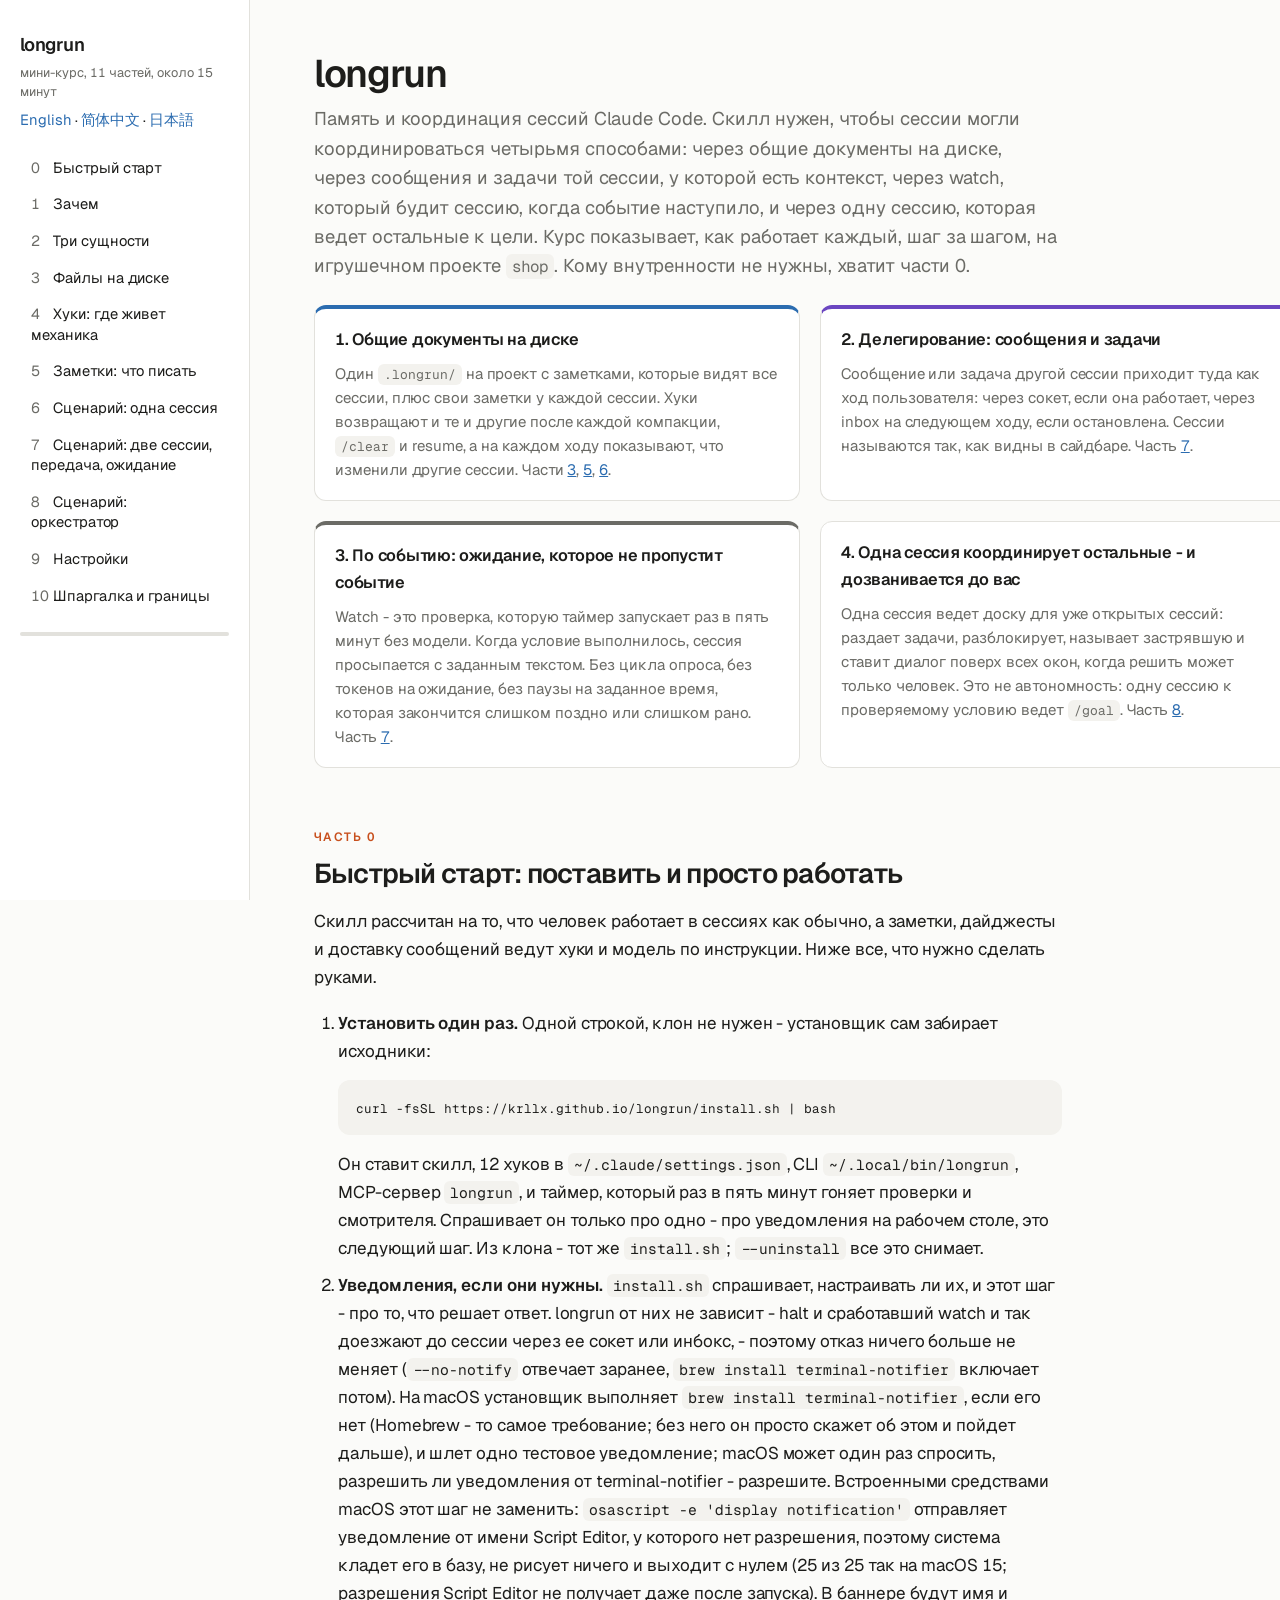
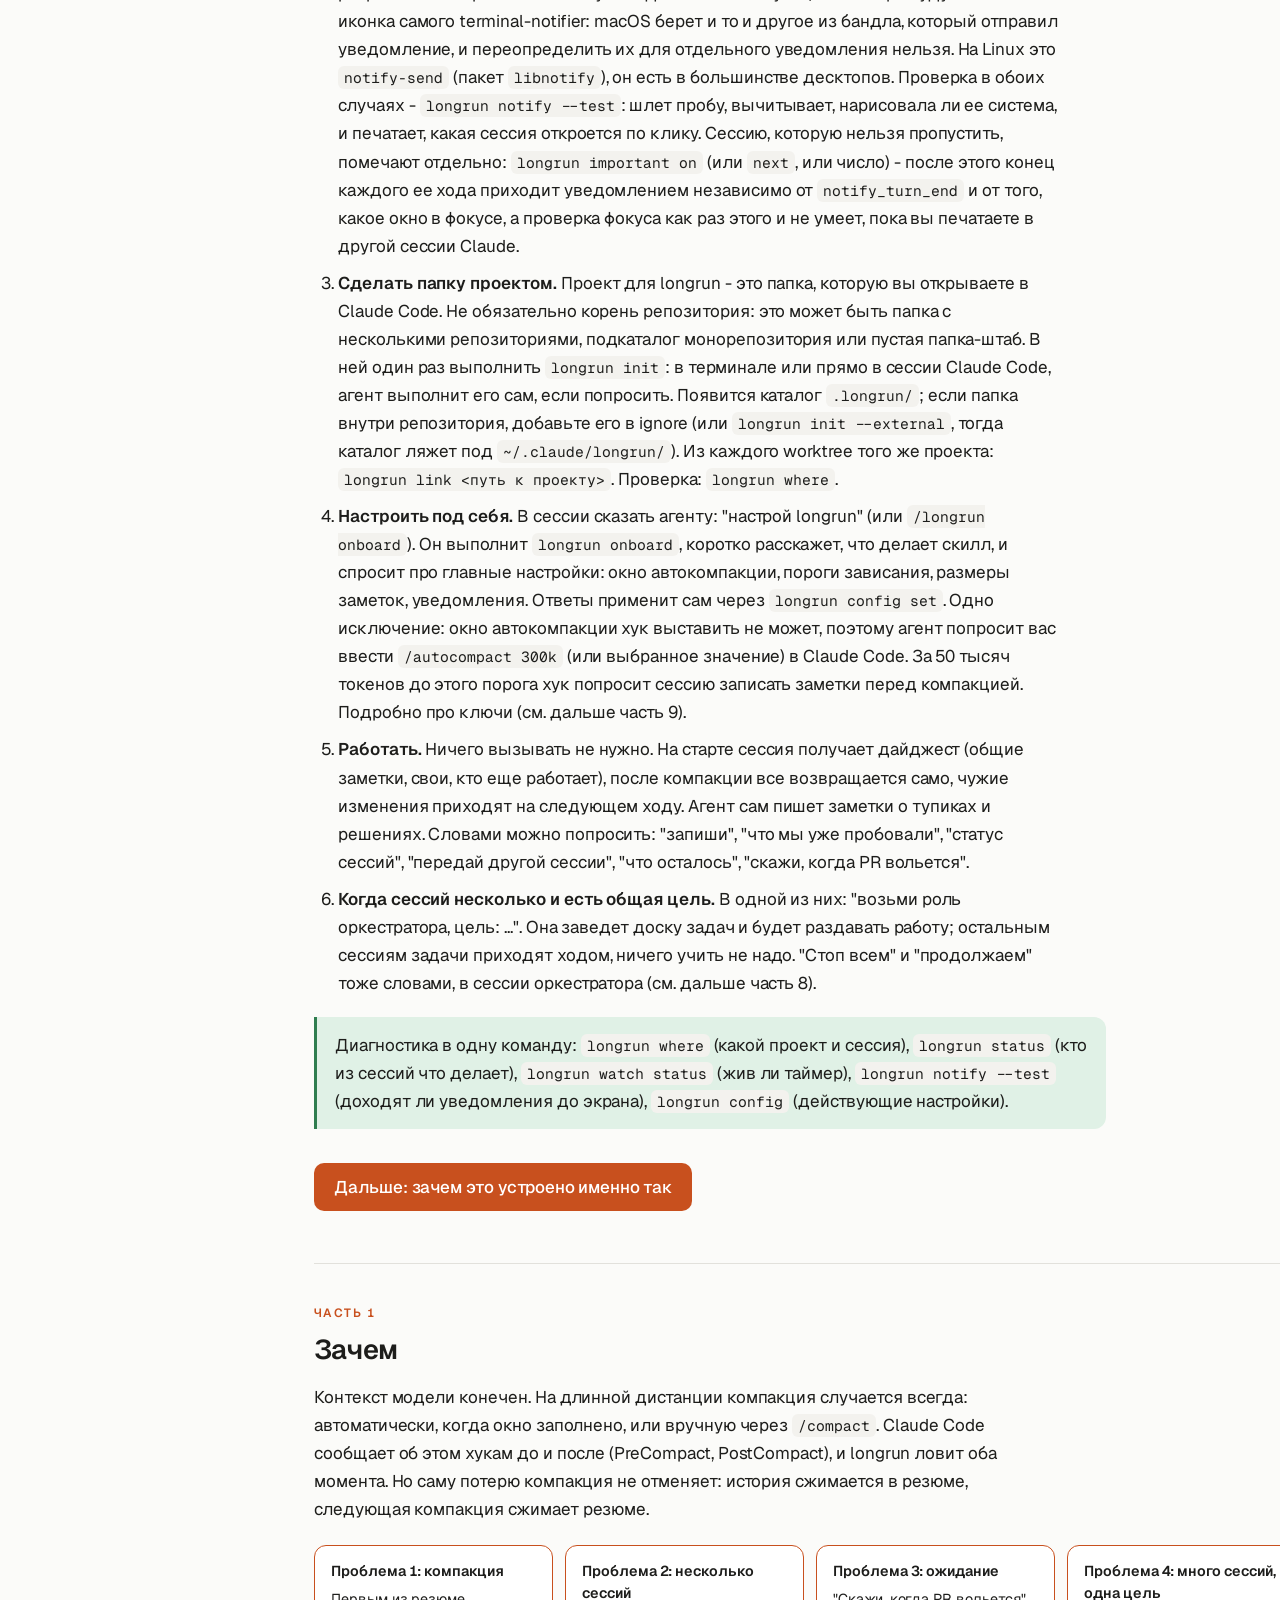
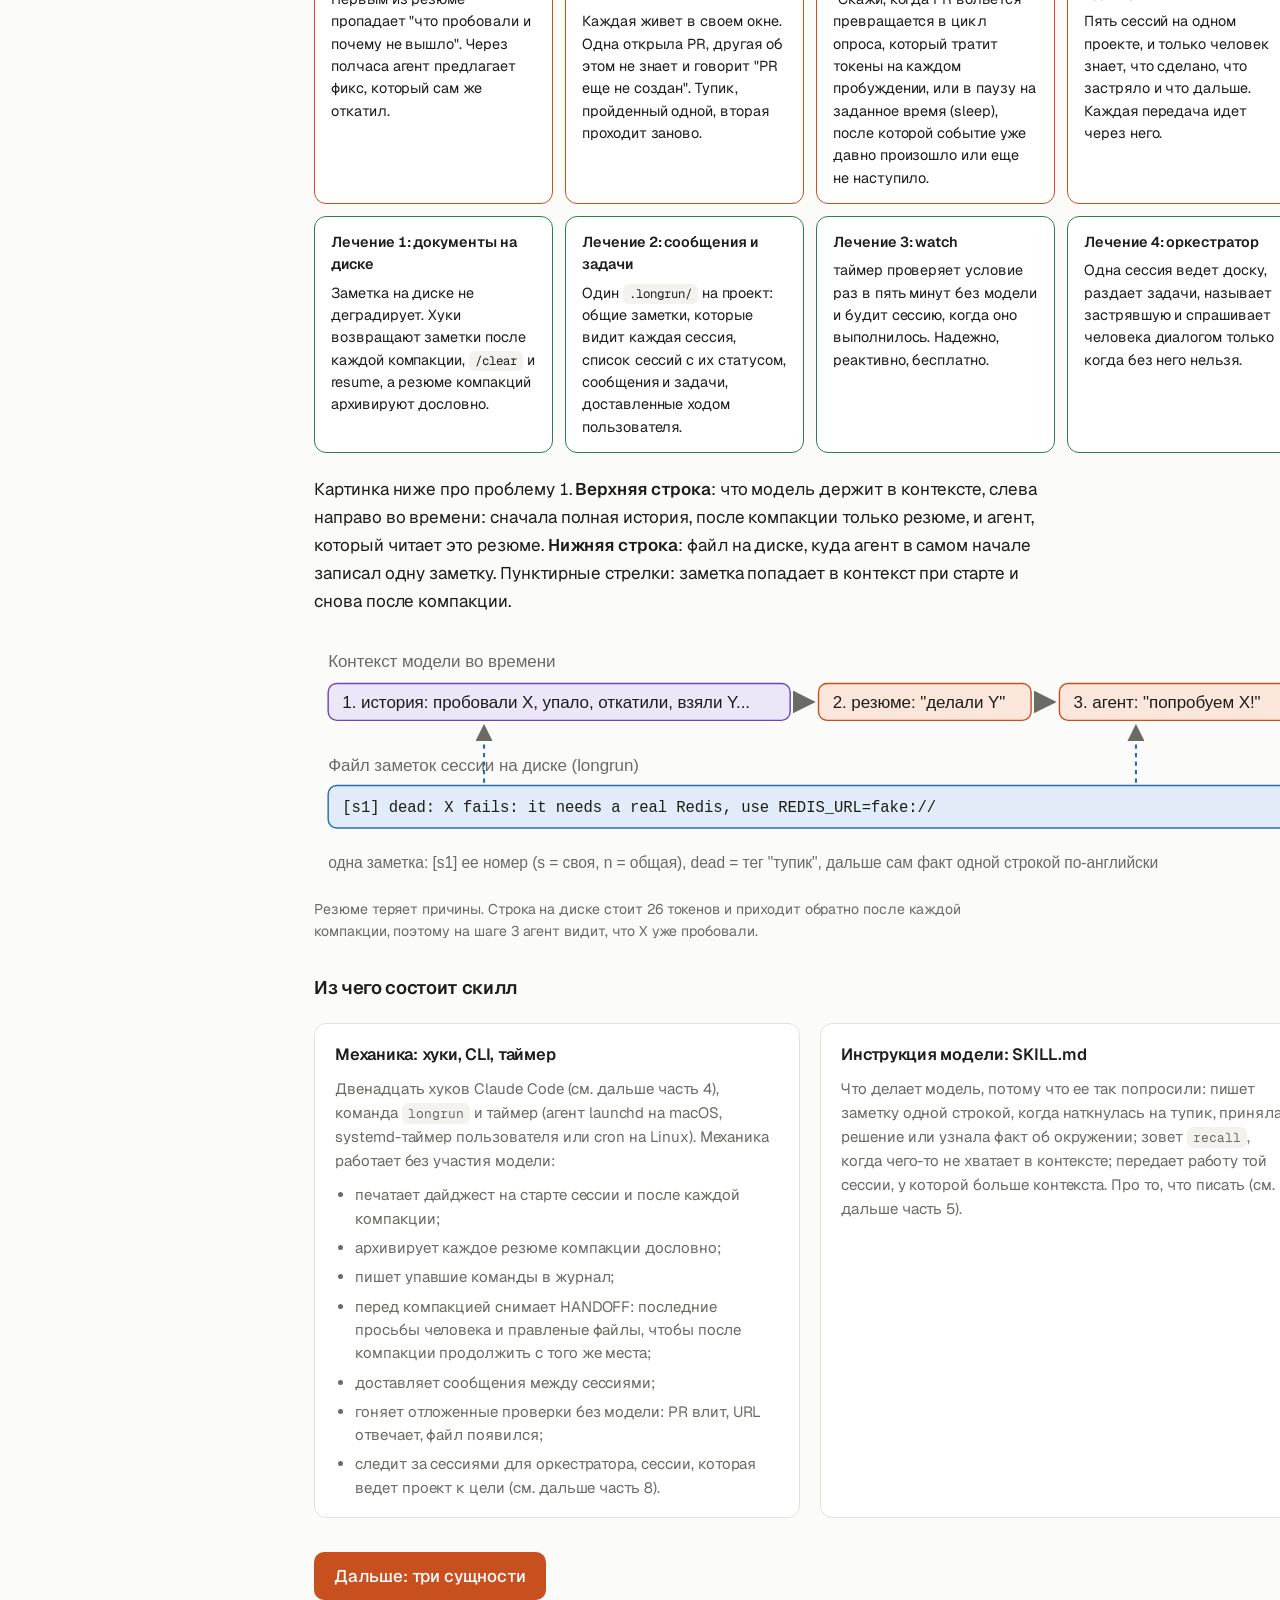
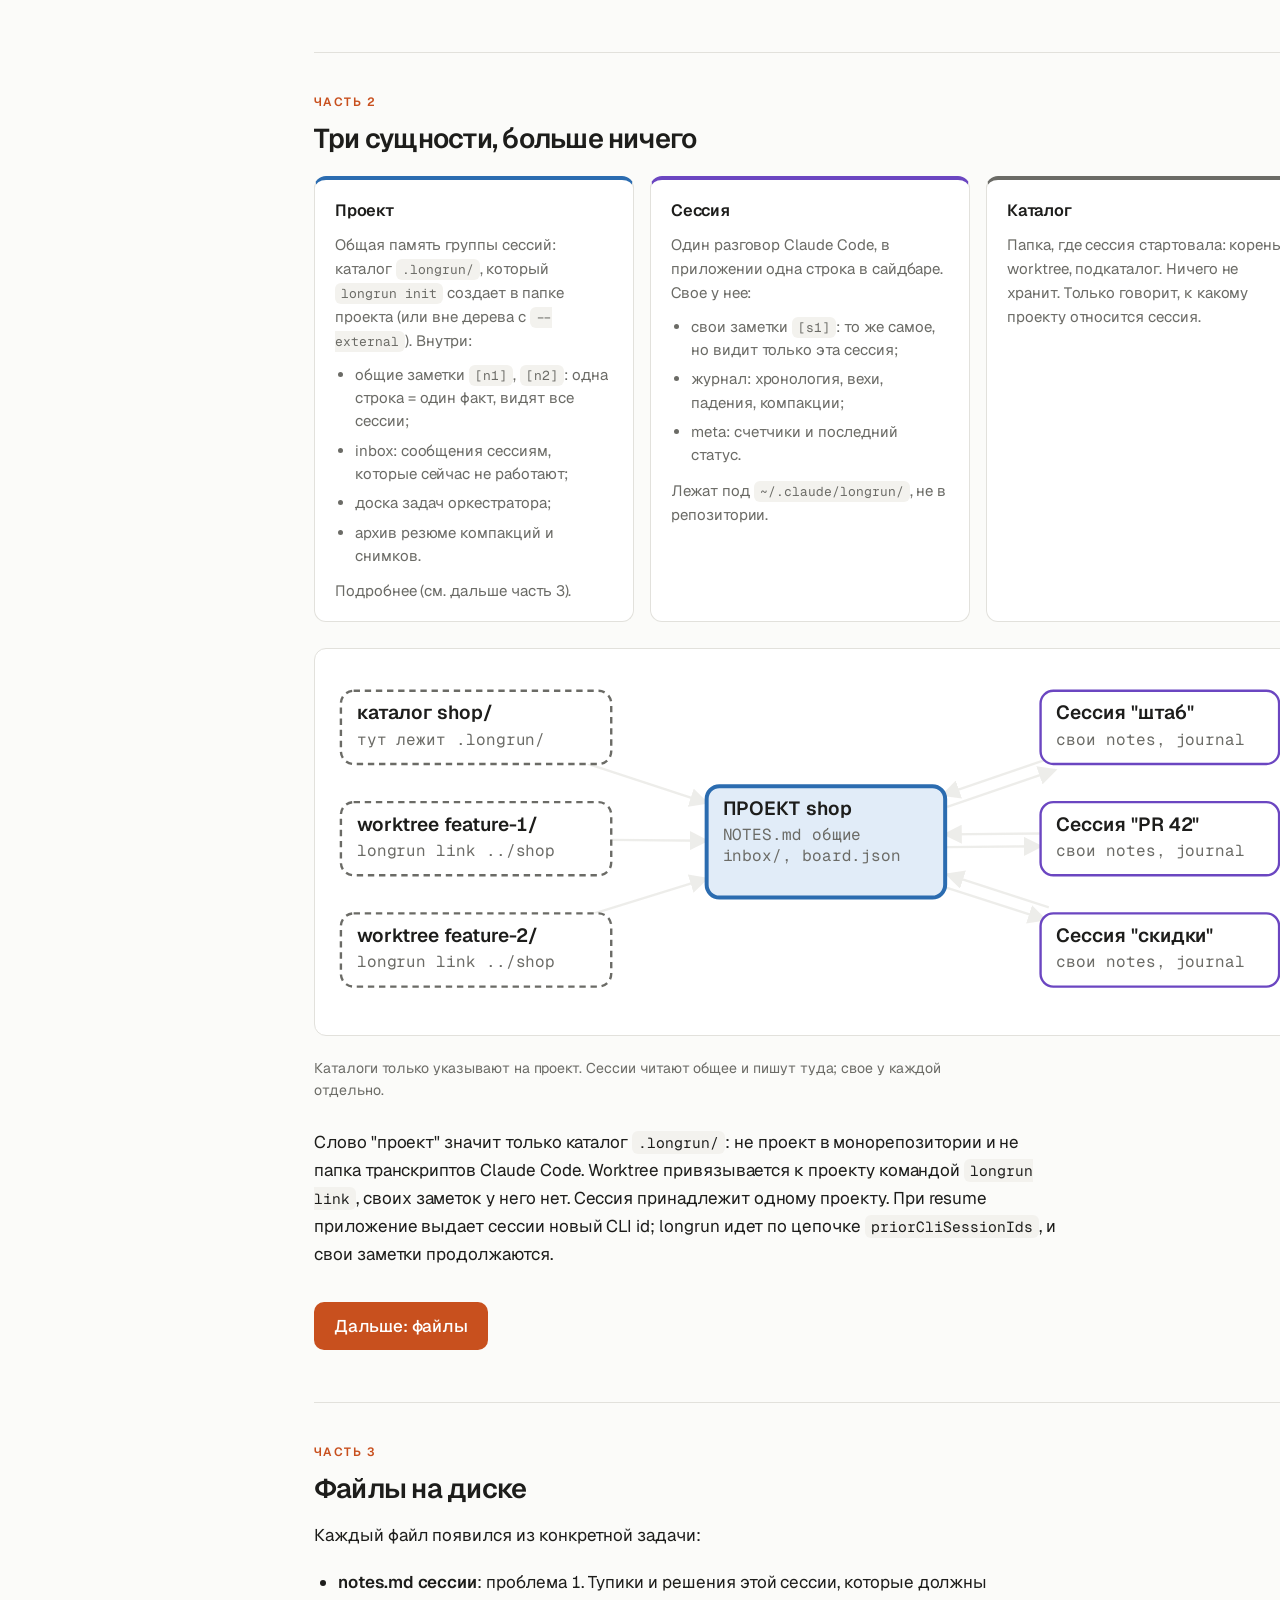
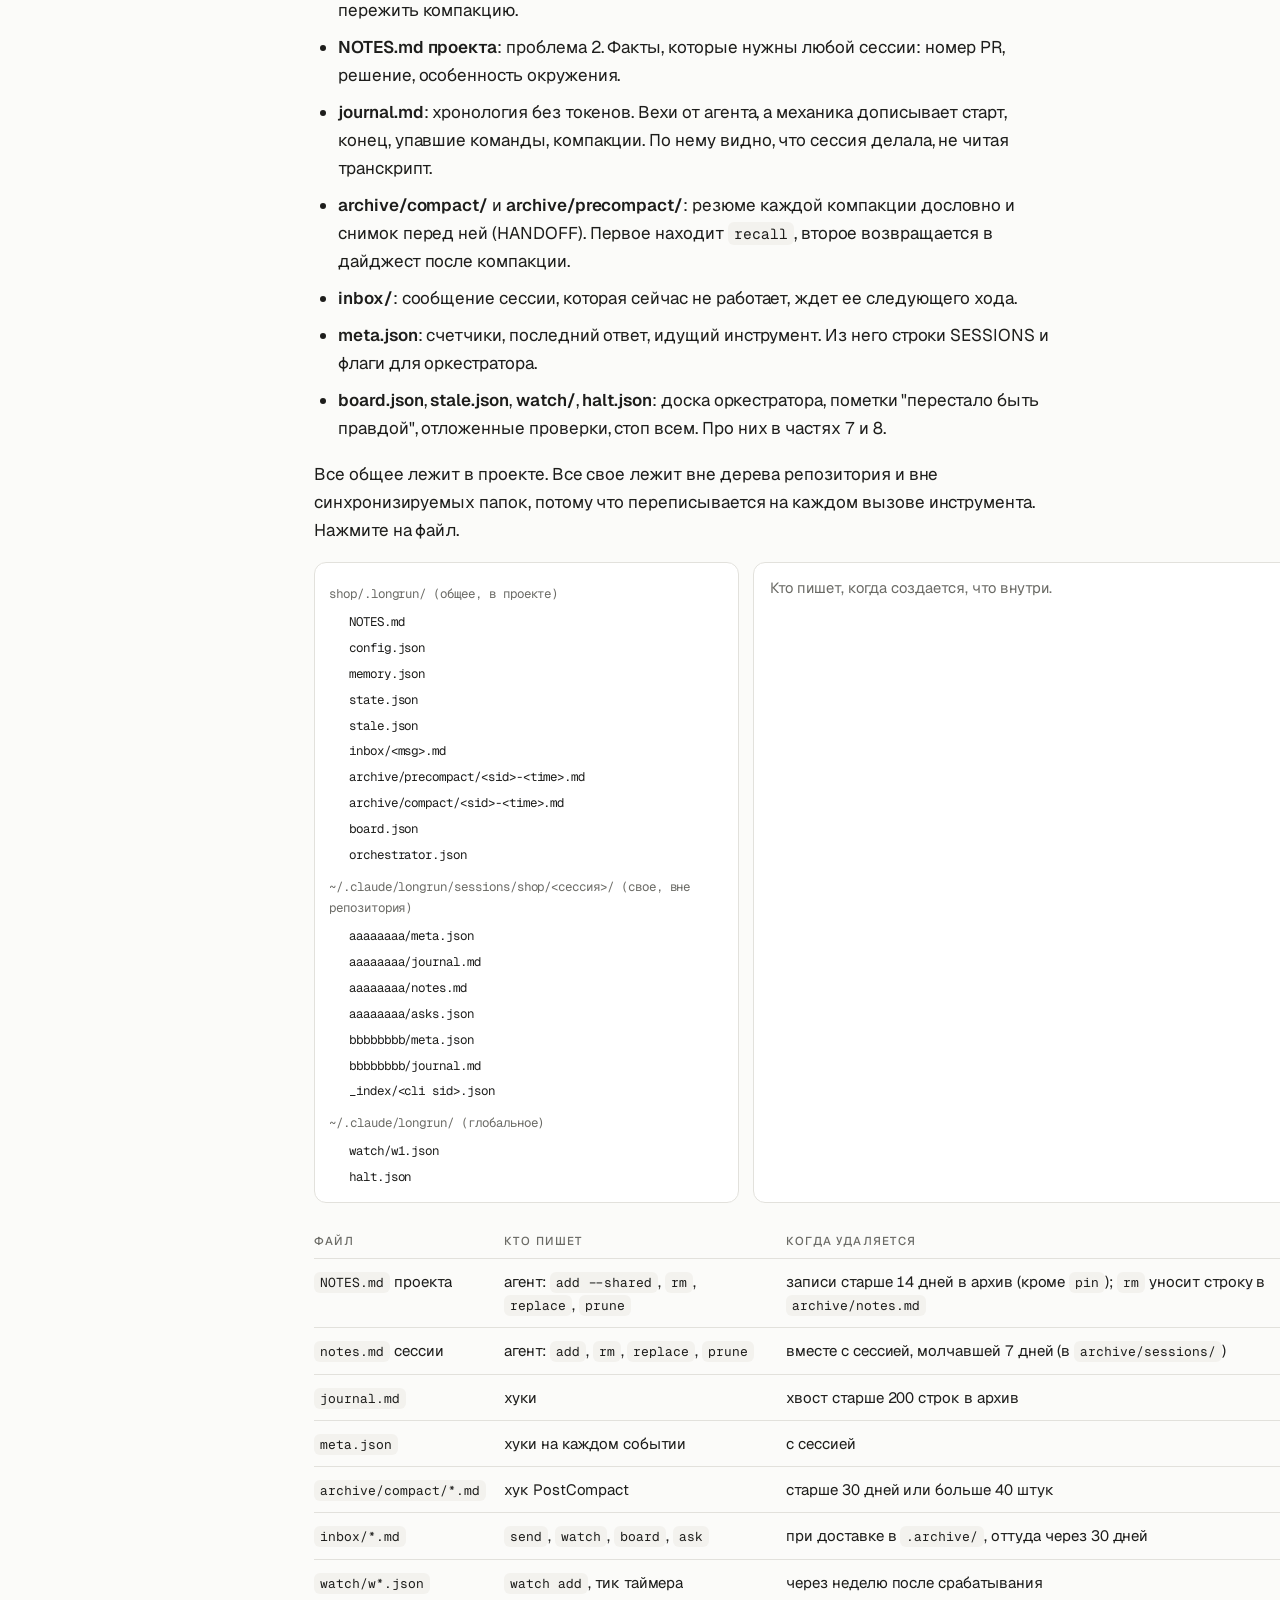
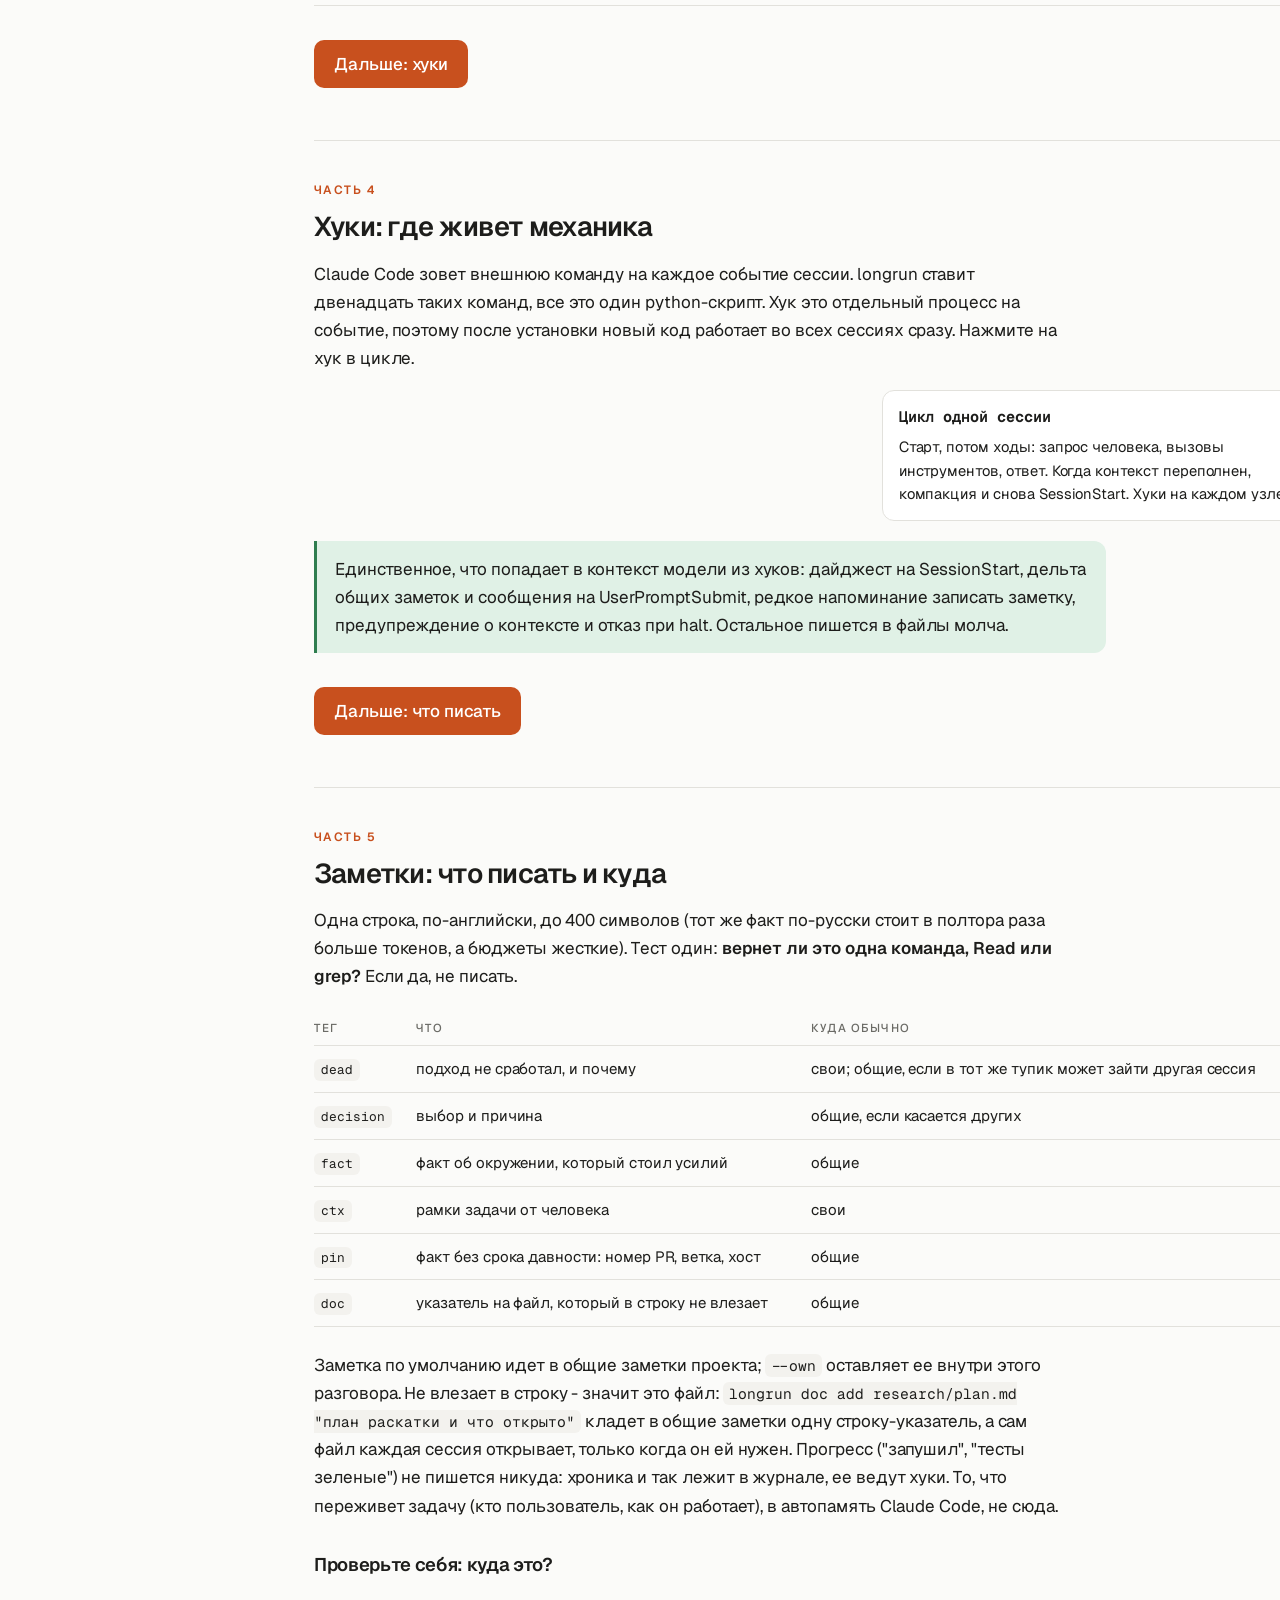
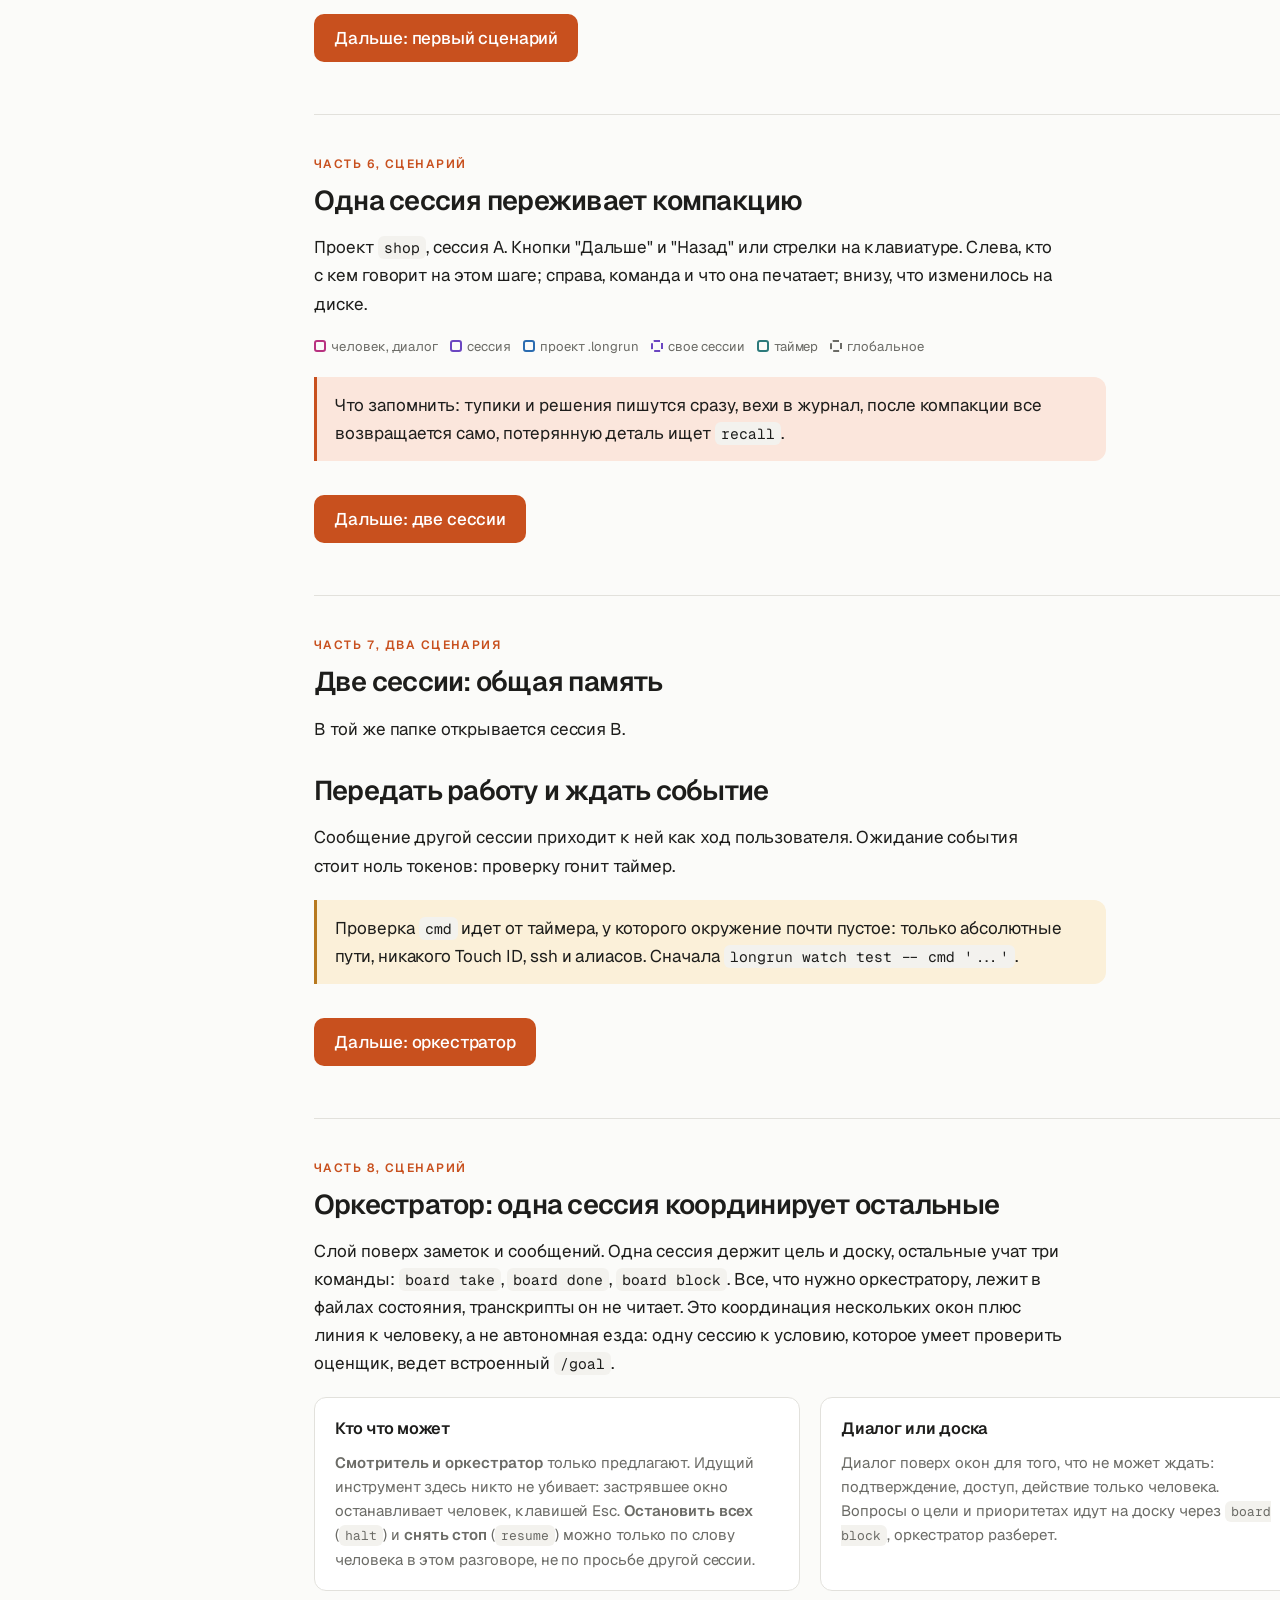
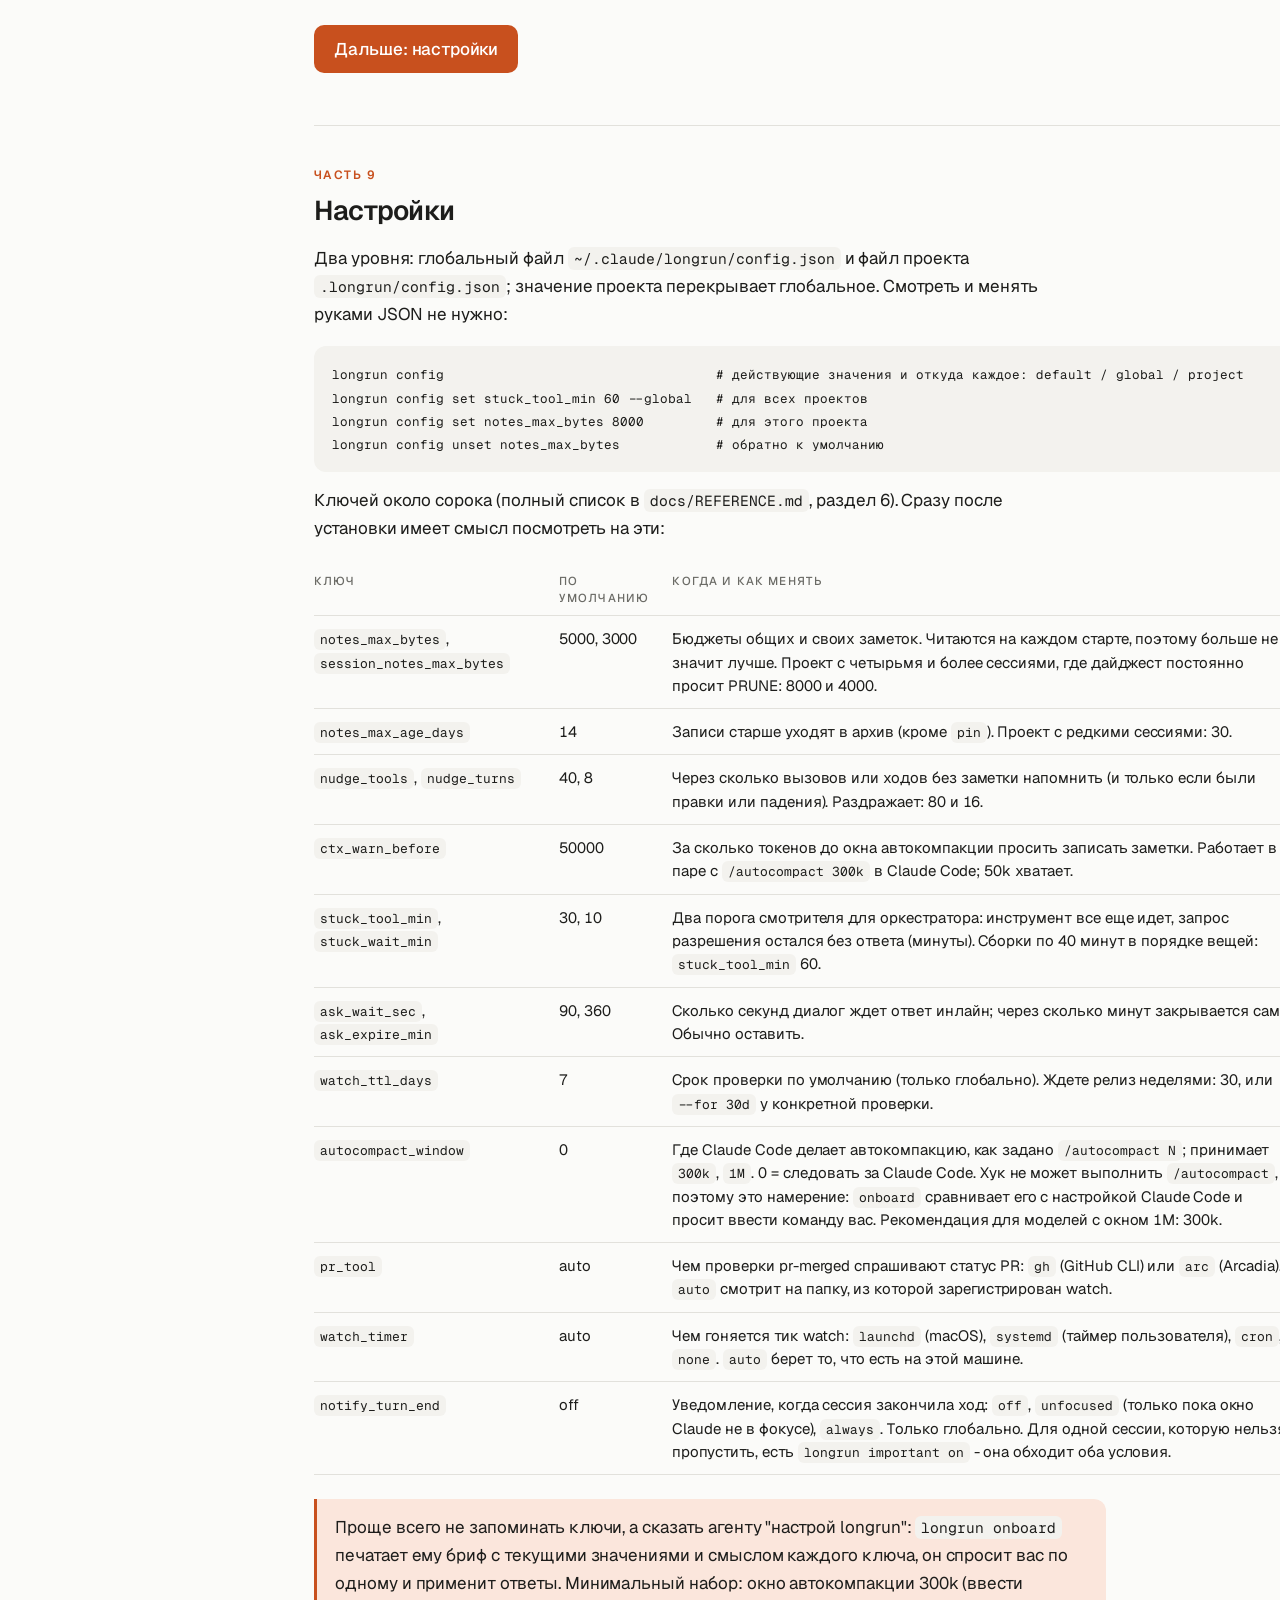
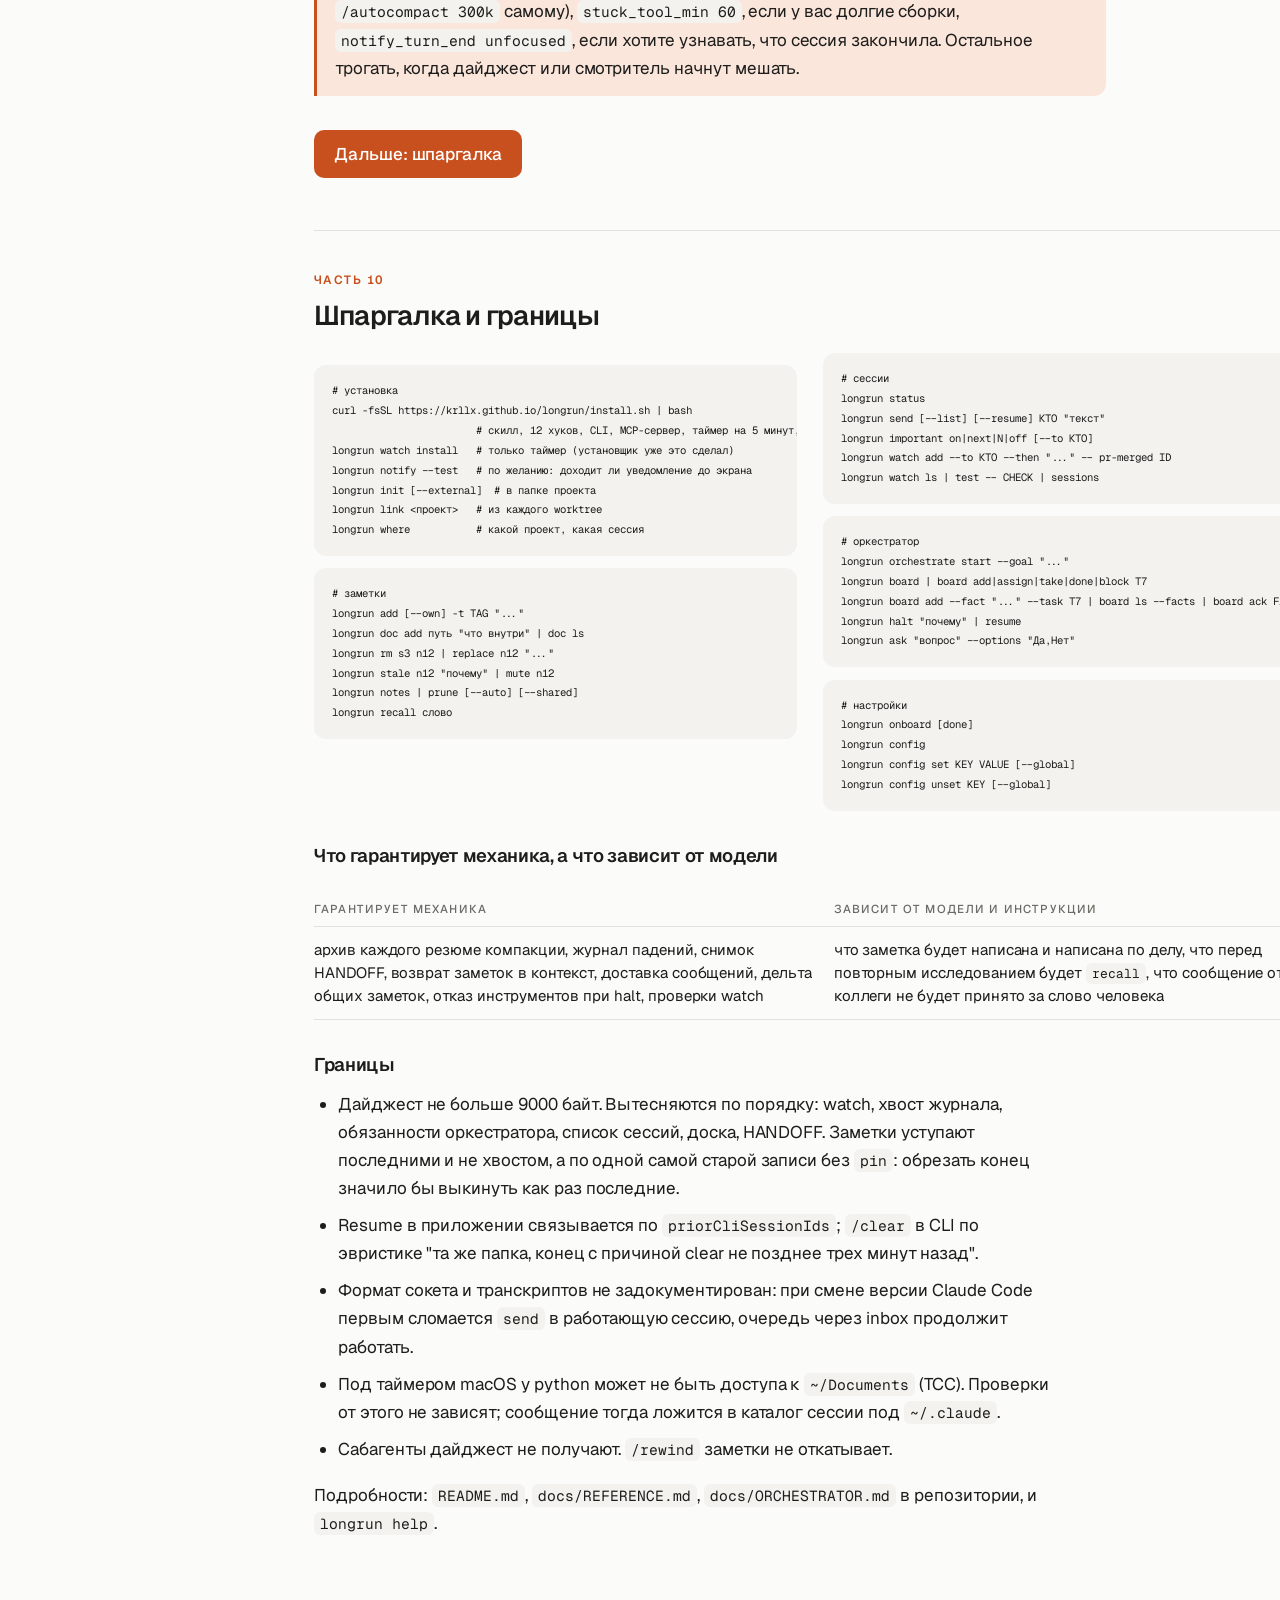
<file: course/ru/index.html>
<!doctype html>
<html lang="ru">
<head>
<meta charset="utf-8">
<meta name="viewport" content="width=device-width, initial-scale=1">
<title>longrun: мини-курс</title>
<link rel="preconnect" href="https://fonts.googleapis.com">
<link rel="preconnect" href="https://fonts.gstatic.com" crossorigin>
<link href="https://fonts.googleapis.com/css2?family=Geist:wght@300..700&family=Geist+Mono:wght@300..600&family=Inter:wght@300..700&display=swap" rel="stylesheet">
<link rel="stylesheet" href="../style.css">
</head>
<body>
<div class="layout">
<nav class="side">
  <div class="brand">longrun <small>мини-курс, 11 частей, около 15 минут</small></div>
  <div class="lang"><a href="../">English</a> · <a href="../zh-CN/">简体中文</a> · <a href="../ja/">日本語</a></div>
  <ol>
    <li><a href="#l0"><span class="num">0</span>Быстрый старт</a></li>
    <li><a href="#l1"><span class="num">1</span>Зачем</a></li>
    <li><a href="#l2"><span class="num">2</span>Три сущности</a></li>
    <li><a href="#l3"><span class="num">3</span>Файлы на диске</a></li>
    <li><a href="#l4"><span class="num">4</span>Хуки: где живет механика</a></li>
    <li><a href="#l5"><span class="num">5</span>Заметки: что писать</a></li>
    <li><a href="#l6"><span class="num">6</span>Сценарий: одна сессия</a></li>
    <li><a href="#l7"><span class="num">7</span>Сценарий: две сессии, передача, ожидание</a></li>
    <li><a href="#l8"><span class="num">8</span>Сценарий: оркестратор</a></li>
    <li><a href="#l9"><span class="num">9</span>Настройки</a></li>
    <li><a href="#l10"><span class="num">10</span>Шпаргалка и границы</a></li>
  </ol>
  <div class="progress"><i></i></div>
</nav>
<main>

<h1>longrun</h1>
<p class="lead">Память и координация сессий Claude Code. Скилл нужен, чтобы сессии могли координироваться четырьмя способами: через общие документы на диске, через сообщения и задачи той сессии, у которой есть контекст, через watch, который будит сессию, когда событие наступило, и через одну сессию, которая ведет остальные к цели. Курс показывает, как работает каждый, шаг за шагом, на игрушечном проекте <code>shop</code>. Кому внутренности не нужны, хватит части 0.</p>
<div class="grid2">
  <div class="card project"><h4>1. Общие документы на диске</h4><p>Один <code>.longrun/</code> на проект с заметками, которые видят все сессии, плюс свои заметки у каждой сессии. Хуки возвращают и те и другие после каждой компакции, <code>/clear</code> и resume, а на каждом ходу показывают, что изменили другие сессии. Части <a href="#l3">3</a>, <a href="#l5">5</a>, <a href="#l6">6</a>.</p></div>
  <div class="card session"><h4>2. Делегирование: сообщения и задачи</h4><p>Сообщение или задача другой сессии приходит туда как ход пользователя: через сокет, если она работает, через inbox на следующем ходу, если остановлена. Сессии называются так, как видны в сайдбаре. Часть <a href="#l7">7</a>.</p></div>
  <div class="card dir"><h4>3. По событию: ожидание, которое не пропустит событие</h4><p>Watch - это проверка, которую таймер запускает раз в пять минут без модели. Когда условие выполнилось, сессия просыпается с заданным текстом. Без цикла опроса, без токенов на ожидание, без паузы на заданное время, которая закончится слишком поздно или слишком рано. Часть <a href="#l7">7</a>.</p></div>
  <div class="card"><h4>4. Одна сессия координирует остальные - и дозванивается до вас</h4><p>Одна сессия ведет доску для уже открытых сессий: раздает задачи, разблокирует, называет застрявшую и ставит диалог поверх всех окон, когда решить может только человек. Это не автономность: одну сессию к проверяемому условию ведет <code>/goal</code>. Часть <a href="#l8">8</a>.</p></div>
</div>

<!-- ================= 0 ================= -->
<section class="lesson" id="l0">
<div class="kicker">Часть 0</div>
<h2>Быстрый старт: поставить и просто работать</h2>
<p>Скилл рассчитан на то, что человек работает в сессиях как обычно, а заметки, дайджесты и доставку сообщений ведут хуки и модель по инструкции. Ниже все, что нужно сделать руками.</p>
<ol>
<li><b>Установить один раз.</b> Одной строкой, клон не нужен - установщик сам забирает исходники:
<pre><code>curl -fsSL https://krllx.github.io/longrun/install.sh | bash</code></pre>
Он ставит скилл, 12 хуков в <code>~/.claude/settings.json</code>, CLI <code>~/.local/bin/longrun</code>, MCP-сервер <code>longrun</code>, и таймер, который раз в пять минут гоняет проверки и смотрителя. Спрашивает он только про одно - про уведомления на рабочем столе, это следующий шаг. Из клона - тот же <code>install.sh</code>; <code>--uninstall</code> все это снимает.</li>
<li><b>Уведомления, если они нужны.</b> <code>install.sh</code> спрашивает, настраивать ли их, и этот шаг - про то, что решает ответ. longrun от них не зависит - halt и сработавший watch и так доезжают до сессии через ее сокет или инбокс, - поэтому отказ ничего больше не меняет (<code>--no-notify</code> отвечает заранее, <code>brew install terminal-notifier</code> включает потом). На macOS установщик выполняет <code>brew install terminal-notifier</code>, если его нет (Homebrew - то самое требование; без него он просто скажет об этом и пойдет дальше), и шлет одно тестовое уведомление; macOS может один раз спросить, разрешить ли уведомления от terminal-notifier - разрешите. Встроенными средствами macOS этот шаг не заменить: <code>osascript -e 'display notification'</code> отправляет уведомление от имени Script Editor, у которого нет разрешения, поэтому система кладет его в базу, не рисует ничего и выходит с нулем (25 из 25 так на macOS 15; разрешения Script Editor не получает даже после запуска). В баннере будут имя и иконка самого terminal-notifier: macOS берет и то и другое из бандла, который отправил уведомление, и переопределить их для отдельного уведомления нельзя. На Linux это <code>notify-send</code> (пакет <code>libnotify</code>), он есть в большинстве десктопов. Проверка в обоих случаях - <code>longrun notify --test</code>: шлет пробу, вычитывает, нарисовала ли ее система, и печатает, какая сессия откроется по клику. Сессию, которую нельзя пропустить, помечают отдельно: <code>longrun important on</code> (или <code>next</code>, или число) - после этого конец каждого ее хода приходит уведомлением независимо от <code>notify_turn_end</code> и от того, какое окно в фокусе, а проверка фокуса как раз этого и не умеет, пока вы печатаете в другой сессии Claude.</li>
<li><b>Сделать папку проектом.</b> Проект для longrun - это папка, которую вы открываете в Claude Code. Не обязательно корень репозитория: это может быть папка с несколькими репозиториями, подкаталог монорепозитория или пустая папка-штаб. В ней один раз выполнить <code>longrun init</code>: в терминале или прямо в сессии Claude Code, агент выполнит его сам, если попросить. Появится каталог <code>.longrun/</code>; если папка внутри репозитория, добавьте его в ignore (или <code>longrun init --external</code>, тогда каталог ляжет под <code>~/.claude/longrun/</code>). Из каждого worktree того же проекта: <code>longrun link &lt;путь к проекту&gt;</code>. Проверка: <code>longrun where</code>.</li>
<li><b>Настроить под себя.</b> В сессии сказать агенту: "настрой longrun" (или <code>/longrun onboard</code>). Он выполнит <code>longrun onboard</code>, коротко расскажет, что делает скилл, и спросит про главные настройки: окно автокомпакции, пороги зависания, размеры заметок, уведомления. Ответы применит сам через <code>longrun config set</code>. Одно исключение: окно автокомпакции хук выставить не может, поэтому агент попросит вас ввести <code>/autocompact 300k</code> (или выбранное значение) в Claude Code. За 50 тысяч токенов до этого порога хук попросит сессию записать заметки перед компакцией. Подробно про ключи (см. дальше часть 9).</li>
<li><b>Работать.</b> Ничего вызывать не нужно. На старте сессия получает дайджест (общие заметки, свои, кто еще работает), после компакции все возвращается само, чужие изменения приходят на следующем ходу. Агент сам пишет заметки о тупиках и решениях. Словами можно попросить: "запиши", "что мы уже пробовали", "статус сессий", "передай другой сессии", "что осталось", "скажи, когда PR вольется".</li>
<li><b>Когда сессий несколько и есть общая цель.</b> В одной из них: "возьми роль оркестратора, цель: ...". Она заведет доску задач и будет раздавать работу; остальным сессиям задачи приходят ходом, ничего учить не надо. "Стоп всем" и "продолжаем" тоже словами, в сессии оркестратора (см. дальше часть 8).</li>
</ol>
<div class="callout ok">Диагностика в одну команду: <code>longrun where</code> (какой проект и сессия), <code>longrun status</code> (кто из сессий что делает), <code>longrun watch status</code> (жив ли таймер), <code>longrun notify --test</code> (доходят ли уведомления до экрана), <code>longrun config</code> (действующие настройки).</div>
<div class="next"><a href="#l1">Дальше: зачем это устроено именно так</a></div>
</section>

<!-- ================= 1 ================= -->
<section class="lesson" id="l1">
<div class="kicker">Часть 1</div>
<h2>Зачем</h2>
<p>Контекст модели конечен. На длинной дистанции компакция случается всегда: автоматически, когда окно заполнено, или вручную через <code>/compact</code>. Claude Code сообщает об этом хукам до и после (PreCompact, PostCompact), и longrun ловит оба момента. Но саму потерю компакция не отменяет: история сжимается в резюме, следующая компакция сжимает резюме.</p>
<div class="stripe">
  <div class="s bad"><b>Проблема 1: компакция</b>Первым из резюме пропадает "что пробовали и почему не вышло". Через полчаса агент предлагает фикс, который сам же откатил.</div>
  <div class="s bad"><b>Проблема 2: несколько сессий</b>Каждая живет в своем окне. Одна открыла PR, другая об этом не знает и говорит "PR еще не создан". Тупик, пройденный одной, вторая проходит заново.</div>
  <div class="s bad"><b>Проблема 3: ожидание</b>"Скажи, когда PR вольется" превращается в цикл опроса, который тратит токены на каждом пробуждении, или в паузу на заданное время (sleep), после которой событие уже давно произошло или еще не наступило.</div>
  <div class="s bad"><b>Проблема 4: много сессий, одна цель</b>Пять сессий на одном проекте, и только человек знает, что сделано, что застряло и что дальше. Каждая передача идет через него.</div>
  <div class="s good"><b>Лечение 1: документы на диске</b>Заметка на диске не деградирует. Хуки возвращают заметки после каждой компакции, <code>/clear</code> и resume, а резюме компакций архивируют дословно.</div>
  <div class="s good"><b>Лечение 2: сообщения и задачи</b>Один <code>.longrun/</code> на проект: общие заметки, которые видит каждая сессия, список сессий с их статусом, сообщения и задачи, доставленные ходом пользователя.</div>
  <div class="s good"><b>Лечение 3: watch</b>таймер проверяет условие раз в пять минут без модели и будит сессию, когда оно выполнилось. Надежно, реактивно, бесплатно.</div>
  <div class="s good"><b>Лечение 4: оркестратор</b>Одна сессия ведет доску, раздает задачи, называет застрявшую и спрашивает человека диалогом только когда без него нельзя.</div>
</div>
<p>Картинка ниже про проблему 1. <b>Верхняя строка</b>: что модель держит в контексте, слева направо во времени: сначала полная история, после компакции только резюме, и агент, который читает это резюме. <b>Нижняя строка</b>: файл на диске, куда агент в самом начале записал одну заметку. Пунктирные стрелки: заметка попадает в контекст при старте и снова после компакции.</p>
<figure>
<svg viewBox="0 0 700 175" xmlns="http://www.w3.org/2000/svg" font-family="-apple-system, Segoe UI, sans-serif" font-size="12">
  <text x="10" y="18" fill="var(--muted)">Контекст модели во времени</text>
  <rect x="10" y="30" width="326" height="26" rx="6" fill="var(--session-soft)" stroke="var(--session)"/>
  <text x="20" y="47" fill="var(--fg)">1. история: пробовали X, упало, откатили, взяли Y...</text>
  <path d="M338,43 L352,43" stroke="var(--muted)" stroke-width="2" marker-end="url(#a1)"/>
  <rect x="356" y="30" width="150" height="26" rx="6" fill="var(--accent-soft)" stroke="var(--accent)"/>
  <text x="366" y="47" fill="var(--fg)">2. резюме: "делали Y"</text>
  <path d="M508,43 L522,43" stroke="var(--muted)" stroke-width="2" marker-end="url(#a1)"/>
  <rect x="526" y="30" width="164" height="26" rx="6" fill="var(--accent-soft)" stroke="var(--accent)"/>
  <text x="536" y="47" fill="var(--fg)">3. агент: "попробуем X!"</text>
  <text x="10" y="92" fill="var(--muted)">Файл заметок сессии на диске (longrun)</text>
  <rect x="10" y="102" width="680" height="30" rx="6" fill="var(--project-soft)" stroke="var(--project)"/>
  <text x="20" y="121" fill="var(--fg)" font-family="ui-monospace, Menlo, monospace" font-size="11">[s1] dead: X fails: it needs a real Redis, use REDIS_URL=fake://</text>
  <text x="10" y="160" fill="var(--muted)" font-size="11">одна заметка: [s1] ее номер (s = своя, n = общая), dead = тег "тупик", дальше сам факт одной строкой по-английски</text>
  <path d="M120,100 L120,60" stroke="var(--project)" stroke-width="1.5" stroke-dasharray="3 3" marker-end="url(#a1)"/>
  <path d="M580,100 L580,60" stroke="var(--project)" stroke-width="1.5" stroke-dasharray="3 3" marker-end="url(#a1)"/>
  <defs><marker id="a1" markerWidth="8" markerHeight="8" refX="7" refY="4" orient="auto"><path d="M0,0 L8,4 L0,8 z" fill="var(--muted)"/></marker></defs>
</svg>
<figcaption>Резюме теряет причины. Строка на диске стоит 26 токенов и приходит обратно после каждой компакции, поэтому на шаге 3 агент видит, что X уже пробовали.</figcaption>
</figure>
<h3>Из чего состоит скилл</h3>
<div class="grid2">
  <div class="card"><h4>Механика: хуки, CLI, таймер</h4><p>Двенадцать хуков Claude Code (см. дальше часть 4), команда <code>longrun</code> и таймер (агент launchd на macOS, systemd-таймер пользователя или cron на Linux). Механика работает без участия модели:</p>
  <ul>
  <li>печатает дайджест на старте сессии и после каждой компакции;</li>
  <li>архивирует каждое резюме компакции дословно;</li>
  <li>пишет упавшие команды в журнал;</li>
  <li>перед компакцией снимает HANDOFF: последние просьбы человека и правленые файлы, чтобы после компакции продолжить с того же места;</li>
  <li>доставляет сообщения между сессиями;</li>
  <li>гоняет отложенные проверки без модели: PR влит, URL отвечает, файл появился;</li>
  <li>следит за сессиями для оркестратора, сессии, которая ведет проект к цели (см. дальше часть 8).</li>
  </ul></div>
  <div class="card"><h4>Инструкция модели: SKILL.md</h4><p>Что делает модель, потому что ее так попросили: пишет заметку одной строкой, когда наткнулась на тупик, приняла решение или узнала факт об окружении; зовет <code>recall</code>, когда чего-то не хватает в контексте; передает работу той сессии, у которой больше контекста. Про то, что писать (см. дальше часть 5).</p></div>
</div>
<div class="next"><a href="#l2">Дальше: три сущности</a></div>
</section>

<!-- ================= 2 ================= -->
<section class="lesson" id="l2">
<div class="kicker">Часть 2</div>
<h2>Три сущности, больше ничего</h2>
<div class="grid3">
  <div class="card project"><h4>Проект</h4><p>Общая память группы сессий: каталог <code>.longrun/</code>, который <code>longrun init</code> создает в папке проекта (или вне дерева с <code>--external</code>). Внутри:</p>
  <ul>
  <li>общие заметки <code>[n1]</code>, <code>[n2]</code>: одна строка = один факт, видят все сессии;</li>
  <li>inbox: сообщения сессиям, которые сейчас не работают;</li>
  <li>доска задач оркестратора;</li>
  <li>архив резюме компакций и снимков.</li>
  </ul><p>Подробнее (см. дальше часть 3).</p></div>
  <div class="card session"><h4>Сессия</h4><p>Один разговор Claude Code, в приложении одна строка в сайдбаре. Свое у нее:</p>
  <ul>
  <li>свои заметки <code>[s1]</code>: то же самое, но видит только эта сессия;</li>
  <li>журнал: хронология, вехи, падения, компакции;</li>
  <li>meta: счетчики и последний статус.</li>
  </ul><p>Лежат под <code>~/.claude/longrun/</code>, не в репозитории.</p></div>
  <div class="card dir"><h4>Каталог</h4><p>Папка, где сессия стартовала: корень, worktree, подкаталог. Ничего не хранит. Только говорит, к какому проекту относится сессия.</p></div>
</div>
<figure id="fig-entities"></figure>
<p>Слово "проект" значит только каталог <code>.longrun/</code>: не проект в монорепозитории и не папка транскриптов Claude Code. Worktree привязывается к проекту командой <code>longrun link</code>, своих заметок у него нет. Сессия принадлежит одному проекту. При resume приложение выдает сессии новый CLI id; longrun идет по цепочке <code>priorCliSessionIds</code>, и свои заметки продолжаются.</p>
<div class="next"><a href="#l3">Дальше: файлы</a></div>
</section>

<!-- ================= 3 ================= -->
<section class="lesson" id="l3">
<div class="kicker">Часть 3</div>
<h2>Файлы на диске</h2>
<p>Каждый файл появился из конкретной задачи:</p>
<ul>
<li><b>notes.md сессии</b>: проблема 1. Тупики и решения этой сессии, которые должны пережить компакцию.</li>
<li><b>NOTES.md проекта</b>: проблема 2. Факты, которые нужны любой сессии: номер PR, решение, особенность окружения.</li>
<li><b>journal.md</b>: хронология без токенов. Вехи от агента, а механика дописывает старт, конец, упавшие команды, компакции. По нему видно, что сессия делала, не читая транскрипт.</li>
<li><b>archive/compact/</b> и <b>archive/precompact/</b>: резюме каждой компакции дословно и снимок перед ней (HANDOFF). Первое находит <code>recall</code>, второе возвращается в дайджест после компакции.</li>
<li><b>inbox/</b>: сообщение сессии, которая сейчас не работает, ждет ее следующего хода.</li>
<li><b>meta.json</b>: счетчики, последний ответ, идущий инструмент. Из него строки SESSIONS и флаги для оркестратора.</li>
<li><b>board.json</b>, <b>stale.json</b>, <b>watch/</b>, <b>halt.json</b>: доска оркестратора, пометки "перестало быть правдой", отложенные проверки, стоп всем. Про них в частях 7 и 8.</li>
</ul>
<p>Все общее лежит в проекте. Все свое лежит вне дерева репозитория и вне синхронизируемых папок, потому что переписывается на каждом вызове инструмента. Нажмите на файл.</p>
<div class="files"><div class="tree" id="tree-all"></div><div class="fileinfo" id="tree-all-info"><span style="color:var(--muted)">Кто пишет, когда создается, что внутри.</span></div></div>
<table>
<tr><th>Файл</th><th>Кто пишет</th><th>Когда удаляется</th></tr>
<tr><td><code>NOTES.md</code> проекта</td><td>агент: <code>add --shared</code>, <code>rm</code>, <code>replace</code>, <code>prune</code></td><td>записи старше 14 дней в архив (кроме <code>pin</code>); <code>rm</code> уносит строку в <code>archive/notes.md</code></td></tr>
<tr><td><code>notes.md</code> сессии</td><td>агент: <code>add</code>, <code>rm</code>, <code>replace</code>, <code>prune</code></td><td>вместе с сессией, молчавшей 7 дней (в <code>archive/sessions/</code>)</td></tr>
<tr><td><code>journal.md</code></td><td>хуки</td><td>хвост старше 200 строк в архив</td></tr>
<tr><td><code>meta.json</code></td><td>хуки на каждом событии</td><td>с сессией</td></tr>
<tr><td><code>archive/compact/*.md</code></td><td>хук PostCompact</td><td>старше 30 дней или больше 40 штук</td></tr>
<tr><td><code>inbox/*.md</code></td><td><code>send</code>, <code>watch</code>, <code>board</code>, <code>ask</code></td><td>при доставке в <code>.archive/</code>, оттуда через 30 дней</td></tr>
<tr><td><code>watch/w*.json</code></td><td><code>watch add</code>, тик таймера</td><td>через неделю после срабатывания</td></tr>
</table>
<div class="next"><a href="#l4">Дальше: хуки</a></div>
</section>

<!-- ================= 4 ================= -->
<section class="lesson" id="l4">
<div class="kicker">Часть 4</div>
<h2>Хуки: где живет механика</h2>
<p>Claude Code зовет внешнюю команду на каждое событие сессии. longrun ставит двенадцать таких команд, все это один python-скрипт. Хук это отдельный процесс на событие, поэтому после установки новый код работает во всех сессиях сразу. Нажмите на хук в цикле.</p>
<div class="hooks"><div id="hookloop"></div><div class="hookinfo" id="hookinfo"><h4>Цикл одной сессии</h4><div>Старт, потом ходы: запрос человека, вызовы инструментов, ответ. Когда контекст переполнен, компакция и снова SessionStart. Хуки на каждом узле.</div></div></div>
<div class="callout ok">Единственное, что попадает в контекст модели из хуков: дайджест на SessionStart, дельта общих заметок и сообщения на UserPromptSubmit, редкое напоминание записать заметку, предупреждение о контексте и отказ при halt. Остальное пишется в файлы молча.</div>
<div class="next"><a href="#l5">Дальше: что писать</a></div>
</section>

<!-- ================= 5 ================= -->
<section class="lesson" id="l5">
<div class="kicker">Часть 5</div>
<h2>Заметки: что писать и куда</h2>
<p>Одна строка, по-английски, до 400 символов (тот же факт по-русски стоит в полтора раза больше токенов, а бюджеты жесткие). Тест один: <b>вернет ли это одна команда, Read или grep?</b> Если да, не писать.</p>
<table>
<tr><th>Тег</th><th>Что</th><th>Куда обычно</th></tr>
<tr><td><span class="tag">dead</span></td><td>подход не сработал, и почему</td><td>свои; общие, если в тот же тупик может зайти другая сессия</td></tr>
<tr><td><span class="tag">decision</span></td><td>выбор и причина</td><td>общие, если касается других</td></tr>
<tr><td><span class="tag">fact</span></td><td>факт об окружении, который стоил усилий</td><td>общие</td></tr>
<tr><td><span class="tag">ctx</span></td><td>рамки задачи от человека</td><td>свои</td></tr>
<tr><td><span class="tag">pin</span></td><td>факт без срока давности: номер PR, ветка, хост</td><td>общие</td></tr>
<tr><td><span class="tag">doc</span></td><td>указатель на файл, который в строку не влезает</td><td>общие</td></tr>
</table>
<p>Заметка по умолчанию идет в общие заметки проекта; <code>--own</code> оставляет ее внутри этого разговора. Не влезает в строку - значит это файл: <code>longrun doc add research/plan.md "план раскатки и что открыто"</code> кладет в общие заметки одну строку-указатель, а сам файл каждая сессия открывает, только когда он ей нужен. Прогресс ("запушил", "тесты зеленые") не пишется никуда: хроника и так лежит в журнале, ее ведут хуки. То, что переживет задачу (кто пользователь, как он работает), в автопамять Claude Code, не сюда.</p>
<h3>Проверьте себя: куда это?</h3>
<div class="quiz" id="quiz"></div>
<div class="next"><a href="#l6">Дальше: первый сценарий</a></div>
</section>

<!-- ================= 6 ================= -->
<section class="lesson" id="l6">
<div class="kicker">Часть 6, сценарий</div>
<h2>Одна сессия переживает компакцию</h2>
<p>Проект <code>shop</code>, сессия A. Кнопки "Дальше" и "Назад" или стрелки на клавиатуре. Слева, кто с кем говорит на этом шаге; справа, команда и что она печатает; внизу, что изменилось на диске.</p>
<div class="legend"><span class="human"><i></i>человек, диалог</span><span class="session"><i></i>сессия</span><span class="project"><i></i>проект .longrun</span><span class="own"><i></i>свое сессии</span><span class="timer"><i></i>таймер</span><span class="global"><i></i>глобальное</span></div>
<div id="p1"></div>
<div class="callout">Что запомнить: тупики и решения пишутся сразу, вехи в журнал, после компакции все возвращается само, потерянную деталь ищет <code>recall</code>.</div>
<div class="next"><a href="#l7">Дальше: две сессии</a></div>
</section>

<!-- ================= 7 ================= -->
<section class="lesson" id="l7">
<div class="kicker">Часть 7, два сценария</div>
<h2>Две сессии: общая память</h2>
<p>В той же папке открывается сессия B.</p>
<div id="p2"></div>
<h2 style="margin-top:32px">Передать работу и ждать событие</h2>
<p>Сообщение другой сессии приходит к ней как ход пользователя. Ожидание события стоит ноль токенов: проверку гонит таймер.</p>
<div id="p3"></div>
<div class="callout warn">Проверка <code>cmd</code> идет от таймера, у которого окружение почти пустое: только абсолютные пути, никакого Touch ID, ssh и алиасов. Сначала <code>longrun watch test -- cmd '...'</code>.</div>
<div class="next"><a href="#l8">Дальше: оркестратор</a></div>
</section>

<!-- ================= 8 ================= -->
<section class="lesson" id="l8">
<div class="kicker">Часть 8, сценарий</div>
<h2>Оркестратор: одна сессия координирует остальные</h2>
<p>Слой поверх заметок и сообщений. Одна сессия держит цель и доску, остальные учат три команды: <code>board take</code>, <code>board done</code>, <code>board block</code>. Все, что нужно оркестратору, лежит в файлах состояния, транскрипты он не читает. Это координация нескольких окон плюс линия к человеку, а не автономная езда: одну сессию к условию, которое умеет проверить оценщик, ведет встроенный <code>/goal</code>.</p>
<div id="p4"></div>
<div class="grid2">
  <div class="card"><h4>Кто что может</h4><p><b>Смотритель и оркестратор</b> только предлагают. Идущий инструмент здесь никто не убивает: застрявшее окно останавливает человек, клавишей Esc. <b>Остановить всех</b> (<code>halt</code>) и <b>снять стоп</b> (<code>resume</code>) можно только по слову человека в этом разговоре, не по просьбе другой сессии.</p></div>
  <div class="card"><h4>Диалог или доска</h4><p>Диалог поверх окон для того, что не может ждать: подтверждение, доступ, действие только человека. Вопросы о цели и приоритетах идут на доску через <code>board block</code>, оркестратор разберет.</p></div>
</div>
<div class="next"><a href="#l9">Дальше: настройки</a></div>
</section>

<!-- ================= 9 ================= -->
<section class="lesson" id="l9">
<div class="kicker">Часть 9</div>
<h2>Настройки</h2>
<p>Два уровня: глобальный файл <code>~/.claude/longrun/config.json</code> и файл проекта <code>.longrun/config.json</code>; значение проекта перекрывает глобальное. Смотреть и менять руками JSON не нужно:</p>
<pre><code>longrun config                                  # действующие значения и откуда каждое: default / global / project
longrun config set stuck_tool_min 60 --global   # для всех проектов
longrun config set notes_max_bytes 8000         # для этого проекта
longrun config unset notes_max_bytes            # обратно к умолчанию</code></pre>
<p>Ключей около сорока (полный список в <code>docs/REFERENCE.md</code>, раздел 6). Сразу после установки имеет смысл посмотреть на эти:</p>
<table>
<tr><th>Ключ</th><th>По умолчанию</th><th>Когда и как менять</th></tr>
<tr><td><code>notes_max_bytes</code>, <code>session_notes_max_bytes</code></td><td>5000, 3000</td><td>Бюджеты общих и своих заметок. Читаются на каждом старте, поэтому больше не значит лучше. Проект с четырьмя и более сессиями, где дайджест постоянно просит PRUNE: 8000 и 4000.</td></tr>
<tr><td><code>notes_max_age_days</code></td><td>14</td><td>Записи старше уходят в архив (кроме <code>pin</code>). Проект с редкими сессиями: 30.</td></tr>
<tr><td><code>nudge_tools</code>, <code>nudge_turns</code></td><td>40, 8</td><td>Через сколько вызовов или ходов без заметки напомнить (и только если были правки или падения). Раздражает: 80 и 16.</td></tr>
<tr><td><code>ctx_warn_before</code></td><td>50000</td><td>За сколько токенов до окна автокомпакции просить записать заметки. Работает в паре с <code>/autocompact 300k</code> в Claude Code; 50k хватает.</td></tr>
<tr><td><code>stuck_tool_min</code>, <code>stuck_wait_min</code></td><td>30, 10</td><td>Два порога смотрителя для оркестратора: инструмент все еще идет, запрос разрешения остался без ответа (минуты). Сборки по 40 минут в порядке вещей: <code>stuck_tool_min</code> 60.</td></tr>
<tr><td><code>ask_wait_sec</code>, <code>ask_expire_min</code></td><td>90, 360</td><td>Сколько секунд диалог ждет ответ инлайн; через сколько минут закрывается сам. Обычно оставить.</td></tr>
<tr><td><code>watch_ttl_days</code></td><td>7</td><td>Срок проверки по умолчанию (только глобально). Ждете релиз неделями: 30, или <code>--for 30d</code> у конкретной проверки.</td></tr>
<tr><td><code>autocompact_window</code></td><td>0</td><td>Где Claude Code делает автокомпакцию, как задано <code>/autocompact N</code>; принимает <code>300k</code>, <code>1M</code>. 0 = следовать за Claude Code. Хук не может выполнить <code>/autocompact</code>, поэтому это намерение: <code>onboard</code> сравнивает его с настройкой Claude Code и просит ввести команду вас. Рекомендация для моделей с окном 1M: 300k.</td></tr>
<tr><td><code>pr_tool</code></td><td>auto</td><td>Чем проверки pr-merged спрашивают статус PR: <code>gh</code> (GitHub CLI) или <code>arc</code> (Arcadia). <code>auto</code> смотрит на папку, из которой зарегистрирован watch.</td></tr>
<tr><td><code>watch_timer</code></td><td>auto</td><td>Чем гоняется тик watch: <code>launchd</code> (macOS), <code>systemd</code> (таймер пользователя), <code>cron</code>, <code>none</code>. <code>auto</code> берет то, что есть на этой машине.</td></tr>
<tr><td><code>notify_turn_end</code></td><td>off</td><td>Уведомление, когда сессия закончила ход: <code>off</code>, <code>unfocused</code> (только пока окно Claude не в фокусе), <code>always</code>. Только глобально. Для одной сессии, которую нельзя пропустить, есть <code>longrun important on</code> - она обходит оба условия.</td></tr>
</table>
<div class="callout">Проще всего не запоминать ключи, а сказать агенту "настрой longrun": <code>longrun onboard</code> печатает ему бриф с текущими значениями и смыслом каждого ключа, он спросит вас по одному и применит ответы. Минимальный набор: окно автокомпакции 300k (ввести <code>/autocompact 300k</code> самому), <code>stuck_tool_min 60</code>, если у вас долгие сборки, <code>notify_turn_end unfocused</code>, если хотите узнавать, что сессия закончила. Остальное трогать, когда дайджест или смотритель начнут мешать.</div>
<div class="next"><a href="#l10">Дальше: шпаргалка</a></div>
</section>

<!-- ================= 10 ================= -->
<section class="lesson" id="l10">
<div class="kicker">Часть 10</div>
<h2>Шпаргалка и границы</h2>
<div class="cheat">
<pre><code># установка
curl -fsSL https://krllx.github.io/longrun/install.sh | bash
                        # скилл, 12 хуков, CLI, MCP-сервер, таймер на 5 минут, уведомления
longrun watch install   # только таймер (установщик уже это сделал)
longrun notify --test   # по желанию: доходит ли уведомление до экрана
longrun init [--external]  # в папке проекта
longrun link &lt;проект&gt;   # из каждого worktree
longrun where           # какой проект, какая сессия</code></pre>
<pre><code># заметки
longrun add [--own] -t TAG "..."
longrun doc add путь "что внутри" | doc ls
longrun rm s3 n12 | replace n12 "..."
longrun stale n12 "почему" | mute n12
longrun notes | prune [--auto] [--shared]
longrun recall слово</code></pre>
<pre><code># сессии
longrun status
longrun send [--list] [--resume] КТО "текст"
longrun important on|next|N|off [--to КТО]
longrun watch add --to КТО --then "..." -- pr-merged ID
longrun watch ls | test -- CHECK | sessions</code></pre>
<pre><code># оркестратор
longrun orchestrate start --goal "..."
longrun board | board add|assign|take|done|block T7
longrun board add --fact "..." --task T7 | board ls --facts | board ack F1
longrun halt "почему" | resume
longrun ask "вопрос" --options "Да,Нет"</code></pre>
<pre><code># настройки
longrun onboard [done]
longrun config
longrun config set KEY VALUE [--global]
longrun config unset KEY [--global]</code></pre>
</div>
<h3>Что гарантирует механика, а что зависит от модели</h3>
<table>
<tr><th>Гарантирует механика</th><th>Зависит от модели и инструкции</th></tr>
<tr><td>архив каждого резюме компакции, журнал падений, снимок HANDOFF, возврат заметок в контекст, доставка сообщений, дельта общих заметок, отказ инструментов при halt, проверки watch</td><td>что заметка будет написана и написана по делу, что перед повторным исследованием будет <code>recall</code>, что сообщение от коллеги не будет принято за слово человека</td></tr>
</table>
<h3>Границы</h3>
<ul>
<li>Дайджест не больше 9000 байт. Вытесняются по порядку: watch, хвост журнала, обязанности оркестратора, список сессий, доска, HANDOFF. Заметки уступают последними и не хвостом, а по одной самой старой записи без <code>pin</code>: обрезать конец значило бы выкинуть как раз последние.</li>
<li>Resume в приложении связывается по <code>priorCliSessionIds</code>; <code>/clear</code> в CLI по эвристике "та же папка, конец с причиной clear не позднее трех минут назад".</li>
<li>Формат сокета и транскриптов не задокументирован: при смене версии Claude Code первым сломается <code>send</code> в работающую сессию, очередь через inbox продолжит работать.</li>
<li>Под таймером macOS у python может не быть доступа к <code>~/Documents</code> (TCC). Проверки от этого не зависят; сообщение тогда ложится в каталог сессии под <code>~/.claude</code>.</li>
<li>Сабагенты дайджест не получают. <code>/rewind</code> заметки не откатывает.</li>
</ul>
<p>Подробности: <code>README.md</code>, <code>docs/REFERENCE.md</code>, <code>docs/ORCHESTRATOR.md</code> в репозитории, и <code>longrun help</code>.</p>
</section>

</main>
</div>
<script src="../app.js"></script>
<script src="../data.js"></script>
<script src="../data2.js"></script>
<script src="../data3.js"></script>
<script>
(function () {
  const C = window.COURSE, LR = window.LR;
  /* lesson 2 figure: directories -> project <-> sessions */
  (function () {
    const fig = document.getElementById('fig-entities');
    const box = LR.el('div', { class: 'player diagram', id: 'fig-ent', style: 'padding:10px' });
    fig.appendChild(box);
    const nodes = [
      { id: 'R', kind: 'global', x: 10, y: 20, w: 170, h: 46, title: 'каталог shop/', sub: ['тут лежит .longrun/'] },
      { id: 'W1', kind: 'global', x: 10, y: 90, w: 170, h: 46, title: 'worktree feature-1/', sub: ['longrun link ../shop'] },
      { id: 'W2', kind: 'global', x: 10, y: 160, w: 170, h: 46, title: 'worktree feature-2/', sub: ['longrun link ../shop'] },
      { id: 'P', kind: 'project', x: 240, y: 80, w: 150, h: 70, title: 'ПРОЕКТ shop', sub: ['NOTES.md общие', 'inbox/, board.json'] },
      { id: 'S1', kind: 'session', x: 450, y: 20, w: 150, h: 46, title: 'Сессия "штаб"', sub: ['свои notes, journal'] },
      { id: 'S2', kind: 'session', x: 450, y: 90, w: 150, h: 46, title: 'Сессия "PR 42"', sub: ['свои notes, journal'] },
      { id: 'S3', kind: 'session', x: 450, y: 160, w: 150, h: 46, title: 'Сессия "скидки"', sub: ['свои notes, journal'] },
    ];
    const edges = [{ id: 'a', from: 'R', to: 'P' }, { id: 'b', from: 'W1', to: 'P' }, { id: 'c', from: 'W2', to: 'P' }, { id: 'd', from: 'S1', to: 'P', off: 4 }, { id: 'e', from: 'P', to: 'S1', off: 4 }, { id: 'f', from: 'S2', to: 'P', off: 4 }, { id: 'g', from: 'P', to: 'S2', off: 4 }, { id: 'h', from: 'S3', to: 'P', off: 4 }, { id: 'i', from: 'P', to: 'S3', off: 4 }];
    const d = new LR.Diagram(box, nodes, edges, [610, 230]);
    d.highlight(['P'], [], false);
    fig.appendChild(LR.el('figcaption', { text: 'Каталоги только указывают на проект. Сессии читают общее и пишут туда; свое у каждой отдельно.' }));
  })();
  /* lesson 3 tree: everything */
  (function () {
    const st = {}; [C.PROJ, C.OWN, C.GLOB].forEach(r => r.files.forEach(f => st[f.path] = 'keep'));
    LR.renderTree(document.getElementById('tree-all'), [C.PROJ, C.OWN, C.GLOB], st, document.getElementById('tree-all-info'));
  })();
  /* lesson 4 hooks */
  new LR.HookLoop(document.getElementById('hookloop'), document.getElementById('hookinfo'), [
    { name: 'SessionStart', what: 'Находит проект по каталогу (вверх до .longrun/, иначе реестр), связывает CLI id с ключом сессии (в том числе после resume под новым id), печатает дайджест: SHARED, OWN, SESSIONS, watch, доска, сообщения. Экспортирует LONGRUN_SESSION и LONGRUN_DIR в Bash сессии. Раз в час запускает уборку.' },
    { name: 'UserPromptSubmit', what: 'Каждый ход: доставляет сообщения из inbox, печатает дельту общих заметок (+ ~ -) и изменения доски, считает ходы, предупреждает о контексте за 50k до окна.' },
    { name: 'PreToolUse', what: 'Проверяет halt: при стопе отвечает deny с причиной, и модель ее видит. Отмечает в meta.json, какой инструмент начался и когда (для флага "tool `ya make` 38m"). Тулы mcp__longrun__* под halt не попадают.' },
    { name: 'PostToolUse', what: 'Считает вызовы и правки, закрывает запись о идущем инструменте. После 40 вызовов или 8 ходов без заметки, и только если были правки или падения, один раз напоминает записать. Довозит то, что изменила другая сессия, не дожидаясь следующего запроса человека, и отвечает на поиск того, что в проекте уже записано в другом месте.' },
    { name: 'PostToolBatch', what: 'Одно событие после того, как разрешилась целая пачка параллельных вызовов, без матчера, поэтому оно видит и Read. Нужно для той же подсказки: ты ищешь то, что уже лежит на диске и не в твоем контексте. Событие новее остальных - где CLI его не знает, не происходит ничего, и подсказку несет один PostToolUse.' },
    { name: 'PostToolUseFailure', what: 'Упавшая команда Bash одной строкой FAIL в журнал сессии. Три подряд дают флаг "fail x3" в SESSIONS.' },
    { name: 'PermissionRequest', what: 'Сессия ждет разрешения на инструмент: отметка в meta.json, из нее флаг "waiting permission 12m".' },
    { name: 'Notification', what: 'Уведомления Claude Code (idle, нужен ввод, диалог): отметка ожидания в meta.json.' },
    { name: 'Stop', what: 'Модель закончила ответ: последний ответ в meta.json (его видно в status и SESSIONS), конец хода для телеметрии и уведомление на рабочий стол, если сессия помечена важной или этого просит notify_turn_end.' },
    { name: 'PreCompact', what: 'Перед компакцией: снимок в archive/precompact/ с последними просьбами человека, правлеными файлами и недавними FAIL. Из него собирается блок HANDOFF (передача самому себе: что человек просил последним и что правили) в следующем дайджесте.' },
    { name: 'PostCompact', what: 'Резюме компакции дословно в archive/compact/. Дальше идет SessionStart с source=compact, который снова печатает дайджест.' },
    { name: 'SessionEnd', what: 'Помечает сессию законченной с причиной (clear, logout, other). По причине clear следующая сессия в той же папке в течение трех минут продолжает этот же каталог.' },
  ]);
  /* lesson 5 quiz */
  new LR.Quiz(document.getElementById('quiz'), [
    { stmt: '"<code>pytest -x</code> виснет: ждет настоящий Redis, лечится <code>REDIS_URL=fake://</code>"', ans: 'own', why: 'Тупик с причиной: тег dead, свои заметки. В общие, если другая сессия может наступить на то же.' },
    { stmt: '"PR 42 = ветка cart-total"', ans: 'shared', why: 'Идентичность без срока давности: pin, общие. Именно этого не хватает сессии, которая скажет "PR еще не создан".' },
    { stmt: '"План раскатки: шесть шагов, четыре открытых вопроса, два пути отката"', ans: 'doc', why: 'В строку не влезает. Остается файлом в проекте, а longrun doc add кладет в общие заметки указатель на него.' },
    { stmt: '"Функция total() лежит в cart/models.py:42"', ans: 'no', why: 'Одна команда grep вернет это за секунду. Не писать.' },
    { stmt: '"Пользователь просил не трогать UI скидок до следующей недели"', ans: 'own', why: 'Рамки задачи от человека: ctx, свои. Общие, если это касается и других сессий.' },
    { stmt: '"Ключ Stripe для песочницы берется из 1password, тот что в env устарел"', ans: 'shared', why: 'Факт об окружении, который стоил усилий и нужен всем: fact, общие.' },
  ]);
  /* players */
  new LR.Player(document.getElementById('p1'), C.s1);
  new LR.Player(document.getElementById('p2'), C.s2);
  new LR.Player(document.getElementById('p3'), C.s3);
  new LR.Player(document.getElementById('p4'), C.s4);
  LR.Nav();
})();
</script>
</body>
</html>
</file>
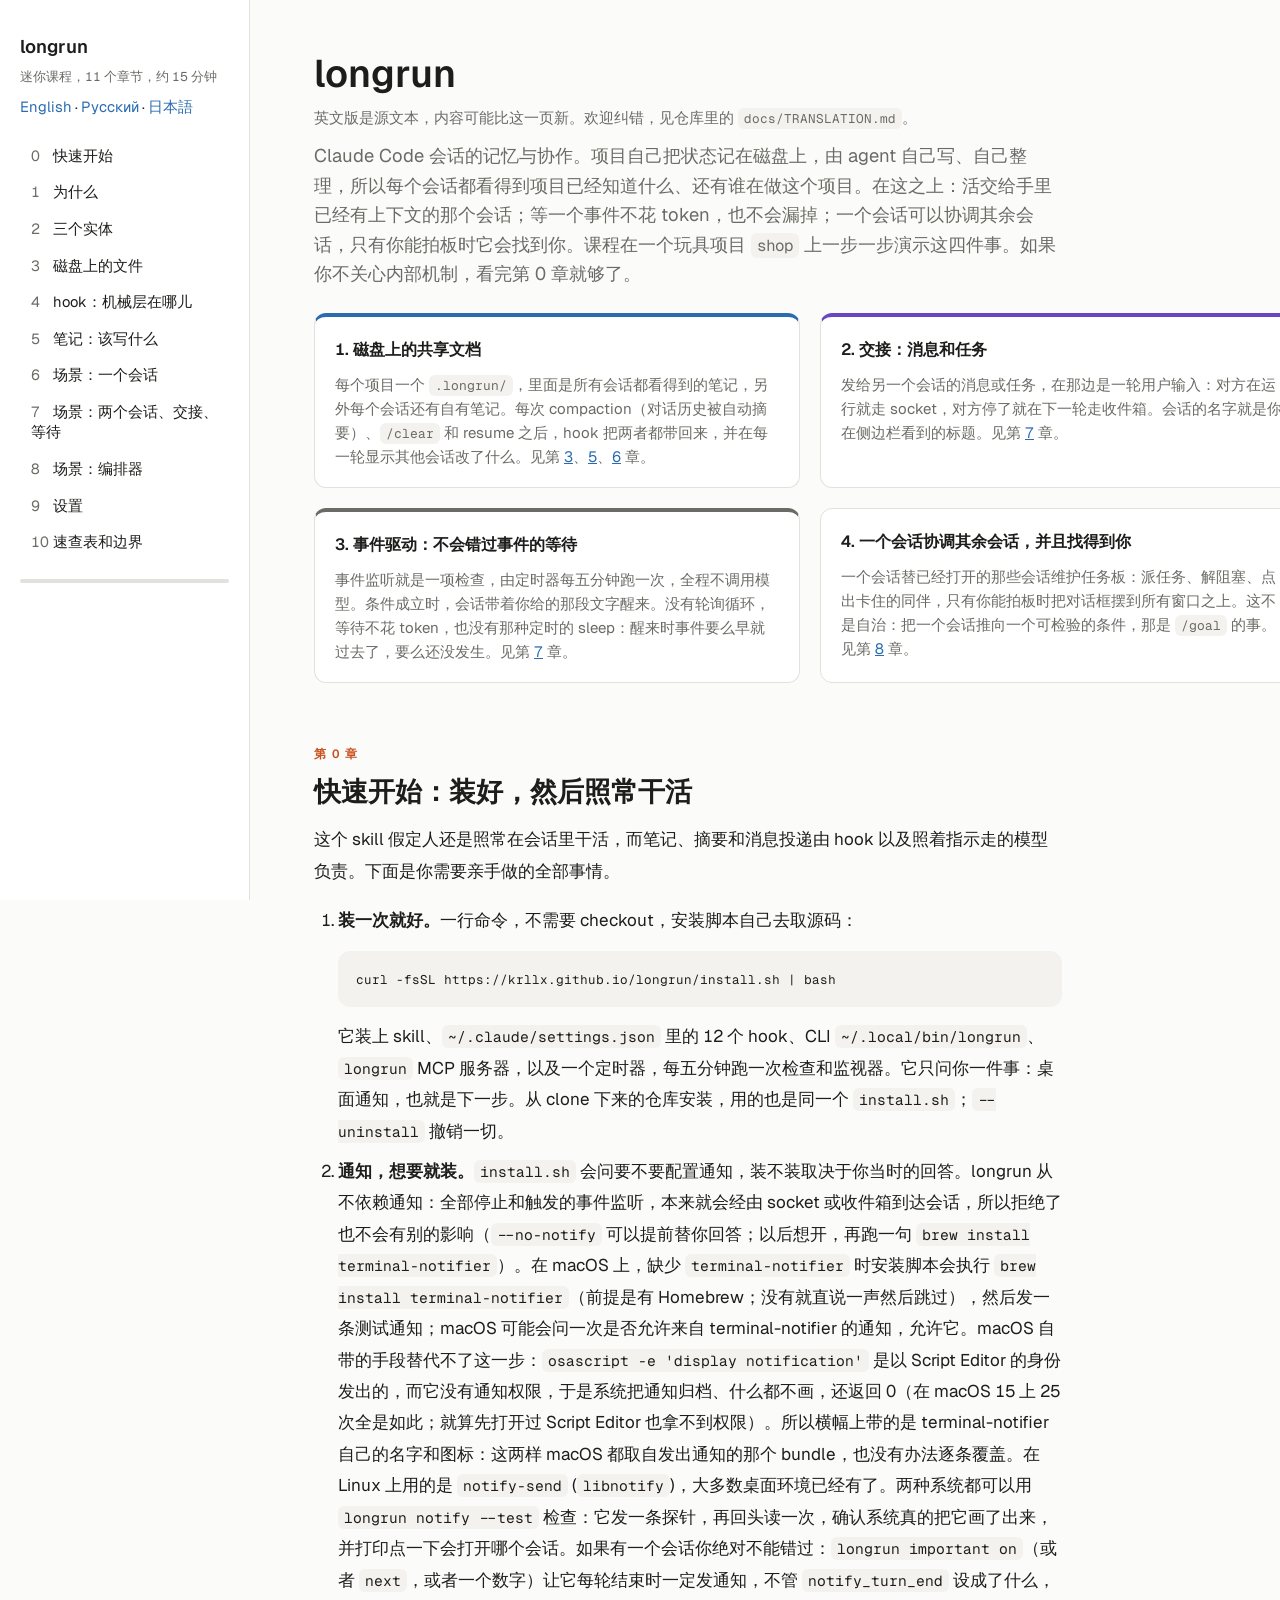
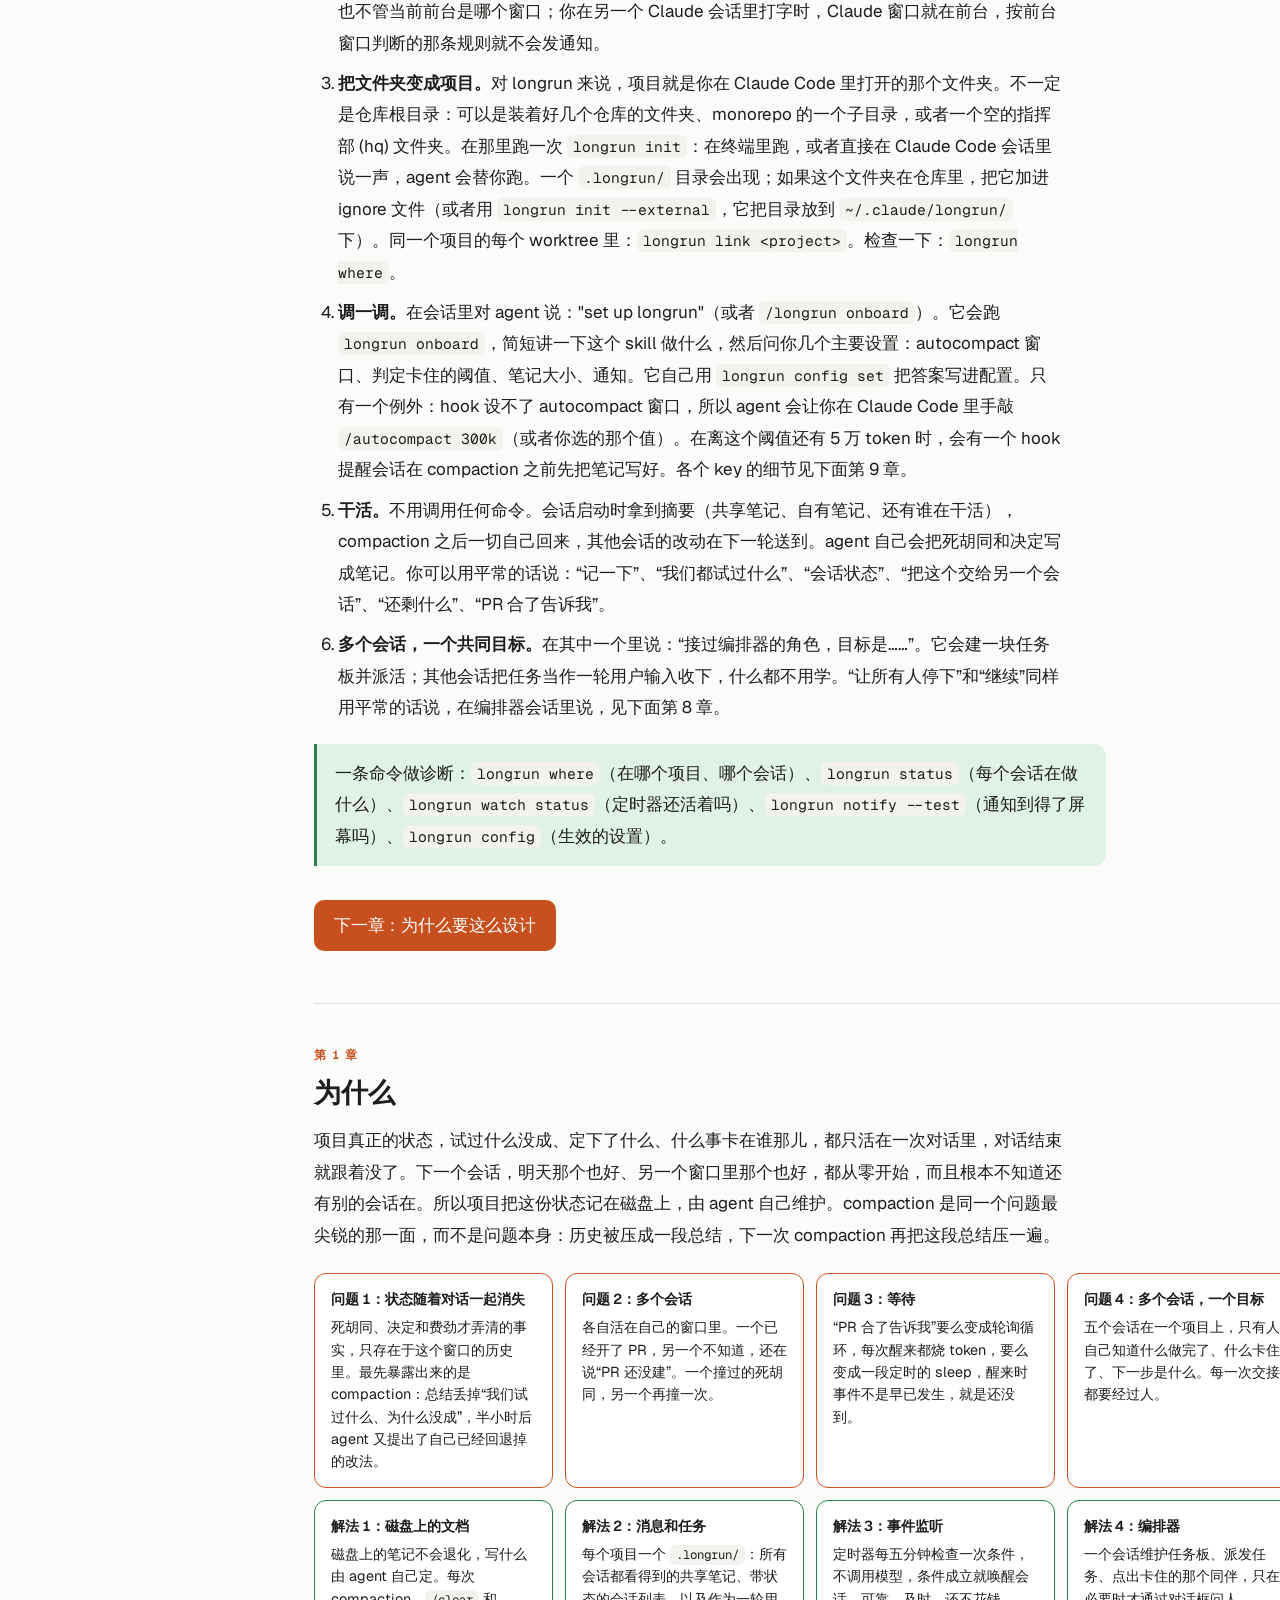
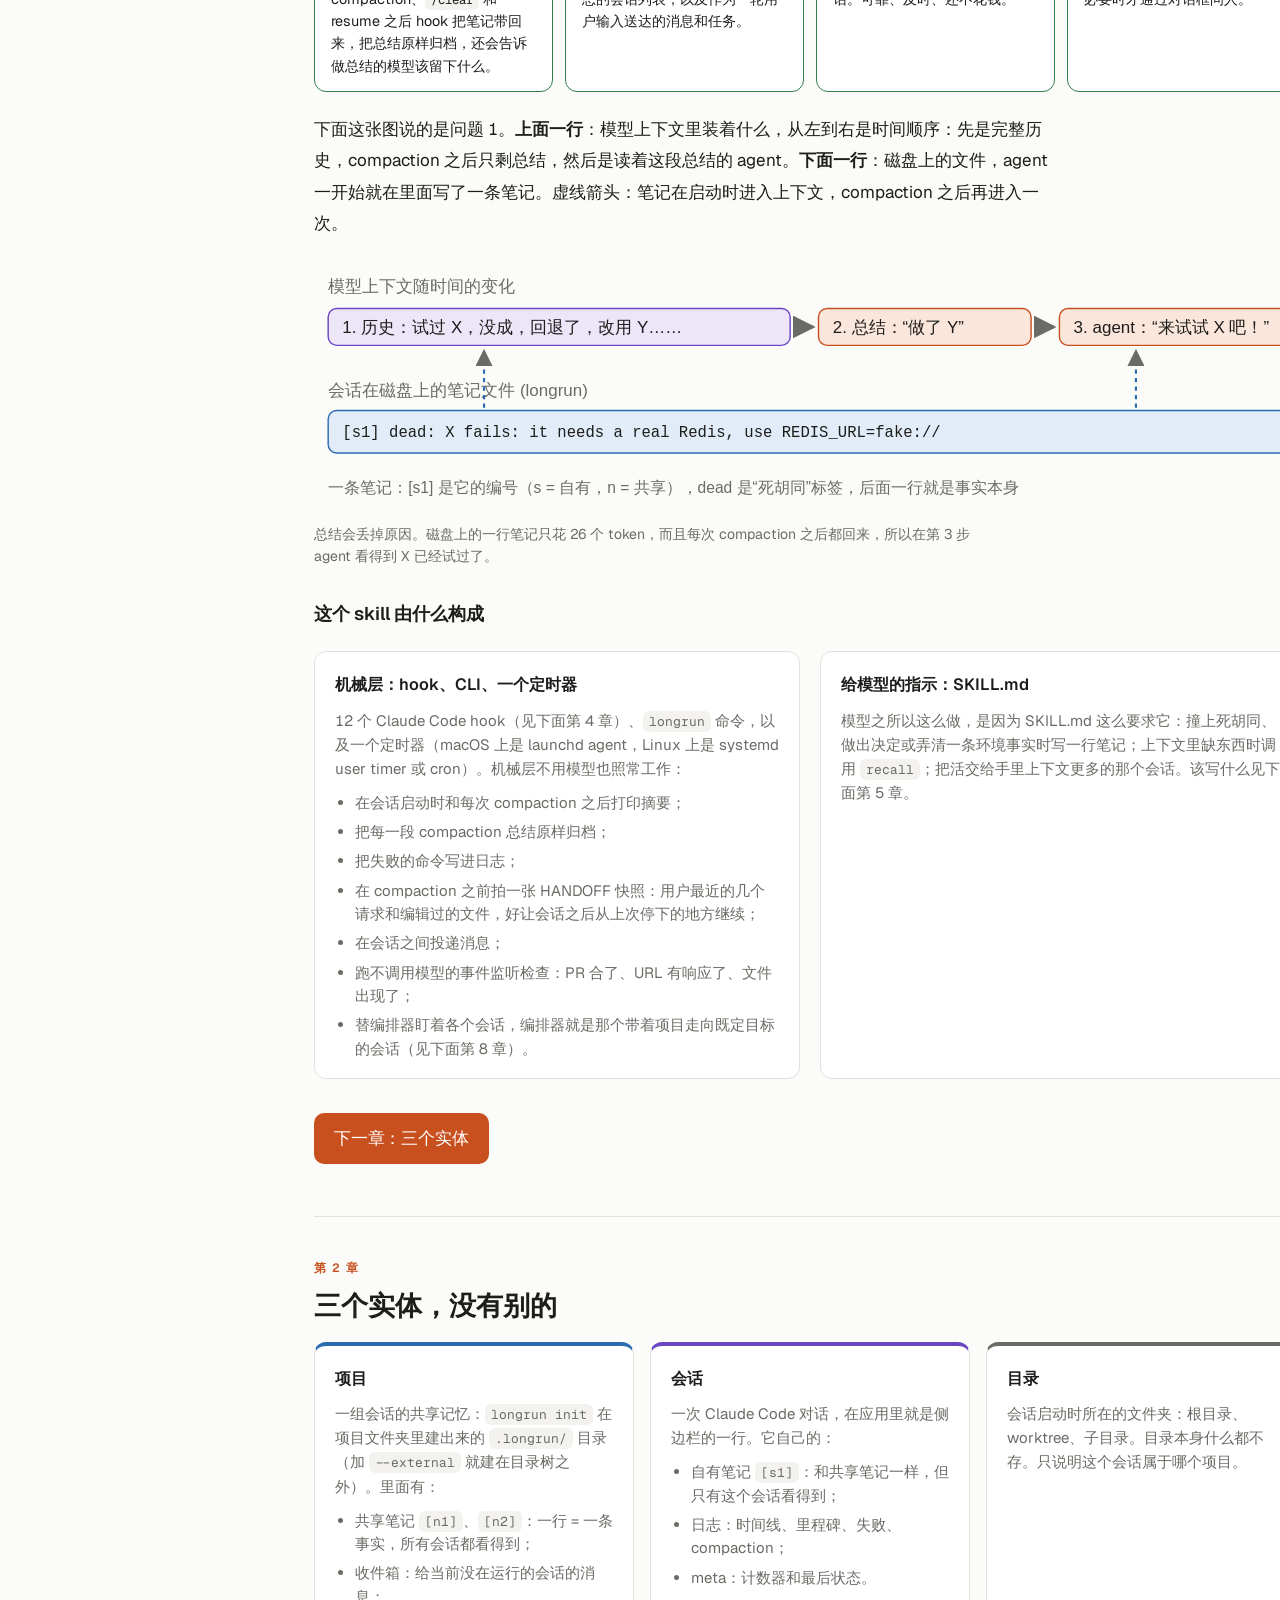
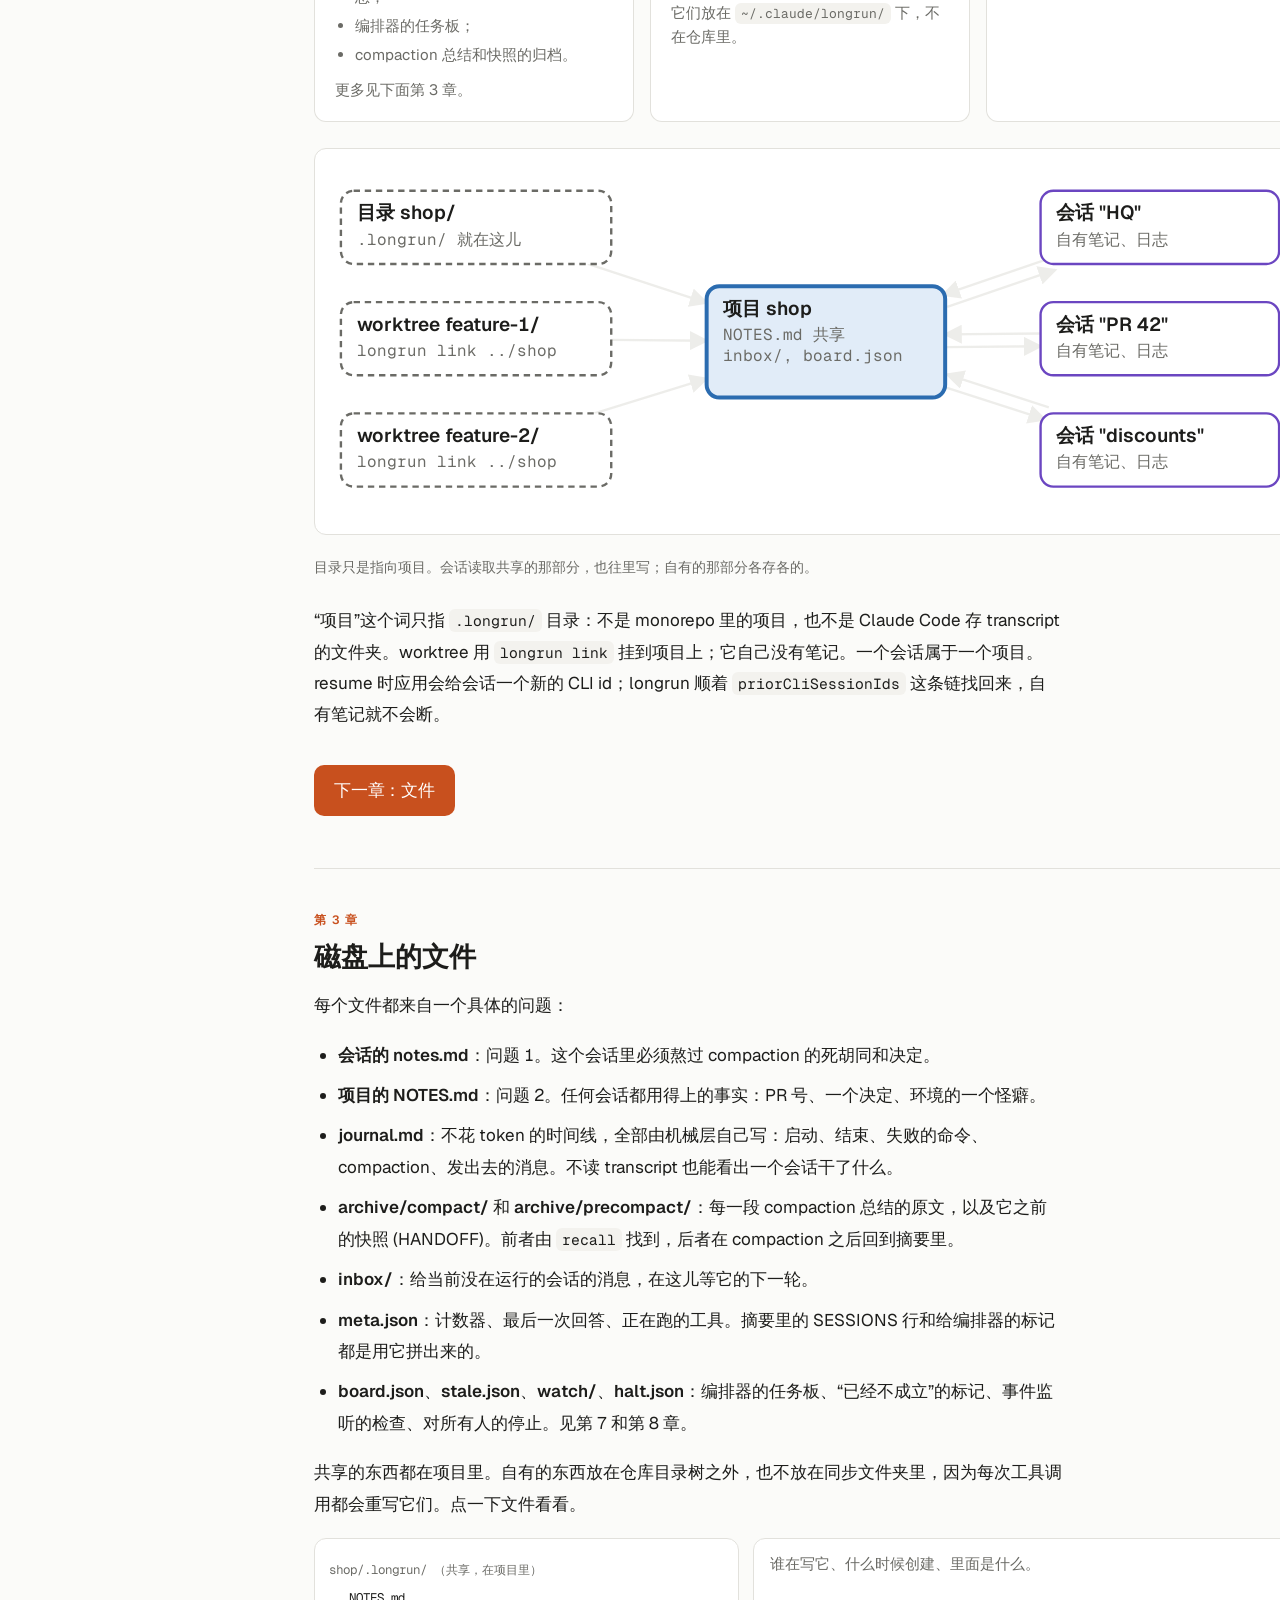
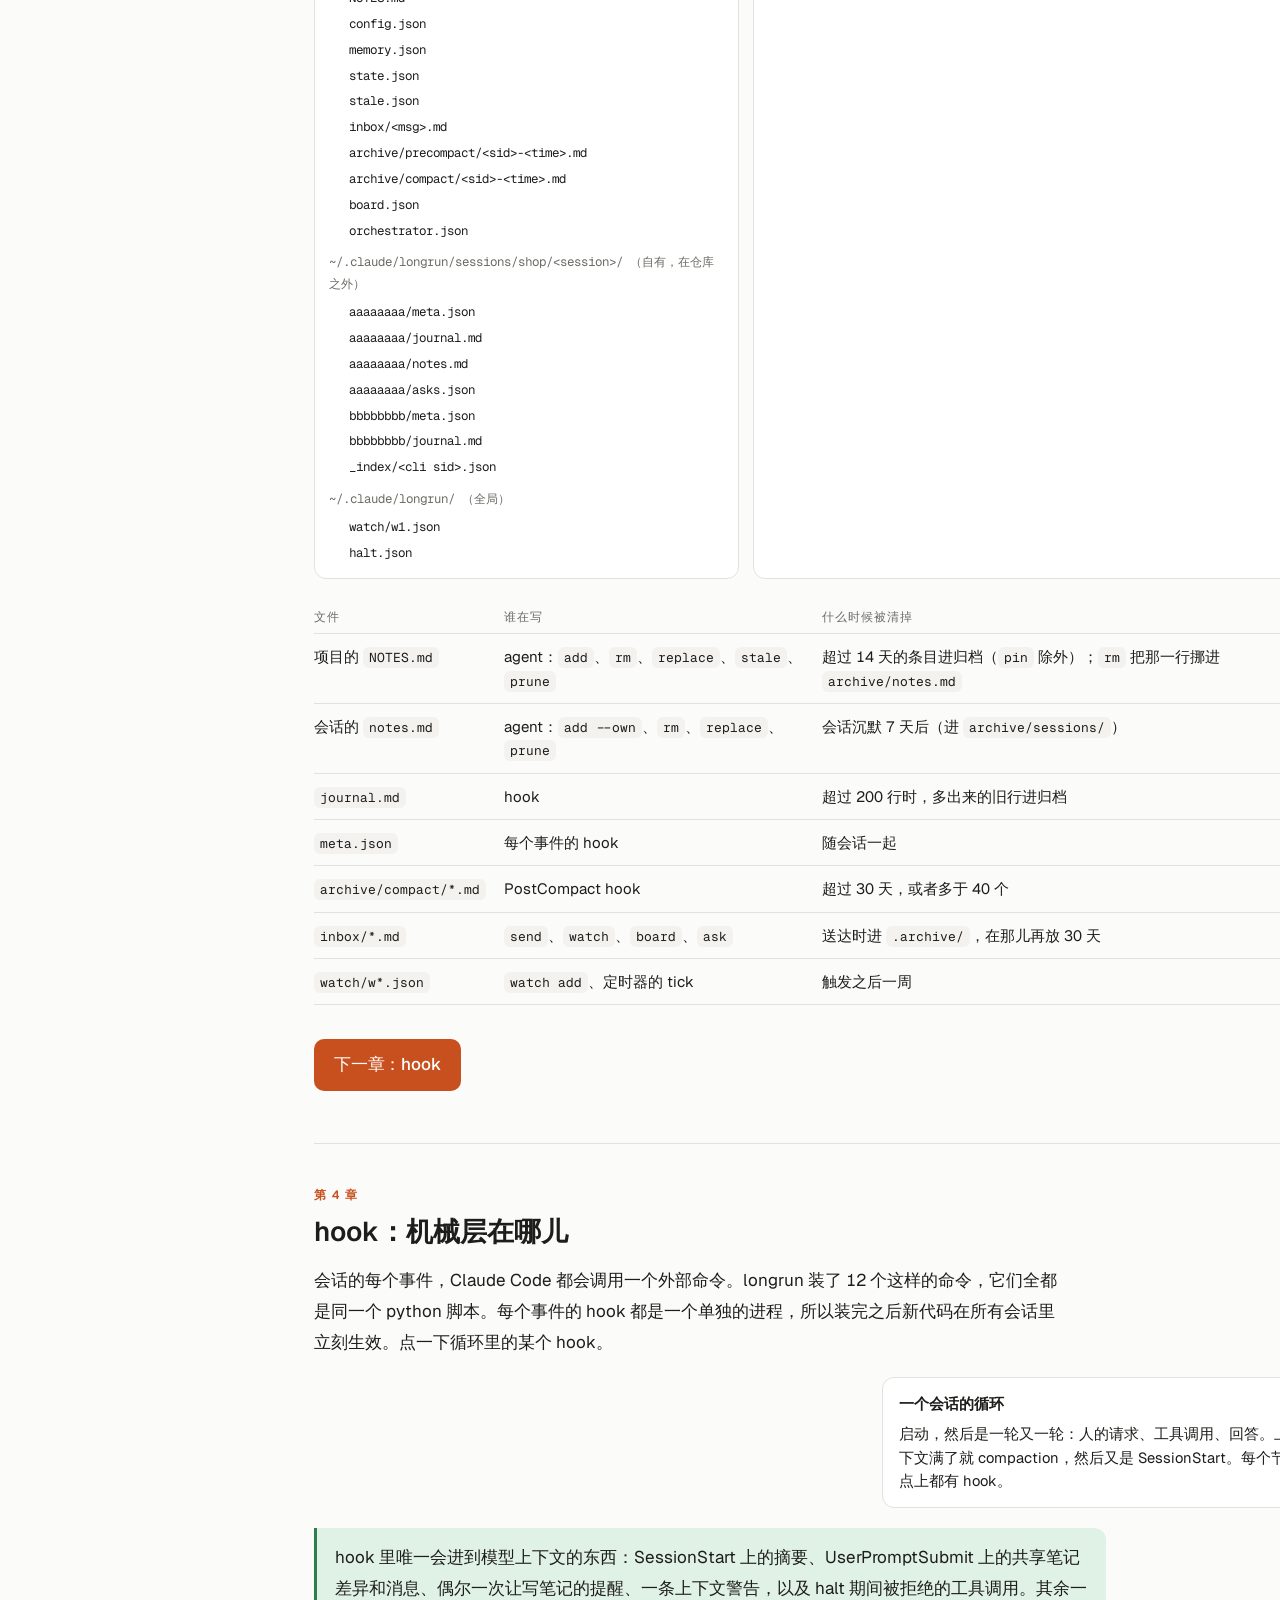
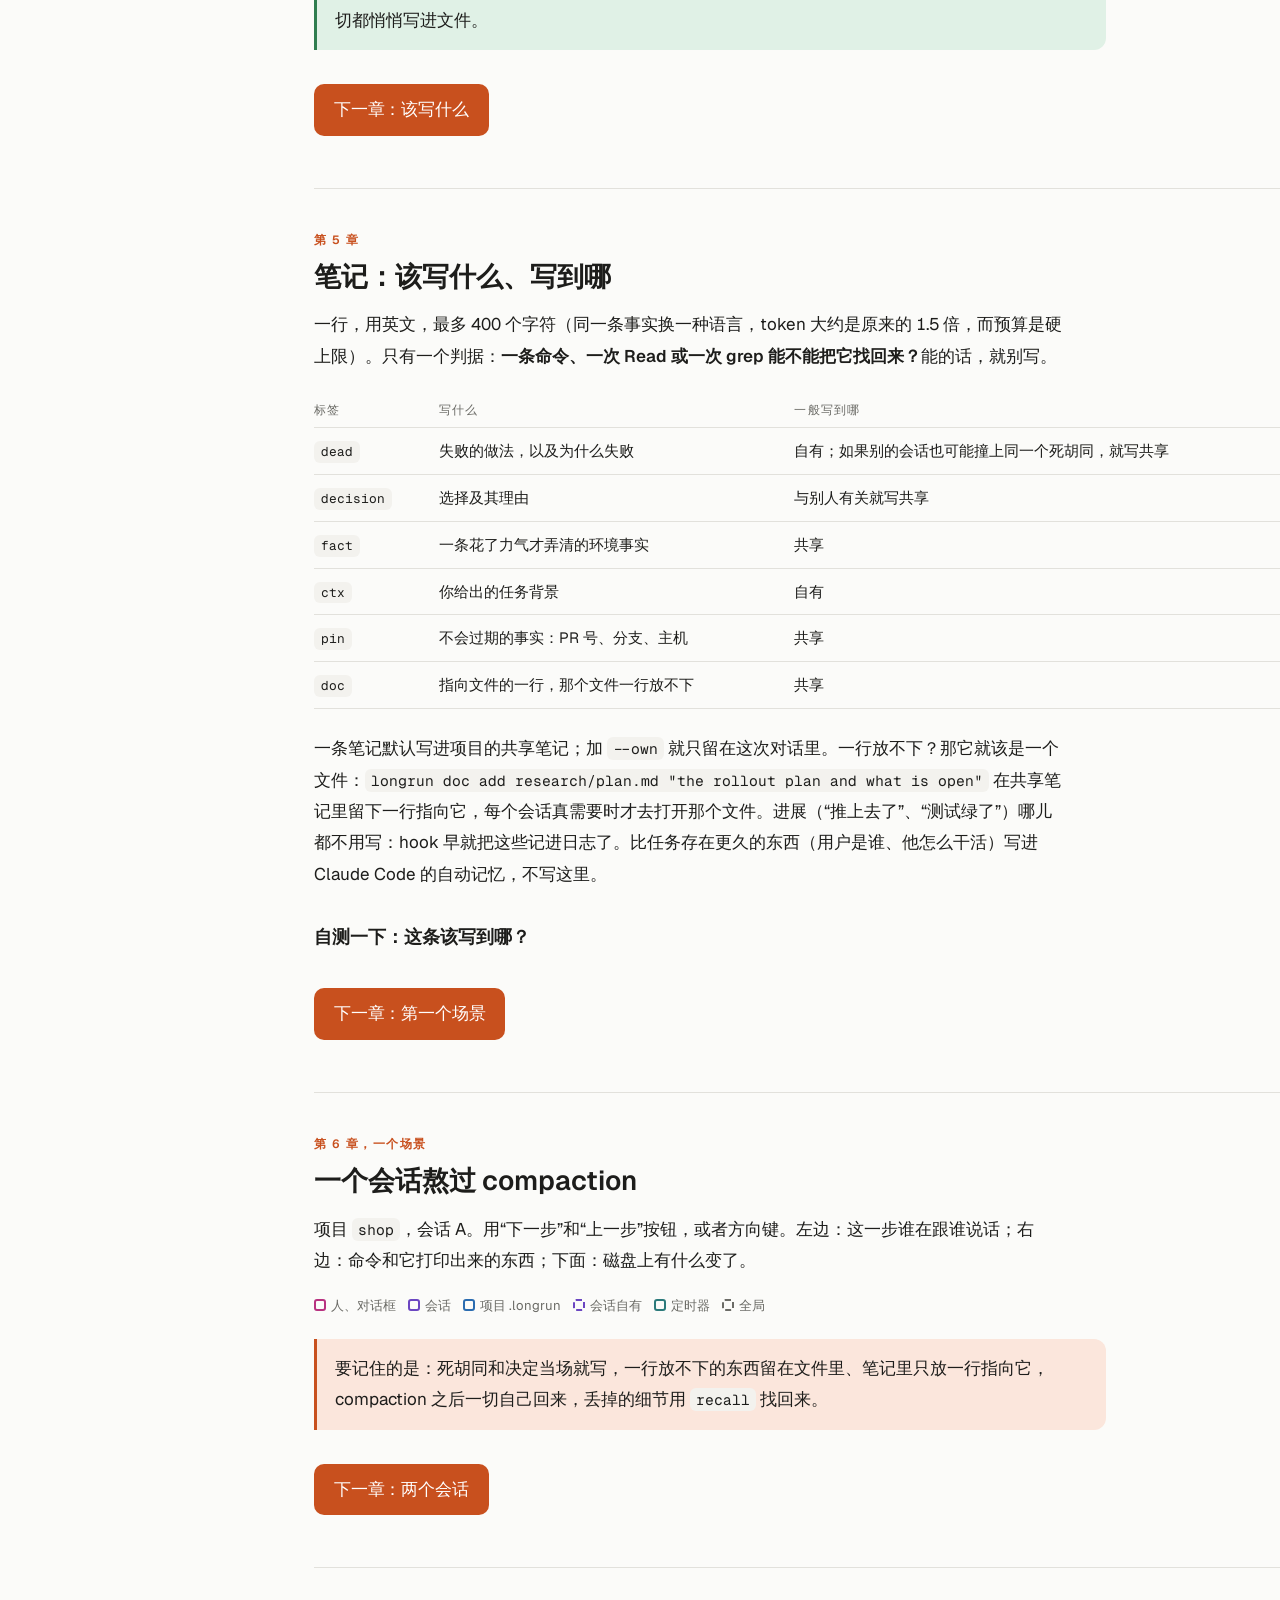
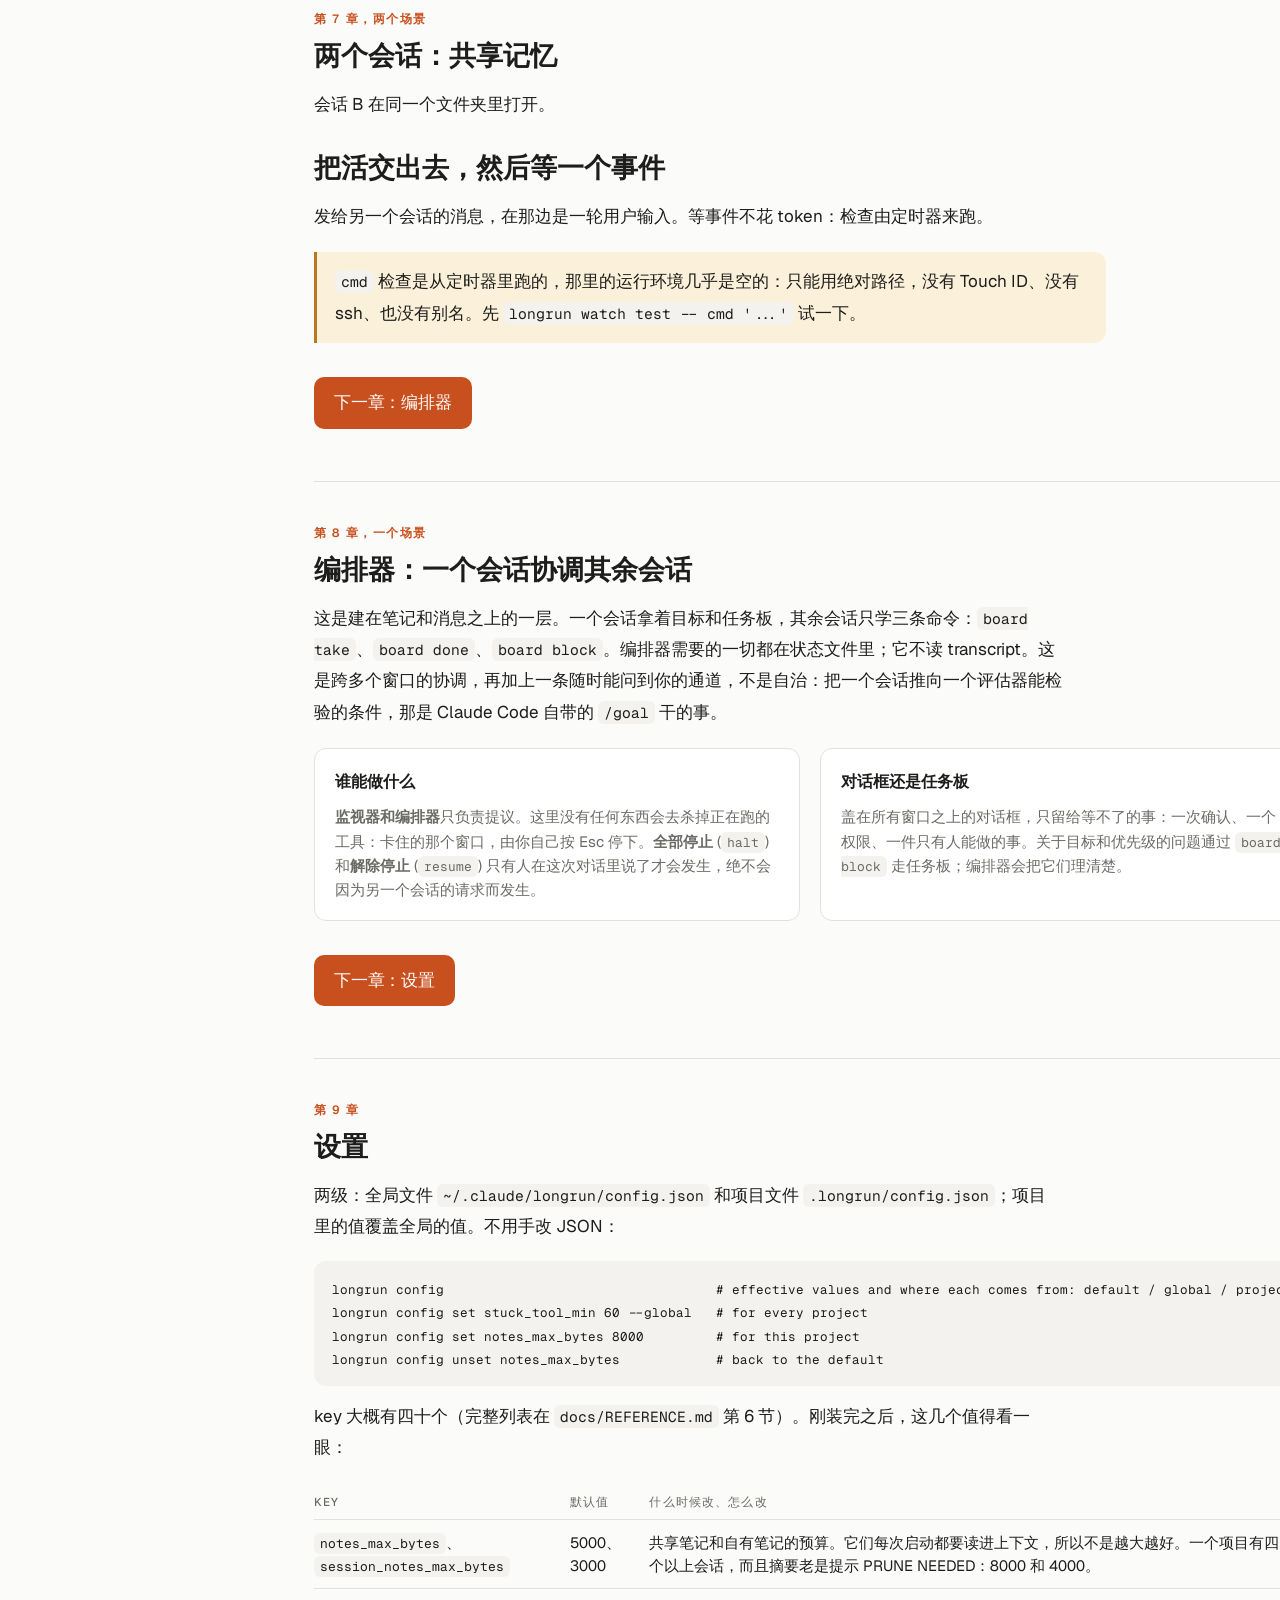
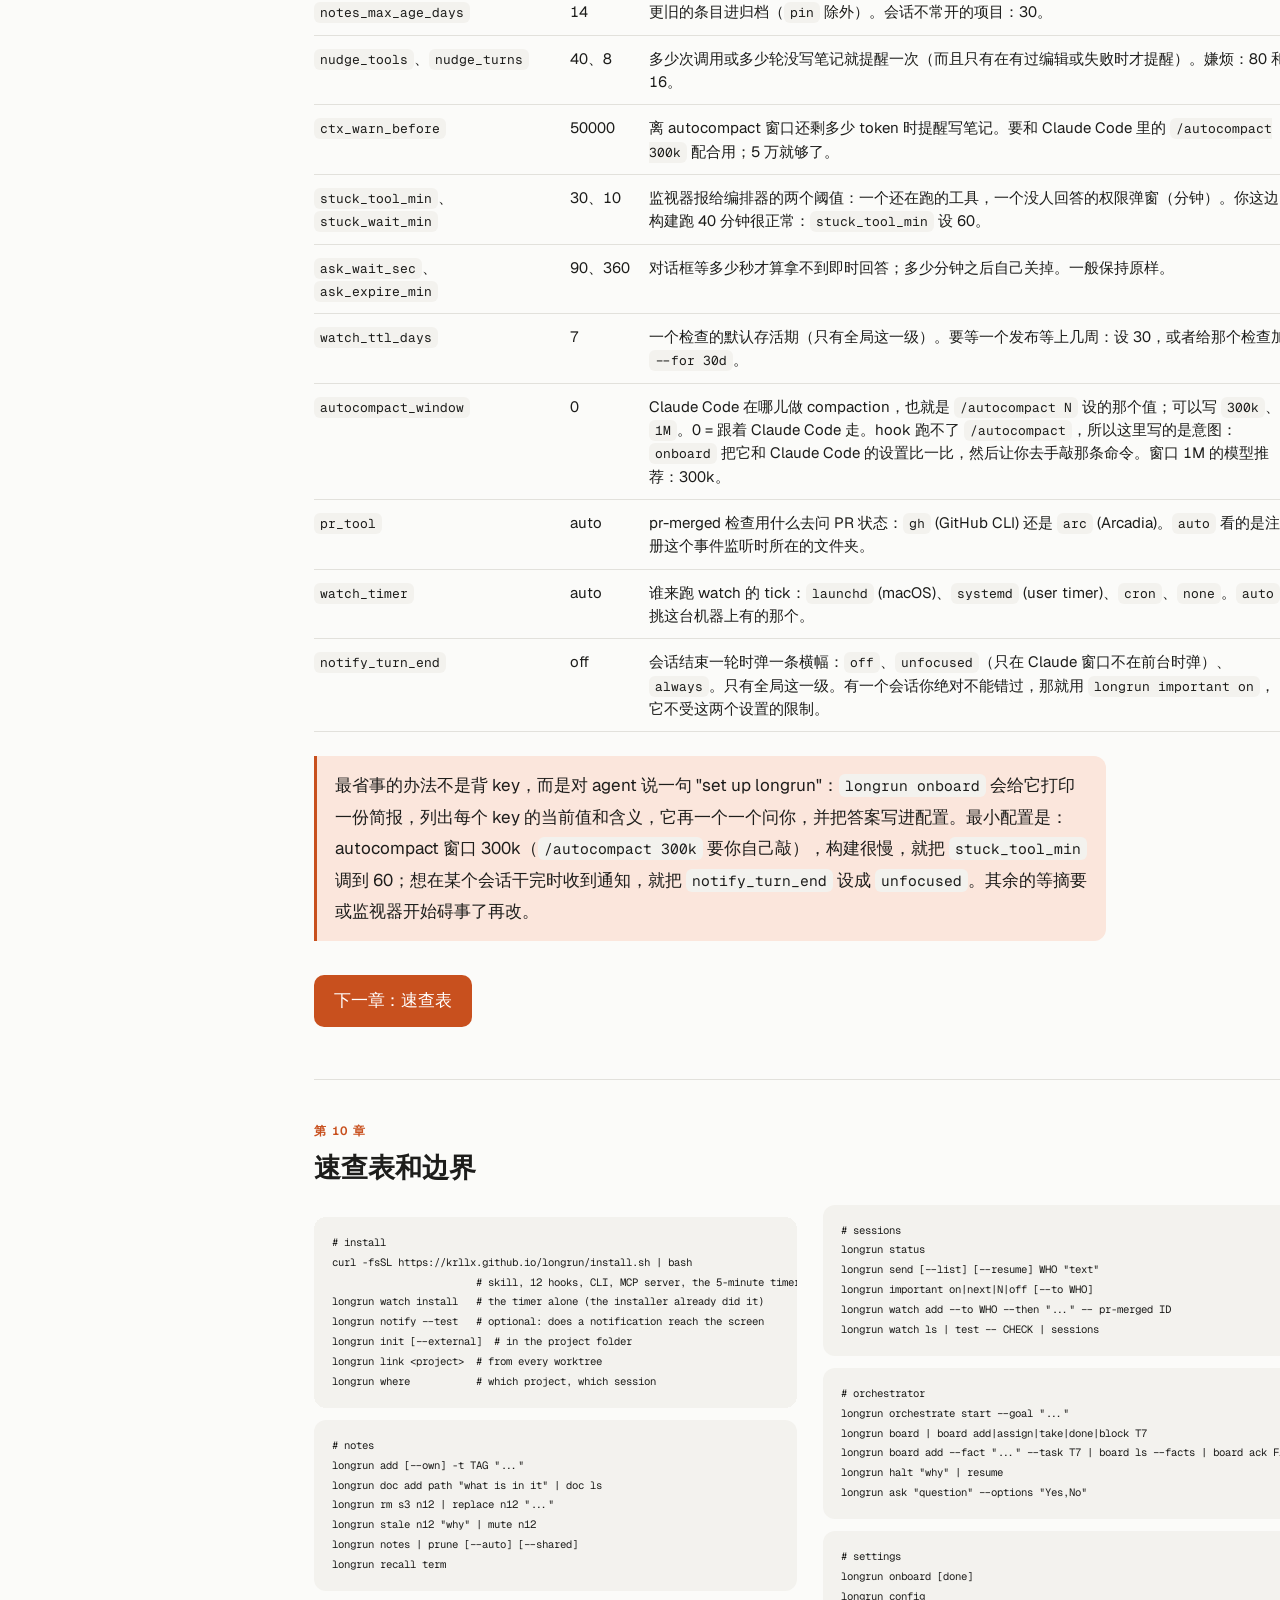
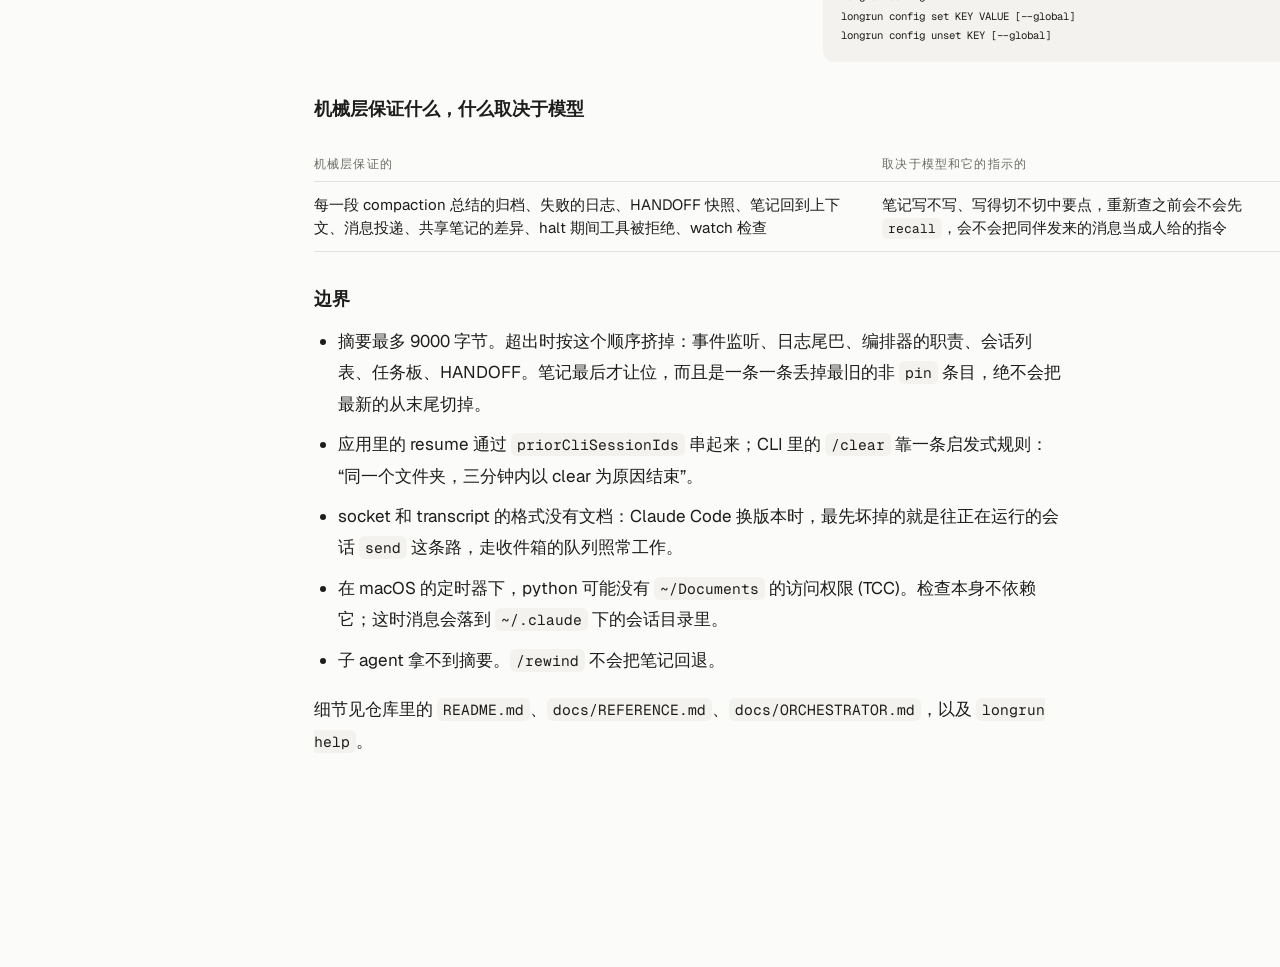
<file: course/zh-CN/index.html>
<!doctype html>
<html lang="zh-CN">
<head>
<meta charset="utf-8">
<meta name="viewport" content="width=device-width, initial-scale=1">
<title>longrun：迷你课程</title>
<link rel="preconnect" href="https://fonts.googleapis.com">
<link rel="preconnect" href="https://fonts.gstatic.com" crossorigin>
<link href="https://fonts.googleapis.com/css2?family=Geist:wght@300..700&family=Geist+Mono:wght@300..600&family=Inter:wght@300..700&display=swap" rel="stylesheet">
<link rel="stylesheet" href="../style.css">
</head>
<body>
<div class="layout">
<nav class="side">
  <div class="brand">longrun <small>迷你课程，11 个章节，约 15 分钟</small></div>
  <div class="lang"><a href="../">English</a> · <a href="../ru/">Русский</a> · <a href="../ja/">日本語</a></div>
  <ol>
    <li><a href="#l0"><span class="num">0</span>快速开始</a></li>
    <li><a href="#l1"><span class="num">1</span>为什么</a></li>
    <li><a href="#l2"><span class="num">2</span>三个实体</a></li>
    <li><a href="#l3"><span class="num">3</span>磁盘上的文件</a></li>
    <li><a href="#l4"><span class="num">4</span>hook：机械层在哪儿</a></li>
    <li><a href="#l5"><span class="num">5</span>笔记：该写什么</a></li>
    <li><a href="#l6"><span class="num">6</span>场景：一个会话</a></li>
    <li><a href="#l7"><span class="num">7</span>场景：两个会话、交接、等待</a></li>
    <li><a href="#l8"><span class="num">8</span>场景：编排器</a></li>
    <li><a href="#l9"><span class="num">9</span>设置</a></li>
    <li><a href="#l10"><span class="num">10</span>速查表和边界</a></li>
  </ol>
  <div class="progress"><i></i></div>
</nav>
<main>

<h1>longrun</h1>
<p style="color:var(--muted);font-size:0.92rem;margin-bottom:10px">英文版是源文本，内容可能比这一页新。欢迎纠错，见仓库里的 <code>docs/TRANSLATION.md</code>。</p>
<p class="lead">Claude Code 会话的记忆与协作。项目自己把状态记在磁盘上，由 agent 自己写、自己整理，所以每个会话都看得到项目已经知道什么、还有谁在做这个项目。在这之上：活交给手里已经有上下文的那个会话；等一个事件不花 token，也不会漏掉；一个会话可以协调其余会话，只有你能拍板时它会找到你。课程在一个玩具项目 <code>shop</code> 上一步一步演示这四件事。如果你不关心内部机制，看完第 0 章就够了。</p>
<div class="grid2">
  <div class="card project"><h4>1. 磁盘上的共享文档</h4><p>每个项目一个 <code>.longrun/</code>，里面是所有会话都看得到的笔记，另外每个会话还有自有笔记。每次 compaction（对话历史被自动摘要）、<code>/clear</code> 和 resume 之后，hook 把两者都带回来，并在每一轮显示其他会话改了什么。见第 <a href="#l3">3</a>、<a href="#l5">5</a>、<a href="#l6">6</a> 章。</p></div>
  <div class="card session"><h4>2. 交接：消息和任务</h4><p>发给另一个会话的消息或任务，在那边是一轮用户输入：对方在运行就走 socket，对方停了就在下一轮走收件箱。会话的名字就是你在侧边栏看到的标题。见第 <a href="#l7">7</a> 章。</p></div>
  <div class="card dir"><h4>3. 事件驱动：不会错过事件的等待</h4><p>事件监听就是一项检查，由定时器每五分钟跑一次，全程不调用模型。条件成立时，会话带着你给的那段文字醒来。没有轮询循环，等待不花 token，也没有那种定时的 sleep：醒来时事件要么早就过去了，要么还没发生。见第 <a href="#l7">7</a> 章。</p></div>
  <div class="card"><h4>4. 一个会话协调其余会话，并且找得到你</h4><p>一个会话替已经打开的那些会话维护任务板：派任务、解阻塞、点出卡住的同伴，只有你能拍板时把对话框摆到所有窗口之上。这不是自治：把一个会话推向一个可检验的条件，那是 <code>/goal</code> 的事。见第 <a href="#l8">8</a> 章。</p></div>
</div>

<section class="lesson" id="l0">
<div class="kicker">第 0 章</div>
<h2>快速开始：装好，然后照常干活</h2>
<p>这个 skill 假定人还是照常在会话里干活，而笔记、摘要和消息投递由 hook 以及照着指示走的模型负责。下面是你需要亲手做的全部事情。</p>
<ol>
<li><b>装一次就好。</b>一行命令，不需要 checkout，安装脚本自己去取源码：
<pre><code>curl -fsSL https://krllx.github.io/longrun/install.sh | bash</code></pre>
它装上 skill、<code>~/.claude/settings.json</code> 里的 12 个 hook、CLI <code>~/.local/bin/longrun</code>、<code>longrun</code> MCP 服务器，以及一个定时器，每五分钟跑一次检查和监视器。它只问你一件事：桌面通知，也就是下一步。从 clone 下来的仓库安装，用的也是同一个 <code>install.sh</code>；<code>--uninstall</code> 撤销一切。</li>
<li><b>通知，想要就装。</b><code>install.sh</code> 会问要不要配置通知，装不装取决于你当时的回答。longrun 从不依赖通知：全部停止和触发的事件监听，本来就会经由 socket 或收件箱到达会话，所以拒绝了也不会有别的影响（<code>--no-notify</code> 可以提前替你回答；以后想开，再跑一句 <code>brew install terminal-notifier</code>）。在 macOS 上，缺少 <code>terminal-notifier</code> 时安装脚本会执行 <code>brew install terminal-notifier</code>（前提是有 Homebrew；没有就直说一声然后跳过），然后发一条测试通知；macOS 可能会问一次是否允许来自 terminal-notifier 的通知，允许它。macOS 自带的手段替代不了这一步：<code>osascript -e 'display notification'</code> 是以 Script Editor 的身份发出的，而它没有通知权限，于是系统把通知归档、什么都不画，还返回 0（在 macOS 15 上 25 次全是如此；就算先打开过 Script Editor 也拿不到权限）。所以横幅上带的是 terminal-notifier 自己的名字和图标：这两样 macOS 都取自发出通知的那个 bundle，也没有办法逐条覆盖。在 Linux 上用的是 <code>notify-send</code> (<code>libnotify</code>)，大多数桌面环境已经有了。两种系统都可以用 <code>longrun notify --test</code> 检查：它发一条探针，再回头读一次，确认系统真的把它画了出来，并打印点一下会打开哪个会话。如果有一个会话你绝对不能错过：<code>longrun important on</code>（或者 <code>next</code>，或者一个数字）让它每轮结束时一定发通知，不管 <code>notify_turn_end</code> 设成了什么，也不管当前前台是哪个窗口；你在另一个 Claude 会话里打字时，Claude 窗口就在前台，按前台窗口判断的那条规则就不会发通知。</li>
<li><b>把文件夹变成项目。</b>对 longrun 来说，项目就是你在 Claude Code 里打开的那个文件夹。不一定是仓库根目录：可以是装着好几个仓库的文件夹、monorepo 的一个子目录，或者一个空的指挥部 (hq) 文件夹。在那里跑一次 <code>longrun init</code>：在终端里跑，或者直接在 Claude Code 会话里说一声，agent 会替你跑。一个 <code>.longrun/</code> 目录会出现；如果这个文件夹在仓库里，把它加进 ignore 文件（或者用 <code>longrun init --external</code>，它把目录放到 <code>~/.claude/longrun/</code> 下）。同一个项目的每个 worktree 里：<code>longrun link &lt;project&gt;</code>。检查一下：<code>longrun where</code>。</li>
<li><b>调一调。</b>在会话里对 agent 说："set up longrun"（或者 <code>/longrun onboard</code>）。它会跑 <code>longrun onboard</code>，简短讲一下这个 skill 做什么，然后问你几个主要设置：autocompact 窗口、判定卡住的阈值、笔记大小、通知。它自己用 <code>longrun config set</code> 把答案写进配置。只有一个例外：hook 设不了 autocompact 窗口，所以 agent 会让你在 Claude Code 里手敲 <code>/autocompact 300k</code>（或者你选的那个值）。在离这个阈值还有 5 万 token 时，会有一个 hook 提醒会话在 compaction 之前先把笔记写好。各个 key 的细节见下面第 9 章。</li>
<li><b>干活。</b>不用调用任何命令。会话启动时拿到摘要（共享笔记、自有笔记、还有谁在干活），compaction 之后一切自己回来，其他会话的改动在下一轮送到。agent 自己会把死胡同和决定写成笔记。你可以用平常的话说：“记一下”、“我们都试过什么”、“会话状态”、“把这个交给另一个会话”、“还剩什么”、“PR 合了告诉我”。</li>
<li><b>多个会话，一个共同目标。</b>在其中一个里说：“接过编排器的角色，目标是……”。它会建一块任务板并派活；其他会话把任务当作一轮用户输入收下，什么都不用学。“让所有人停下”和“继续”同样用平常的话说，在编排器会话里说，见下面第 8 章。</li>
</ol>
<div class="callout ok">一条命令做诊断：<code>longrun where</code>（在哪个项目、哪个会话）、<code>longrun status</code>（每个会话在做什么）、<code>longrun watch status</code>（定时器还活着吗）、<code>longrun notify --test</code>（通知到得了屏幕吗）、<code>longrun config</code>（生效的设置）。</div>
<div class="next"><a href="#l1">下一章：为什么要这么设计</a></div>
</section>

<section class="lesson" id="l1">
<div class="kicker">第 1 章</div>
<h2>为什么</h2>
<p>项目真正的状态，试过什么没成、定下了什么、什么事卡在谁那儿，都只活在一次对话里，对话结束就跟着没了。下一个会话，明天那个也好、另一个窗口里那个也好，都从零开始，而且根本不知道还有别的会话在。所以项目把这份状态记在磁盘上，由 agent 自己维护。compaction 是同一个问题最尖锐的那一面，而不是问题本身：历史被压成一段总结，下一次 compaction 再把这段总结压一遍。</p>
<div class="stripe">
  <div class="s bad"><b>问题 1：状态随着对话一起消失</b>死胡同、决定和费劲才弄清的事实，只存在于这个窗口的历史里。最先暴露出来的是 compaction：总结丢掉“我们试过什么、为什么没成”，半小时后 agent 又提出了自己已经回退掉的改法。</div>
  <div class="s bad"><b>问题 2：多个会话</b>各自活在自己的窗口里。一个已经开了 PR，另一个不知道，还在说“PR 还没建”。一个撞过的死胡同，另一个再撞一次。</div>
  <div class="s bad"><b>问题 3：等待</b>“PR 合了告诉我”要么变成轮询循环，每次醒来都烧 token，要么变成一段定时的 sleep，醒来时事件不是早已发生，就是还没到。</div>
  <div class="s bad"><b>问题 4：多个会话，一个目标</b>五个会话在一个项目上，只有人自己知道什么做完了、什么卡住了、下一步是什么。每一次交接都要经过人。</div>
  <div class="s good"><b>解法 1：磁盘上的文档</b>磁盘上的笔记不会退化，写什么由 agent 自己定。每次 compaction、<code>/clear</code> 和 resume 之后 hook 把笔记带回来，把总结原样归档，还会告诉做总结的模型该留下什么。</div>
  <div class="s good"><b>解法 2：消息和任务</b>每个项目一个 <code>.longrun/</code>：所有会话都看得到的共享笔记、带状态的会话列表，以及作为一轮用户输入送达的消息和任务。</div>
  <div class="s good"><b>解法 3：事件监听</b>定时器每五分钟检查一次条件，不调用模型，条件成立就唤醒会话。可靠、及时、还不花钱。</div>
  <div class="s good"><b>解法 4：编排器</b>一个会话维护任务板、派发任务、点出卡住的那个同伴，只在必要时才通过对话框问人。</div>
</div>
<p>下面这张图说的是问题 1。<b>上面一行</b>：模型上下文里装着什么，从左到右是时间顺序：先是完整历史，compaction 之后只剩总结，然后是读着这段总结的 agent。<b>下面一行</b>：磁盘上的文件，agent 一开始就在里面写了一条笔记。虚线箭头：笔记在启动时进入上下文，compaction 之后再进入一次。</p>
<figure>
<svg viewBox="0 0 700 175" xmlns="http://www.w3.org/2000/svg" font-family="-apple-system, Segoe UI, sans-serif" font-size="12">
  <text x="10" y="18" fill="var(--muted)">模型上下文随时间的变化</text>
  <rect x="10" y="30" width="326" height="26" rx="6" fill="var(--session-soft)" stroke="var(--session)"/>
  <text x="20" y="47" fill="var(--fg)">1. 历史：试过 X，没成，回退了，改用 Y……</text>
  <path d="M338,43 L352,43" stroke="var(--muted)" stroke-width="2" marker-end="url(#a1)"/>
  <rect x="356" y="30" width="150" height="26" rx="6" fill="var(--accent-soft)" stroke="var(--accent)"/>
  <text x="366" y="47" fill="var(--fg)">2. 总结：“做了 Y”</text>
  <path d="M508,43 L522,43" stroke="var(--muted)" stroke-width="2" marker-end="url(#a1)"/>
  <rect x="526" y="30" width="164" height="26" rx="6" fill="var(--accent-soft)" stroke="var(--accent)"/>
  <text x="536" y="47" fill="var(--fg)">3. agent：“来试试 X 吧！”</text>
  <text x="10" y="92" fill="var(--muted)">会话在磁盘上的笔记文件 (longrun)</text>
  <rect x="10" y="102" width="680" height="30" rx="6" fill="var(--project-soft)" stroke="var(--project)"/>
  <text x="20" y="121" fill="var(--fg)" font-family="ui-monospace, Menlo, monospace" font-size="11">[s1] dead: X fails: it needs a real Redis, use REDIS_URL=fake://</text>
  <text x="10" y="160" fill="var(--muted)" font-size="11">一条笔记：[s1] 是它的编号（s = 自有，n = 共享），dead 是“死胡同”标签，后面一行就是事实本身</text>
  <path d="M120,100 L120,60" stroke="var(--project)" stroke-width="1.5" stroke-dasharray="3 3" marker-end="url(#a1)"/>
  <path d="M580,100 L580,60" stroke="var(--project)" stroke-width="1.5" stroke-dasharray="3 3" marker-end="url(#a1)"/>
  <defs><marker id="a1" markerWidth="8" markerHeight="8" refX="7" refY="4" orient="auto"><path d="M0,0 L8,4 L0,8 z" fill="var(--muted)"/></marker></defs>
</svg>
<figcaption>总结会丢掉原因。磁盘上的一行笔记只花 26 个 token，而且每次 compaction 之后都回来，所以在第 3 步 agent 看得到 X 已经试过了。</figcaption>
</figure>
<h3>这个 skill 由什么构成</h3>
<div class="grid2">
  <div class="card"><h4>机械层：hook、CLI、一个定时器</h4><p>12 个 Claude Code hook（见下面第 4 章）、<code>longrun</code> 命令，以及一个定时器（macOS 上是 launchd agent，Linux 上是 systemd user timer 或 cron）。机械层不用模型也照常工作：</p>
  <ul>
  <li>在会话启动时和每次 compaction 之后打印摘要；</li>
  <li>把每一段 compaction 总结原样归档；</li>
  <li>把失败的命令写进日志；</li>
  <li>在 compaction 之前拍一张 HANDOFF 快照：用户最近的几个请求和编辑过的文件，好让会话之后从上次停下的地方继续；</li>
  <li>在会话之间投递消息；</li>
  <li>跑不调用模型的事件监听检查：PR 合了、URL 有响应了、文件出现了；</li>
  <li>替编排器盯着各个会话，编排器就是那个带着项目走向既定目标的会话（见下面第 8 章）。</li>
  </ul></div>
  <div class="card"><h4>给模型的指示：SKILL.md</h4><p>模型之所以这么做，是因为 SKILL.md 这么要求它：撞上死胡同、做出决定或弄清一条环境事实时写一行笔记；上下文里缺东西时调用 <code>recall</code>；把活交给手里上下文更多的那个会话。该写什么见下面第 5 章。</p></div>
</div>
<div class="next"><a href="#l2">下一章：三个实体</a></div>
</section>

<section class="lesson" id="l2">
<div class="kicker">第 2 章</div>
<h2>三个实体，没有别的</h2>
<div class="grid3">
  <div class="card project"><h4>项目</h4><p>一组会话的共享记忆：<code>longrun init</code> 在项目文件夹里建出来的 <code>.longrun/</code> 目录（加 <code>--external</code> 就建在目录树之外）。里面有：</p>
  <ul>
  <li>共享笔记 <code>[n1]</code>、<code>[n2]</code>：一行 = 一条事实，所有会话都看得到；</li>
  <li>收件箱：给当前没在运行的会话的消息；</li>
  <li>编排器的任务板；</li>
  <li>compaction 总结和快照的归档。</li>
  </ul><p>更多见下面第 3 章。</p></div>
  <div class="card session"><h4>会话</h4><p>一次 Claude Code 对话，在应用里就是侧边栏的一行。它自己的：</p>
  <ul>
  <li>自有笔记 <code>[s1]</code>：和共享笔记一样，但只有这个会话看得到；</li>
  <li>日志：时间线、里程碑、失败、compaction；</li>
  <li>meta：计数器和最后状态。</li>
  </ul><p>它们放在 <code>~/.claude/longrun/</code> 下，不在仓库里。</p></div>
  <div class="card dir"><h4>目录</h4><p>会话启动时所在的文件夹：根目录、worktree、子目录。目录本身什么都不存。只说明这个会话属于哪个项目。</p></div>
</div>
<figure id="fig-entities"></figure>
<p>“项目”这个词只指 <code>.longrun/</code> 目录：不是 monorepo 里的项目，也不是 Claude Code 存 transcript 的文件夹。worktree 用 <code>longrun link</code> 挂到项目上；它自己没有笔记。一个会话属于一个项目。resume 时应用会给会话一个新的 CLI id；longrun 顺着 <code>priorCliSessionIds</code> 这条链找回来，自有笔记就不会断。</p>
<div class="next"><a href="#l3">下一章：文件</a></div>
</section>

<section class="lesson" id="l3">
<div class="kicker">第 3 章</div>
<h2>磁盘上的文件</h2>
<p>每个文件都来自一个具体的问题：</p>
<ul>
<li><b>会话的 notes.md</b>：问题 1。这个会话里必须熬过 compaction 的死胡同和决定。</li>
<li><b>项目的 NOTES.md</b>：问题 2。任何会话都用得上的事实：PR 号、一个决定、环境的一个怪癖。</li>
<li><b>journal.md</b>：不花 token 的时间线，全部由机械层自己写：启动、结束、失败的命令、compaction、发出去的消息。不读 transcript 也能看出一个会话干了什么。</li>
<li><b>archive/compact/</b> 和 <b>archive/precompact/</b>：每一段 compaction 总结的原文，以及它之前的快照 (HANDOFF)。前者由 <code>recall</code> 找到，后者在 compaction 之后回到摘要里。</li>
<li><b>inbox/</b>：给当前没在运行的会话的消息，在这儿等它的下一轮。</li>
<li><b>meta.json</b>：计数器、最后一次回答、正在跑的工具。摘要里的 SESSIONS 行和给编排器的标记都是用它拼出来的。</li>
<li><b>board.json</b>、<b>stale.json</b>、<b>watch/</b>、<b>halt.json</b>：编排器的任务板、“已经不成立”的标记、事件监听的检查、对所有人的停止。见第 7 和第 8 章。</li>
</ul>
<p>共享的东西都在项目里。自有的东西放在仓库目录树之外，也不放在同步文件夹里，因为每次工具调用都会重写它们。点一下文件看看。</p>
<div class="files"><div class="tree" id="tree-all"></div><div class="fileinfo" id="tree-all-info"><span style="color:var(--muted)">谁在写它、什么时候创建、里面是什么。</span></div></div>
<table>
<tr><th>文件</th><th>谁在写</th><th>什么时候被清掉</th></tr>
<tr><td>项目的 <code>NOTES.md</code></td><td>agent：<code>add</code>、<code>rm</code>、<code>replace</code>、<code>stale</code>、<code>prune</code></td><td>超过 14 天的条目进归档（<code>pin</code> 除外）；<code>rm</code> 把那一行挪进 <code>archive/notes.md</code></td></tr>
<tr><td>会话的 <code>notes.md</code></td><td>agent：<code>add --own</code>、<code>rm</code>、<code>replace</code>、<code>prune</code></td><td>会话沉默 7 天后（进 <code>archive/sessions/</code>）</td></tr>
<tr><td><code>journal.md</code></td><td>hook</td><td>超过 200 行时，多出来的旧行进归档</td></tr>
<tr><td><code>meta.json</code></td><td>每个事件的 hook</td><td>随会话一起</td></tr>
<tr><td><code>archive/compact/*.md</code></td><td>PostCompact hook</td><td>超过 30 天，或者多于 40 个</td></tr>
<tr><td><code>inbox/*.md</code></td><td><code>send</code>、<code>watch</code>、<code>board</code>、<code>ask</code></td><td>送达时进 <code>.archive/</code>，在那儿再放 30 天</td></tr>
<tr><td><code>watch/w*.json</code></td><td><code>watch add</code>、定时器的 tick</td><td>触发之后一周</td></tr>
</table>
<div class="next"><a href="#l4">下一章：hook</a></div>
</section>

<section class="lesson" id="l4">
<div class="kicker">第 4 章</div>
<h2>hook：机械层在哪儿</h2>
<p>会话的每个事件，Claude Code 都会调用一个外部命令。longrun 装了 12 个这样的命令，它们全都是同一个 python 脚本。每个事件的 hook 都是一个单独的进程，所以装完之后新代码在所有会话里立刻生效。点一下循环里的某个 hook。</p>
<div class="hooks"><div id="hookloop"></div><div class="hookinfo" id="hookinfo"><h4>一个会话的循环</h4><div>启动，然后是一轮又一轮：人的请求、工具调用、回答。上下文满了就 compaction，然后又是 SessionStart。每个节点上都有 hook。</div></div></div>
<div class="callout ok">hook 里唯一会进到模型上下文的东西：SessionStart 上的摘要、UserPromptSubmit 上的共享笔记差异和消息、偶尔一次让写笔记的提醒、一条上下文警告，以及 halt 期间被拒绝的工具调用。其余一切都悄悄写进文件。</div>
<div class="next"><a href="#l5">下一章：该写什么</a></div>
</section>

<section class="lesson" id="l5">
<div class="kicker">第 5 章</div>
<h2>笔记：该写什么、写到哪</h2>
<p>一行，用英文，最多 400 个字符（同一条事实换一种语言，token 大约是原来的 1.5 倍，而预算是硬上限）。只有一个判据：<b>一条命令、一次 Read 或一次 grep 能不能把它找回来？</b>能的话，就别写。</p>
<table>
<tr><th>标签</th><th>写什么</th><th>一般写到哪</th></tr>
<tr><td><span class="tag">dead</span></td><td>失败的做法，以及为什么失败</td><td>自有；如果别的会话也可能撞上同一个死胡同，就写共享</td></tr>
<tr><td><span class="tag">decision</span></td><td>选择及其理由</td><td>与别人有关就写共享</td></tr>
<tr><td><span class="tag">fact</span></td><td>一条花了力气才弄清的环境事实</td><td>共享</td></tr>
<tr><td><span class="tag">ctx</span></td><td>你给出的任务背景</td><td>自有</td></tr>
<tr><td><span class="tag">pin</span></td><td>不会过期的事实：PR 号、分支、主机</td><td>共享</td></tr>
<tr><td><span class="tag">doc</span></td><td>指向文件的一行，那个文件一行放不下</td><td>共享</td></tr>
</table>
<p>一条笔记默认写进项目的共享笔记；加 <code>--own</code> 就只留在这次对话里。一行放不下？那它就该是一个文件：<code>longrun doc add research/plan.md "the rollout plan and what is open"</code> 在共享笔记里留下一行指向它，每个会话真需要时才去打开那个文件。进展（“推上去了”、“测试绿了”）哪儿都不用写：hook 早就把这些记进日志了。比任务存在更久的东西（用户是谁、他怎么干活）写进 Claude Code 的自动记忆，不写这里。</p>
<h3>自测一下：这条该写到哪？</h3>
<div class="quiz" id="quiz"></div>
<div class="next"><a href="#l6">下一章：第一个场景</a></div>
</section>

<section class="lesson" id="l6">
<div class="kicker">第 6 章，一个场景</div>
<h2>一个会话熬过 compaction</h2>
<p>项目 <code>shop</code>，会话 A。用“下一步”和“上一步”按钮，或者方向键。左边：这一步谁在跟谁说话；右边：命令和它打印出来的东西；下面：磁盘上有什么变了。</p>
<div class="legend"><span class="human"><i></i>人、对话框</span><span class="session"><i></i>会话</span><span class="project"><i></i>项目 .longrun</span><span class="own"><i></i>会话自有</span><span class="timer"><i></i>定时器</span><span class="global"><i></i>全局</span></div>
<div id="p1"></div>
<div class="callout">要记住的是：死胡同和决定当场就写，一行放不下的东西留在文件里、笔记里只放一行指向它，compaction 之后一切自己回来，丢掉的细节用 <code>recall</code> 找回来。</div>
<div class="next"><a href="#l7">下一章：两个会话</a></div>
</section>

<section class="lesson" id="l7">
<div class="kicker">第 7 章，两个场景</div>
<h2>两个会话：共享记忆</h2>
<p>会话 B 在同一个文件夹里打开。</p>
<div id="p2"></div>
<h2 style="margin-top:32px">把活交出去，然后等一个事件</h2>
<p>发给另一个会话的消息，在那边是一轮用户输入。等事件不花 token：检查由定时器来跑。</p>
<div id="p3"></div>
<div class="callout warn"><code>cmd</code> 检查是从定时器里跑的，那里的运行环境几乎是空的：只能用绝对路径，没有 Touch ID、没有 ssh、也没有别名。先 <code>longrun watch test -- cmd '...'</code> 试一下。</div>
<div class="next"><a href="#l8">下一章：编排器</a></div>
</section>

<section class="lesson" id="l8">
<div class="kicker">第 8 章，一个场景</div>
<h2>编排器：一个会话协调其余会话</h2>
<p>这是建在笔记和消息之上的一层。一个会话拿着目标和任务板，其余会话只学三条命令：<code>board take</code>、<code>board done</code>、<code>board block</code>。编排器需要的一切都在状态文件里；它不读 transcript。这是跨多个窗口的协调，再加上一条随时能问到你的通道，不是自治：把一个会话推向一个评估器能检验的条件，那是 Claude Code 自带的 <code>/goal</code> 干的事。</p>
<div id="p4"></div>
<div class="grid2">
  <div class="card"><h4>谁能做什么</h4><p><b>监视器和编排器</b>只负责提议。这里没有任何东西会去杀掉正在跑的工具：卡住的那个窗口，由你自己按 Esc 停下。<b>全部停止</b> (<code>halt</code>) 和<b>解除停止</b> (<code>resume</code>) 只有人在这次对话里说了才会发生，绝不会因为另一个会话的请求而发生。</p></div>
  <div class="card"><h4>对话框还是任务板</h4><p>盖在所有窗口之上的对话框，只留给等不了的事：一次确认、一个权限、一件只有人能做的事。关于目标和优先级的问题通过 <code>board block</code> 走任务板；编排器会把它们理清楚。</p></div>
</div>
<div class="next"><a href="#l9">下一章：设置</a></div>
</section>

<section class="lesson" id="l9">
<div class="kicker">第 9 章</div>
<h2>设置</h2>
<p>两级：全局文件 <code>~/.claude/longrun/config.json</code> 和项目文件 <code>.longrun/config.json</code>；项目里的值覆盖全局的值。不用手改 JSON：</p>
<pre><code>longrun config                                  # effective values and where each comes from: default / global / project
longrun config set stuck_tool_min 60 --global   # for every project
longrun config set notes_max_bytes 8000         # for this project
longrun config unset notes_max_bytes            # back to the default</code></pre>
<p>key 大概有四十个（完整列表在 <code>docs/REFERENCE.md</code> 第 6 节）。刚装完之后，这几个值得看一眼：</p>
<table>
<tr><th>key</th><th>默认值</th><th>什么时候改、怎么改</th></tr>
<tr><td><code>notes_max_bytes</code>、<code>session_notes_max_bytes</code></td><td>5000、3000</td><td>共享笔记和自有笔记的预算。它们每次启动都要读进上下文，所以不是越大越好。一个项目有四个以上会话，而且摘要老是提示 PRUNE NEEDED：8000 和 4000。</td></tr>
<tr><td><code>notes_max_age_days</code></td><td>14</td><td>更旧的条目进归档（<code>pin</code> 除外）。会话不常开的项目：30。</td></tr>
<tr><td><code>nudge_tools</code>、<code>nudge_turns</code></td><td>40、8</td><td>多少次调用或多少轮没写笔记就提醒一次（而且只有在有过编辑或失败时才提醒）。嫌烦：80 和 16。</td></tr>
<tr><td><code>ctx_warn_before</code></td><td>50000</td><td>离 autocompact 窗口还剩多少 token 时提醒写笔记。要和 Claude Code 里的 <code>/autocompact 300k</code> 配合用；5 万就够了。</td></tr>
<tr><td><code>stuck_tool_min</code>、<code>stuck_wait_min</code></td><td>30、10</td><td>监视器报给编排器的两个阈值：一个还在跑的工具，一个没人回答的权限弹窗（分钟）。你这边构建跑 40 分钟很正常：<code>stuck_tool_min</code> 设 60。</td></tr>
<tr><td><code>ask_wait_sec</code>、<code>ask_expire_min</code></td><td>90、360</td><td>对话框等多少秒才算拿不到即时回答；多少分钟之后自己关掉。一般保持原样。</td></tr>
<tr><td><code>watch_ttl_days</code></td><td>7</td><td>一个检查的默认存活期（只有全局这一级）。要等一个发布等上几周：设 30，或者给那个检查加 <code>--for 30d</code>。</td></tr>
<tr><td><code>autocompact_window</code></td><td>0</td><td>Claude Code 在哪儿做 compaction，也就是 <code>/autocompact N</code> 设的那个值；可以写 <code>300k</code>、<code>1M</code>。0 = 跟着 Claude Code 走。hook 跑不了 <code>/autocompact</code>，所以这里写的是意图：<code>onboard</code> 把它和 Claude Code 的设置比一比，然后让你去手敲那条命令。窗口 1M 的模型推荐：300k。</td></tr>
<tr><td><code>pr_tool</code></td><td>auto</td><td>pr-merged 检查用什么去问 PR 状态：<code>gh</code> (GitHub CLI) 还是 <code>arc</code> (Arcadia)。<code>auto</code> 看的是注册这个事件监听时所在的文件夹。</td></tr>
<tr><td><code>watch_timer</code></td><td>auto</td><td>谁来跑 watch 的 tick：<code>launchd</code> (macOS)、<code>systemd</code> (user timer)、<code>cron</code>、<code>none</code>。<code>auto</code> 挑这台机器上有的那个。</td></tr>
<tr><td><code>notify_turn_end</code></td><td>off</td><td>会话结束一轮时弹一条横幅：<code>off</code>、<code>unfocused</code>（只在 Claude 窗口不在前台时弹）、<code>always</code>。只有全局这一级。有一个会话你绝对不能错过，那就用 <code>longrun important on</code>，它不受这两个设置的限制。</td></tr>
</table>
<div class="callout">最省事的办法不是背 key，而是对 agent 说一句 "set up longrun"：<code>longrun onboard</code> 会给它打印一份简报，列出每个 key 的当前值和含义，它再一个一个问你，并把答案写进配置。最小配置是：autocompact 窗口 300k（<code>/autocompact 300k</code> 要你自己敲），构建很慢，就把 <code>stuck_tool_min</code> 调到 60；想在某个会话干完时收到通知，就把 <code>notify_turn_end</code> 设成 <code>unfocused</code>。其余的等摘要或监视器开始碍事了再改。</div>
<div class="next"><a href="#l10">下一章：速查表</a></div>
</section>

<section class="lesson" id="l10">
<div class="kicker">第 10 章</div>
<h2>速查表和边界</h2>
<div class="cheat">
<pre><code># install
curl -fsSL https://krllx.github.io/longrun/install.sh | bash
                        # skill, 12 hooks, CLI, MCP server, the 5-minute timer, notifications
longrun watch install   # the timer alone (the installer already did it)
longrun notify --test   # optional: does a notification reach the screen
longrun init [--external]  # in the project folder
longrun link &lt;project&gt;  # from every worktree
longrun where           # which project, which session</code></pre>
<pre><code># notes
longrun add [--own] -t TAG "..."
longrun doc add path "what is in it" | doc ls
longrun rm s3 n12 | replace n12 "..."
longrun stale n12 "why" | mute n12
longrun notes | prune [--auto] [--shared]
longrun recall term</code></pre>
<pre><code># sessions
longrun status
longrun send [--list] [--resume] WHO "text"
longrun important on|next|N|off [--to WHO]
longrun watch add --to WHO --then "..." -- pr-merged ID
longrun watch ls | test -- CHECK | sessions</code></pre>
<pre><code># orchestrator
longrun orchestrate start --goal "..."
longrun board | board add|assign|take|done|block T7
longrun board add --fact "..." --task T7 | board ls --facts | board ack F1
longrun halt "why" | resume
longrun ask "question" --options "Yes,No"</code></pre>
<pre><code># settings
longrun onboard [done]
longrun config
longrun config set KEY VALUE [--global]
longrun config unset KEY [--global]</code></pre>
</div>
<h3>机械层保证什么，什么取决于模型</h3>
<table>
<tr><th>机械层保证的</th><th>取决于模型和它的指示的</th></tr>
<tr><td>每一段 compaction 总结的归档、失败的日志、HANDOFF 快照、笔记回到上下文、消息投递、共享笔记的差异、halt 期间工具被拒绝、watch 检查</td><td>笔记写不写、写得切不切中要点，重新查之前会不会先 <code>recall</code>，会不会把同伴发来的消息当成人给的指令</td></tr>
</table>
<h3>边界</h3>
<ul>
<li>摘要最多 9000 字节。超出时按这个顺序挤掉：事件监听、日志尾巴、编排器的职责、会话列表、任务板、HANDOFF。笔记最后才让位，而且是一条一条丢掉最旧的非 <code>pin</code> 条目，绝不会把最新的从末尾切掉。</li>
<li>应用里的 resume 通过 <code>priorCliSessionIds</code> 串起来；CLI 里的 <code>/clear</code> 靠一条启发式规则：“同一个文件夹，三分钟内以 clear 为原因结束”。</li>
<li>socket 和 transcript 的格式没有文档：Claude Code 换版本时，最先坏掉的就是往正在运行的会话 <code>send</code> 这条路，走收件箱的队列照常工作。</li>
<li>在 macOS 的定时器下，python 可能没有 <code>~/Documents</code> 的访问权限 (TCC)。检查本身不依赖它；这时消息会落到 <code>~/.claude</code> 下的会话目录里。</li>
<li>子 agent 拿不到摘要。<code>/rewind</code> 不会把笔记回退。</li>
</ul>
<p>细节见仓库里的 <code>README.md</code>、<code>docs/REFERENCE.md</code>、<code>docs/ORCHESTRATOR.md</code>，以及 <code>longrun help</code>。</p>
</section>

</main>
</div>
<script>
window.LR_I18N = { step: '步骤', of: '/', prev: '上一步', next: '下一步',
  fileHint: '点一下文件，看看里面是什么、谁在写它。+ 这一步创建，~ 有改动，(read) 被读取。',
  quiz: ['自有笔记', '共享', '文件和指向它的一行', '不要写'],
  loop: ['会话启动', '一轮：人的请求', '一次工具调用', '会话结束了', '模型的回答', 'compaction', 'compaction 之后又一次 SessionStart'],
  diagHead: '这一步谁在跟谁说话', termHead: 'agent 在合适的时机调用 skill 的命令：命令和它打印出来的东西' };
</script>
<script src="../app.js"></script>
<script src="../data.js"></script>
<script src="../data2.js"></script>
<script src="../data3.js"></script>
<script src="../zh-CN.js"></script>
<script>
(function () {
  const C = window.COURSE, LR = window.LR;
  (function () {
    const fig = document.getElementById('fig-entities');
    const box = LR.el('div', { class: 'player diagram', id: 'fig-ent', style: 'padding:10px' });
    fig.appendChild(box);
    const nodes = [
      { id: 'R', kind: 'global', x: 10, y: 20, w: 170, h: 46, title: '目录 shop/', sub: ['.longrun/ 就在这儿'] },
      { id: 'W1', kind: 'global', x: 10, y: 90, w: 170, h: 46, title: 'worktree feature-1/', sub: ['longrun link ../shop'] },
      { id: 'W2', kind: 'global', x: 10, y: 160, w: 170, h: 46, title: 'worktree feature-2/', sub: ['longrun link ../shop'] },
      { id: 'P', kind: 'project', x: 240, y: 80, w: 150, h: 70, title: '项目 shop', sub: ['NOTES.md 共享', 'inbox/, board.json'] },
      { id: 'S1', kind: 'session', x: 450, y: 20, w: 150, h: 46, title: '会话 "HQ"', sub: ['自有笔记、日志'] },
      { id: 'S2', kind: 'session', x: 450, y: 90, w: 150, h: 46, title: '会话 "PR 42"', sub: ['自有笔记、日志'] },
      { id: 'S3', kind: 'session', x: 450, y: 160, w: 150, h: 46, title: '会话 "discounts"', sub: ['自有笔记、日志'] },
    ];
    const edges = [{ id: 'a', from: 'R', to: 'P' }, { id: 'b', from: 'W1', to: 'P' }, { id: 'c', from: 'W2', to: 'P' }, { id: 'd', from: 'S1', to: 'P', off: 4 }, { id: 'e', from: 'P', to: 'S1', off: 4 }, { id: 'f', from: 'S2', to: 'P', off: 4 }, { id: 'g', from: 'P', to: 'S2', off: 4 }, { id: 'h', from: 'S3', to: 'P', off: 4 }, { id: 'i', from: 'P', to: 'S3', off: 4 }];
    const d = new LR.Diagram(box, nodes, edges, [610, 230]);
    d.highlight(['P'], [], false);
    fig.appendChild(LR.el('figcaption', { text: '目录只是指向项目。会话读取共享的那部分，也往里写；自有的那部分各存各的。' }));
  })();
  (function () {
    const st = {}; [C.PROJ, C.OWN, C.GLOB].forEach(r => r.files.forEach(f => st[f.path] = 'keep'));
    LR.renderTree(document.getElementById('tree-all'), [C.PROJ, C.OWN, C.GLOB], st, document.getElementById('tree-all-info'));
  })();
  new LR.HookLoop(document.getElementById('hookloop'), document.getElementById('hookinfo'), [
    { name: 'SessionStart', what: '按目录找到项目（向上找 .longrun/，找不到就查登记表），把 CLI id 关联到会话 key（resume 之后换了新 id 也一样），打印摘要：SHARED、OWN、SESSIONS、watch、任务板、消息。把 LONGRUN_SESSION 和 LONGRUN_DIR 导出到会话的 Bash 里。每小时跑一次清理。' },
    { name: 'UserPromptSubmit', what: '每一轮：投递收件箱里的消息，打印共享笔记的差异 (+ ~ -) 和任务板的变化，统计轮次，在离窗口还有 5 万 token 时发出上下文警告。' },
    { name: 'PreToolUse', what: '检查 halt：处于全部停止状态时，带上原因返回 deny，模型看得到。在 meta.json 里记下哪个工具什么时候开始跑（用来出 "tool `ya make` 38m" 这样的标记）。mcp__longrun__* 这几个工具不受 halt 影响。' },
    { name: 'PostToolUse', what: '统计调用和编辑次数，把正在跑的工具的记录收尾。40 次调用或 8 轮没写笔记，而且确实有过编辑或失败时，提醒一次去写。别的会话改了什么，不必等人下一次开口就送过来；开始去找项目里别处已经写下的东西时，也在这里给出回应。' },
    { name: 'PostToolBatch', what: '一批并行调用全部结束之后只跑一次的事件，没有 matcher，所以 Read 它也看得见。用途是同一条提示：你正在找的东西已经在磁盘上，只是不在你的上下文里。这个事件比其他的新，CLI 不认识它时什么都不会发生，提示由 PostToolUse 独自承担。' },
    { name: 'PostToolUseFailure', what: '把失败的 Bash 命令作为一行 FAIL 写进会话日志。连着三次会在 SESSIONS 里出 "fail x3" 标记：这个标记别的会话看得到，但不会给谁发报告。' },
    { name: 'PermissionRequest', what: '会话在等一个工具权限：在 meta.json 里做个标记，"waiting permission 12m" 这个标记就来自它。' },
    { name: 'Notification', what: 'Claude Code 的通知（空闲、需要输入、一个对话框）：在 meta.json 里记一个等待标记。' },
    { name: 'Stop', what: '模型答完了：把最后一次回答写进 meta.json（在 status 和 SESSIONS 里看得到），为遥测标记这一轮结束，并在会话被标成重要会话或者 notify_turn_end 要求时发一条桌面通知。' },
    { name: 'PreCompact', what: 'compaction 之前：往 archive/precompact/ 存一张快照，里面有用户最近的几个请求、编辑过的文件和最近的 FAIL。下一份摘要里的 HANDOFF 区块（交接给自己：人最后要的是什么、改了哪些文件）就是用它拼出来的。' },
    { name: 'PostCompact', what: '把 compaction 的总结原样写进 archive/compact/。紧接着是 source=compact 的 SessionStart，它会再打印一次摘要。' },
    { name: 'SessionEnd', what: '给会话标上结束和原因（clear、logout、other）。clear 之后，同一个文件夹里三分钟内开的下一个会话会接着用同一个目录。' },
  ]);
  new LR.Quiz(document.getElementById('quiz'), [
    { stmt: '“<code>pytest -x</code> 挂住了：它在等一个真的 Redis，用 <code>REDIS_URL=fake://</code> 解决”', ans: 'own', why: '一条带原因的死胡同：dead 标签，自有笔记。别的会话也可能撞上同一个，那就写共享。' },
    { stmt: '“PR 42 = 分支 cart-total”', ans: 'shared', why: '不会过期的对应关系：pin，共享。那个说“PR 还没建”的会话缺的正是这个。' },
    { stmt: '“上线计划：六个步骤、四个没定的问题、两条回退路径”', ans: 'doc', why: '一行放不下。它就留在项目里当一个文件，<code>longrun doc add</code> 在共享笔记里留下一行指向它。' },
    { stmt: '“total() 函数在 cart/models.py:42”', ans: 'no', why: '一次 grep 一秒钟就能拿回来。别写。' },
    { stmt: '“用户说在下周之前别动折扣的界面”', ans: 'own', why: '你给出的任务背景：ctx，自有。如果和其他会话也有关，就写共享。' },
    { stmt: '“sandbox 用的 Stripe key 在 1password 里，env 里那个是旧的”', ans: 'shared', why: '一条花了力气才弄清、而且谁都用得上的环境事实：fact，共享。' },
  ]);
  new LR.Player(document.getElementById('p1'), C.s1);
  new LR.Player(document.getElementById('p2'), C.s2);
  new LR.Player(document.getElementById('p3'), C.s3);
  new LR.Player(document.getElementById('p4'), C.s4);
  LR.Nav();
})();
</script>
</body>
</html>
</file>
<file: course/style.css>
:root {
  --bg: #fbfbf9; --fg: #1d1d1b; --muted: #6b6b66; --line: #e2e1dc;
  --panel: #ffffff; --code-bg: #f3f2ee; --term-bg: #1f2125; --term-fg: #e8e8e3; --term-dim: #8d9099;
  --accent: #c8501e; --accent-soft: #fbe6dc; --ok: #2f7d4f; --ok-soft: #e0f1e6; --warn: #b7791f; --warn-soft: #fbf0d9;
  --project: #2b6cb0; --project-soft: #e1ecf8; --session: #6b46c1; --session-soft: #ece6f8; --timer: #2c7a7b; --timer-soft: #e0f2f1; --human: #b83280; --human-soft: #fbe4f0;
  --radius: 12px;
  --mono: "Geist Mono", ui-monospace, SFMono-Regular, Menlo, Consolas, monospace;
  --sans: "Geist", "Inter", -apple-system, BlinkMacSystemFont, "Segoe UI", Roboto, sans-serif;
}
@media (prefers-color-scheme: dark) {
  :root { --bg: #16171a; --fg: #ececea; --muted: #a0a09a; --line: #2e2f34; --panel: #1e1f23; --code-bg: #26272c;
    --accent-soft: #3a2519; --ok-soft: #1c3326; --warn-soft: #3a2f16; --project-soft: #1c2a3d; --session-soft: #2a2140; --timer-soft: #163232; --human-soft: #3b1a2e; }
}
/* CJK locales. Geist has no kana and no Han glyphs, so Latin keeps rendering in Geist and
   everything else falls through to the system face. No CJK webfont on purpose: a full one
   runs into megabytes, and every desktop already ships a good one. The Latin tracking and
   the leading set below for Geist are wrong for CJK, so both are reset here. */
html[lang="ja"]    { --sans: "Geist", "Inter", "Hiragino Sans", "Hiragino Kaku Gothic ProN", "Yu Gothic", "Noto Sans JP", sans-serif; }
html[lang="zh-CN"] { --sans: "Geist", "Inter", "PingFang SC", "Microsoft YaHei", "Noto Sans SC", sans-serif; }
html[lang="ja"] body, html[lang="zh-CN"] body { line-height: 1.85; letter-spacing: normal; }
html[lang="ja"] :is(h1, h2, h3, .brand, .card h4, .player .stepname),
html[lang="zh-CN"] :is(h1, h2, h3, .brand, .card h4, .player .stepname) { letter-spacing: normal; }
html[lang="ja"] :is(p, li, td) { line-break: strict; }

* { box-sizing: border-box; }
html { scroll-behavior: smooth; }
body { margin: 0; font-family: var(--sans); color: var(--fg); background: var(--bg); line-height: 1.65; font-size: 17px;
  letter-spacing: -0.003em; font-optical-sizing: auto; -webkit-font-smoothing: antialiased; -moz-osx-font-smoothing: grayscale;
  font-variant-numeric: tabular-nums; text-rendering: optimizeLegibility; }
a { color: var(--project); }
code, pre { font-family: var(--mono); font-size: 0.86em; letter-spacing: 0; }
code { background: var(--code-bg); padding: 2px 6px; border-radius: 6px; }
pre { background: var(--code-bg); padding: 16px 18px; border-radius: var(--radius); overflow-x: auto; line-height: 1.6; }
pre code { background: none; padding: 0; }
h1 { font-size: 2.4rem; font-weight: 600; margin: 0 0 10px; letter-spacing: -0.035em; line-height: 1.1; }
h2 { font-size: 1.7rem; font-weight: 600; margin: 0 0 16px; letter-spacing: -0.028em; line-height: 1.2; }
h3 { font-size: 1.15rem; font-weight: 600; margin: 30px 0 10px; letter-spacing: -0.018em; }
p { margin: 0 0 18px; max-width: 68ch; }
ul, ol { max-width: 68ch; padding-left: 24px; margin: 0 0 18px; }
li { margin-bottom: 9px; }
b, strong { font-weight: 600; }
.layout { display: grid; grid-template-columns: 250px 1fr; min-height: 100vh; }
nav.side { position: sticky; top: 0; height: 100vh; overflow-y: auto; border-right: 1px solid var(--line); padding: 30px 20px; background: var(--panel); }
nav.side .brand { font-weight: 600; font-size: 1.15rem; letter-spacing: -0.03em; margin-bottom: 6px; }
nav.side .brand small { display: block; font-weight: 400; color: var(--muted); font-size: 0.8rem; letter-spacing: 0; line-height: 1.45; margin-top: 4px; }
nav.side .lang { margin-top: 8px; font-size: 0.85rem; }
nav.side .lang a { display: inline; padding: 0; color: var(--project); }
nav.side ol { list-style: none; padding: 0; margin: 18px 0 0; }
nav.side li { margin: 0; }
nav.side a { display: block; padding: 8px 11px; border-radius: 9px; color: var(--fg); text-decoration: none; font-size: 0.92rem; line-height: 1.4; }
nav.side a:hover { background: var(--code-bg); }
nav.side a.active { background: var(--accent-soft); color: var(--accent); font-weight: 600; }
nav.side a .num { display: inline-block; width: 22px; color: var(--muted); font-variant-numeric: tabular-nums; }
nav.side .progress { margin-top: 18px; height: 4px; background: var(--line); border-radius: 2px; overflow: hidden; }
nav.side .progress i { display: block; height: 100%; background: var(--accent); width: 0; transition: width .3s; }
main { padding: 52px 64px 140px; max-width: 1120px; }
section.lesson { padding: 40px 0 52px; border-bottom: 1px solid var(--line); scroll-margin-top: 20px; }
section.lesson:last-child { border-bottom: 0; }
.kicker { color: var(--accent); font-weight: 600; font-size: 0.75rem; letter-spacing: 0.12em; text-transform: uppercase; margin-bottom: 10px; }
.lead { font-size: 1.15rem; line-height: 1.6; max-width: 62ch; color: var(--muted); margin-bottom: 24px; }
.callout { border-left: 3px solid var(--accent); background: var(--accent-soft); padding: 14px 18px; border-radius: 0 var(--radius) var(--radius) 0; margin: 20px 0; max-width: 72ch; }
.callout p:last-child { margin-bottom: 0; }
.callout.ok { border-color: var(--ok); background: var(--ok-soft); }
.callout.warn { border-color: var(--warn); background: var(--warn-soft); }
.grid2 { display: grid; grid-template-columns: 1fr 1fr; gap: 20px; margin: 20px 0; }
.grid3 { display: grid; grid-template-columns: repeat(3, 1fr); gap: 16px; margin: 20px 0; }
.card { background: var(--panel); border: 1px solid var(--line); border-radius: var(--radius); padding: 18px 20px; }
.card h4 { margin: 0 0 8px; font-size: 1.02rem; font-weight: 600; letter-spacing: -0.015em; }
.card p { font-size: 0.94rem; line-height: 1.6; color: var(--muted); margin: 0 0 10px; }
.card p:last-child { margin-bottom: 0; }
.card ul, .card ol { font-size: 0.94rem; line-height: 1.55; color: var(--muted); margin: 0; padding-left: 20px; }
.card li { margin-bottom: 6px; }
.card li:last-child { margin-bottom: 0; }
.card ul + p, .card ol + p { margin-top: 12px; }
.card.project { border-top: 4px solid var(--project); }
.card.session { border-top: 4px solid var(--session); }
.card.dir { border-top: 4px solid var(--muted); }
table { border-collapse: collapse; width: 100%; font-size: 0.94rem; margin: 18px 0 24px; }
th, td { text-align: left; padding: 11px 18px 11px 0; border-bottom: 1px solid var(--line); vertical-align: top; line-height: 1.55; }
th { color: var(--muted); font-weight: 500; font-size: 0.72rem; text-transform: uppercase; letter-spacing: 0.1em; padding-bottom: 8px; }
.tag { display: inline-block; padding: 1px 7px; border-radius: 6px; font-family: var(--mono); font-size: 0.8rem; background: var(--code-bg); }
.tag.own { background: var(--session-soft); color: var(--session); }
.tag.shared { background: var(--project-soft); color: var(--project); }
.tag.no { background: var(--code-bg); color: var(--muted); }
/* figure */
figure { margin: 26px 0; }
figure svg { width: 100%; height: auto; display: block; }
figcaption { color: var(--muted); font-size: 0.88rem; line-height: 1.55; margin-top: 10px; max-width: 76ch; }
/* file explorer */
.files { display: grid; grid-template-columns: 1fr 1.3fr; gap: 14px; }
.tree { background: var(--panel); border: 1px solid var(--line); border-radius: var(--radius); padding: 12px 14px; font-family: var(--mono); font-size: 0.78rem; line-height: 1.75; overflow-x: auto; }
.tree .root { color: var(--muted); margin: 8px 0 4px; }
.tree .f { padding: 2px 6px; border-radius: 5px; cursor: pointer; white-space: pre; }
.tree .f:hover, .tree .f.on { background: var(--accent-soft); }
.tree .f.new { color: var(--ok); }
.tree .f.chg { color: var(--accent); }
.tree .f.new::after { content: "  +"; }
.tree .f.chg::after { content: "  ~"; }
.tree .f.rd::after { content: "  (read)"; color: var(--muted); }
.fileinfo { background: var(--panel); border: 1px solid var(--line); border-radius: var(--radius); padding: 14px 16px; font-size: 0.92rem; line-height: 1.55; min-height: 90px; }
.fileinfo b { font-family: var(--mono); font-size: 0.85rem; }
.fileinfo .who { color: var(--muted); font-size: 0.85rem; margin-top: 6px; }
/* hooks loop */
.hooks { display: grid; grid-template-columns: 1.3fr 1fr; gap: 16px; align-items: start; }
.hookinfo { background: var(--panel); border: 1px solid var(--line); border-radius: var(--radius); padding: 14px 16px; font-size: 0.92rem; line-height: 1.6; min-height: 120px; }
.hookinfo h4 { margin: 0 0 6px; font-family: var(--mono); font-size: 0.95rem; }
.hooks svg .hk { cursor: pointer; }
.hooks svg .hk rect { fill: var(--panel); stroke: var(--line); stroke-width: 1.5; }
.hooks svg .hk:hover rect, .hooks svg .hk.on rect { stroke: var(--accent); fill: var(--accent-soft); }
.hooks svg text { font-family: var(--mono); font-size: 11px; fill: var(--fg); }
.hooks svg .lbl { font-family: var(--sans); font-size: 11px; fill: var(--muted); }
.hooks svg .loop { fill: none; stroke: var(--line); stroke-width: 2; }
/* quiz */
.quiz .q { background: var(--panel); border: 1px solid var(--line); border-radius: var(--radius); padding: 14px 16px; margin-bottom: 12px; }
.quiz .q .stmt { margin-bottom: 8px; }
.quiz .q button { font: inherit; font-size: 0.88rem; padding: 7px 14px; border-radius: 8px; border: 1px solid var(--line); background: var(--code-bg); color: var(--fg); cursor: pointer; margin-right: 6px; }
.quiz .q button:hover { border-color: var(--accent); }
.quiz .q.done button { cursor: default; opacity: .55; }
.quiz .q.done button.right { opacity: 1; border-color: var(--ok); background: var(--ok-soft); }
.quiz .q.done button.wrong { opacity: 1; border-color: var(--accent); background: var(--accent-soft); }
.quiz .q .why { margin-top: 8px; font-size: 0.9rem; color: var(--muted); display: none; }
.quiz .q.done .why { display: block; }
/* scenario player */
.player { background: var(--panel); border: 1px solid var(--line); border-radius: var(--radius); padding: 20px; margin: 22px 0; }
.player .top { display: grid; grid-template-columns: 1.15fr 1fr; gap: 16px; align-items: start; }
.player .top > *, .player .bottom > * { min-width: 0; }
.diagram svg { overflow: visible; }
.diagram svg { width: 100%; height: auto; }
.diagram .node rect { fill: var(--panel); stroke: var(--line); stroke-width: 1.5; transition: all .25s; }
.diagram .node text { font-family: var(--sans); font-size: 12px; fill: var(--fg); }
.diagram .node .sub { font-size: 10px; fill: var(--muted); font-family: var(--mono); }
.diagram .node.on rect { stroke-width: 2.5; }
.diagram .node.kind-project rect { stroke: var(--project); } .diagram .node.kind-project.on rect { fill: var(--project-soft); }
.diagram .node.kind-session rect { stroke: var(--session); } .diagram .node.kind-session.on rect { fill: var(--session-soft); }
.diagram .node.kind-own rect { stroke: var(--session); stroke-dasharray: 4 3; } .diagram .node.kind-own.on rect { fill: var(--session-soft); }
.diagram .node.kind-timer rect { stroke: var(--timer); } .diagram .node.kind-timer.on rect { fill: var(--timer-soft); }
.diagram .node.kind-human rect { stroke: var(--human); } .diagram .node.kind-human.on rect { fill: var(--human-soft); }
.diagram .node.kind-global rect { stroke: var(--muted); stroke-dasharray: 4 3; } .diagram .node.kind-global.on rect { fill: var(--code-bg); }
.diagram .node.dim { opacity: .35; }
.diagram .edge { stroke: var(--line); stroke-width: 1.5; fill: none; opacity: .6; }
.diagram .edge.on { stroke: var(--accent); stroke-width: 2.5; opacity: 1; stroke-dasharray: 6 4; animation: flow .8s linear infinite; }
@keyframes flow { to { stroke-dashoffset: -20; } }
.diagram marker path { fill: var(--line); }
.diagram marker.on path { fill: var(--accent); }
.player .caption { margin-top: 8px; font-size: 0.95rem; min-height: 48px; }
.player .caption b { color: var(--accent); }
.player .term { overflow-wrap: anywhere; background: var(--term-bg); color: var(--term-fg); border-radius: var(--radius); padding: 12px 14px; font-family: var(--mono); font-size: 0.78rem; line-height: 1.45; white-space: pre-wrap; word-break: break-word; max-height: 420px; overflow: auto; }
.player .term .who { color: var(--term-dim); }
.player .term .cmd { color: #ffd27a; }
.player .term .out { color: var(--term-fg); }
.player .term .dim { color: var(--term-dim); }
.player .term .hi { background: rgba(200,80,30,.35); border-radius: 3px; }
.player .bottom { margin-top: 14px; display: grid; grid-template-columns: 1fr 1fr; gap: 14px; }
.player .tree { max-height: 220px; overflow: auto; }
.player .ctrls { display: flex; align-items: center; gap: 10px; margin-top: 12px; }
.player .ctrls button { font: inherit; padding: 6px 14px; border-radius: 8px; border: 1px solid var(--line); background: var(--code-bg); color: var(--fg); cursor: pointer; }
.player .ctrls button.primary { background: var(--accent); color: #fff; border-color: var(--accent); }
.player .ctrls button:disabled { opacity: .4; cursor: default; }
.player .ctrls .steps { display: flex; gap: 4px; margin-left: auto; }
.player .ctrls .steps i { width: 10px; height: 10px; border-radius: 50%; background: var(--line); display: block; cursor: pointer; }
.player .ctrls .steps i.on { background: var(--accent); }
.player .ctrls .steps i.done { background: var(--muted); }
.player .stepname { font-weight: 600; font-size: 1.02rem; letter-spacing: -0.015em; margin-bottom: 14px; }
.player .phead { font-size: 0.78rem; color: var(--muted); text-transform: uppercase; letter-spacing: .04em; margin-bottom: 6px; }
.player .stepname small { color: var(--muted); font-weight: 400; margin-left: 8px; }
.legend { display: flex; flex-wrap: wrap; gap: 12px; font-size: 0.82rem; color: var(--muted); margin-top: 6px; }
.legend i { display: inline-block; width: 12px; height: 12px; border-radius: 3px; margin-right: 5px; vertical-align: -1px; border: 2px solid; }
.legend .project i { border-color: var(--project); } .legend .session i { border-color: var(--session); } .legend .own i { border-color: var(--session); border-style: dashed; } .legend .timer i { border-color: var(--timer); } .legend .human i { border-color: var(--human); } .legend .global i { border-color: var(--muted); border-style: dashed; }
.cheat { columns: 2; column-gap: 26px; font-size: 0.9rem; margin: 20px 0; }
.cheat pre { break-inside: avoid; }
.next { margin-top: 34px; }
.next a { display: inline-block; padding: 10px 20px; border-radius: 10px; background: var(--accent); color: #fff; text-decoration: none; font-weight: 500; letter-spacing: -0.01em; }
.stripe { display: grid; grid-template-columns: repeat(4, 1fr); gap: 12px; margin: 22px 0; }
.stripe .s { border: 1px solid var(--line); border-radius: var(--radius); padding: 14px 16px; background: var(--panel); font-size: 0.9rem; line-height: 1.55; }
.stripe .s b { display: block; margin-bottom: 6px; font-weight: 600; }
.stripe .s.bad { border-color: var(--accent); }
.stripe .s.good { border-color: var(--ok); }
@media (max-width: 900px) {
  .layout { grid-template-columns: 1fr; } nav.side { position: static; height: auto; border-right: 0; border-bottom: 1px solid var(--line); }
  main { padding: 24px 20px 80px; } h1 { font-size: 1.9rem; } h2 { font-size: 1.4rem; } .grid2, .grid3, .player .top, .player .bottom, .files, .hooks, .stripe { grid-template-columns: 1fr; } .cheat { columns: 1; }
}
</file>
